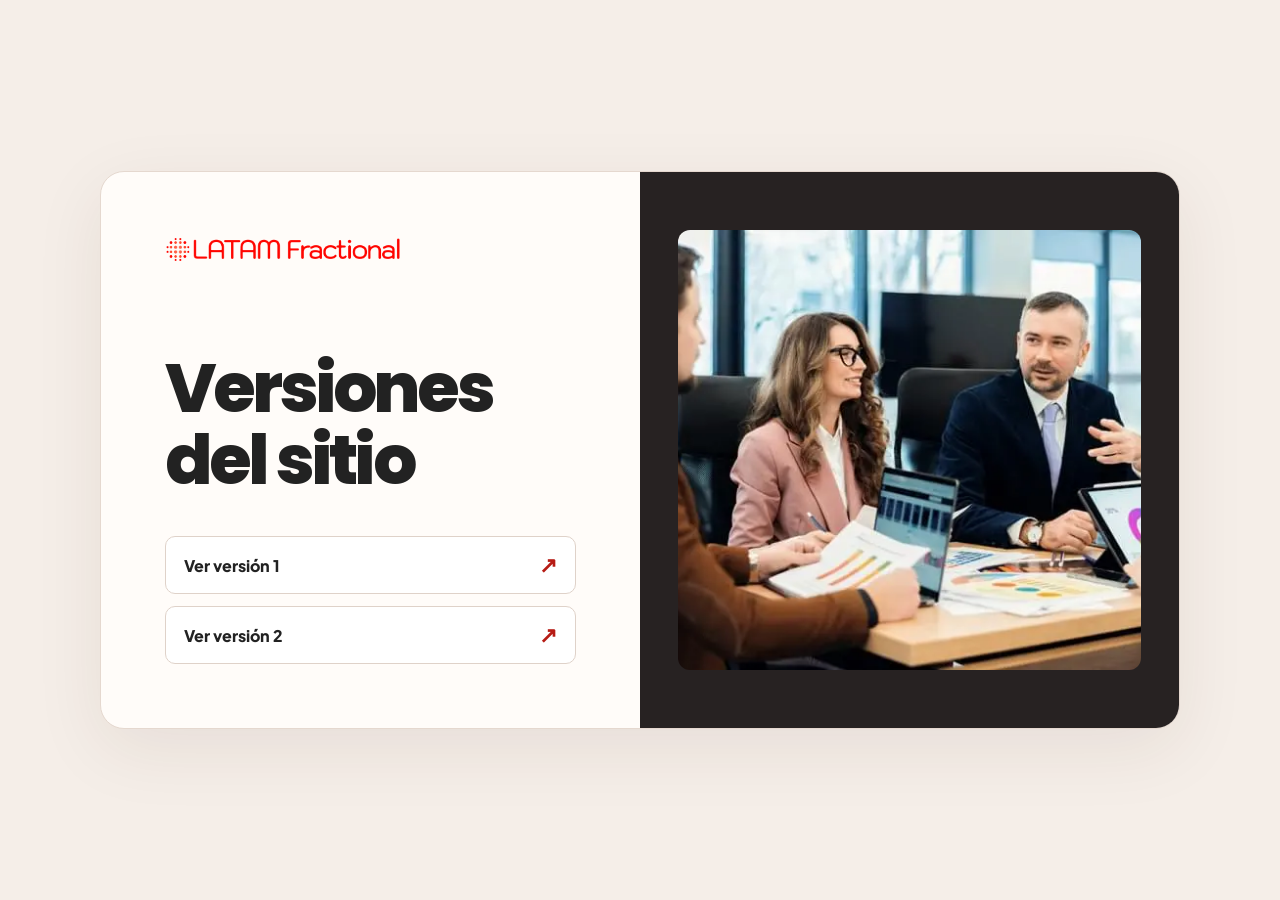
<file: index.html>
<!doctype html>
<html lang="es">
<head>
    <meta charset="utf-8">
    <meta name="viewport" content="width=device-width, initial-scale=1">
    <title>Latam Fractional | Versiones del sitio</title>
    <link rel="icon" href="./imagenes/Favicon-LF-150x150.png">
    <link rel="stylesheet" href="./style.css">
</head>
<body>
    <main class="portada">
        <div class="contenido">
            <img class="marca" src="./imagenes/Logo_LF.png" width="1445" height="164" alt="Latam Fractional">
            <h1>Versiones<br>del sitio</h1>
            <nav aria-label="Versiones del sitio">
                <a class="version" href="./latamFractional.html">
                    Ver versión 1 <span aria-hidden="true">↗</span>
                </a>
                <a class="version" href="./latamFractional-2.html">
                    Ver versión 2 <span aria-hidden="true">↗</span>
                </a>
            </nav>
        </div>
        <div class="visual" aria-hidden="true">
            <img src="./imagenes/Latam-Fractional_banner.webp" width="800" height="450" alt="">
        </div>
    </main>
</body>
</html>
</file>
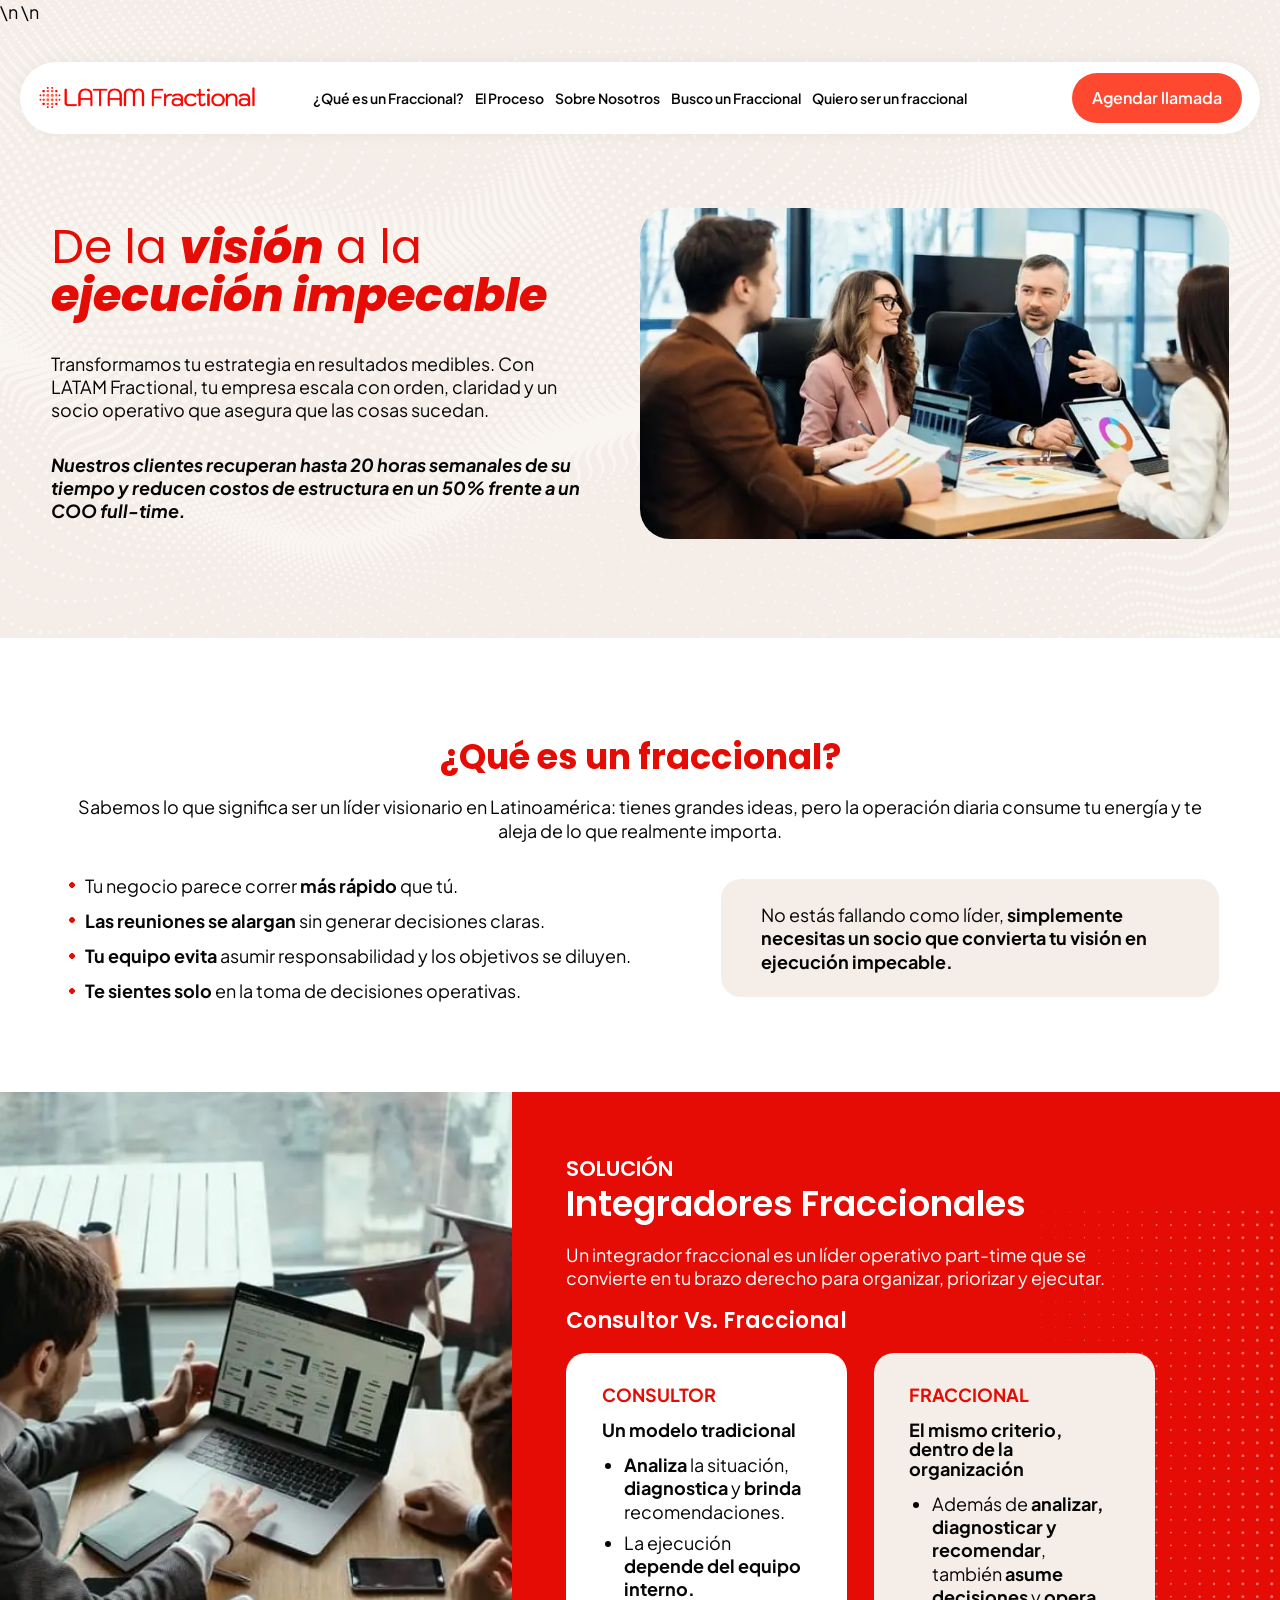
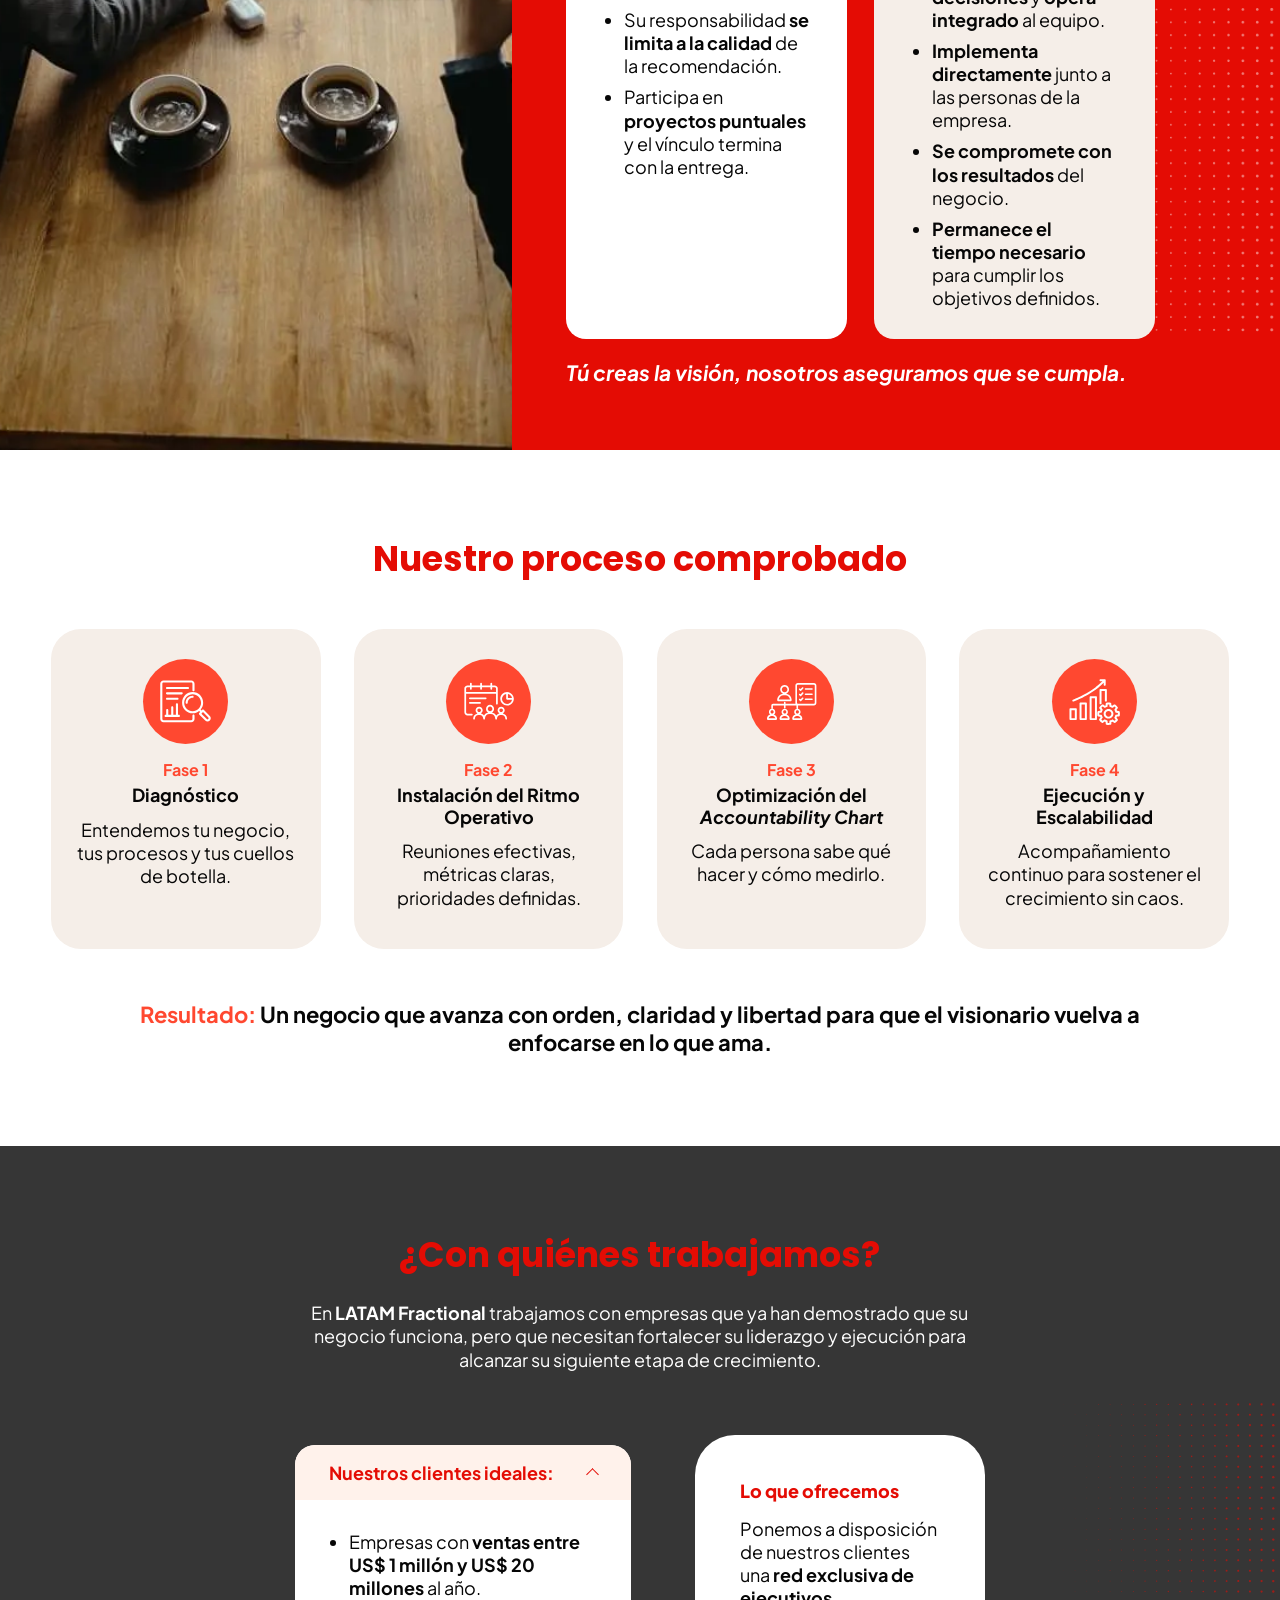
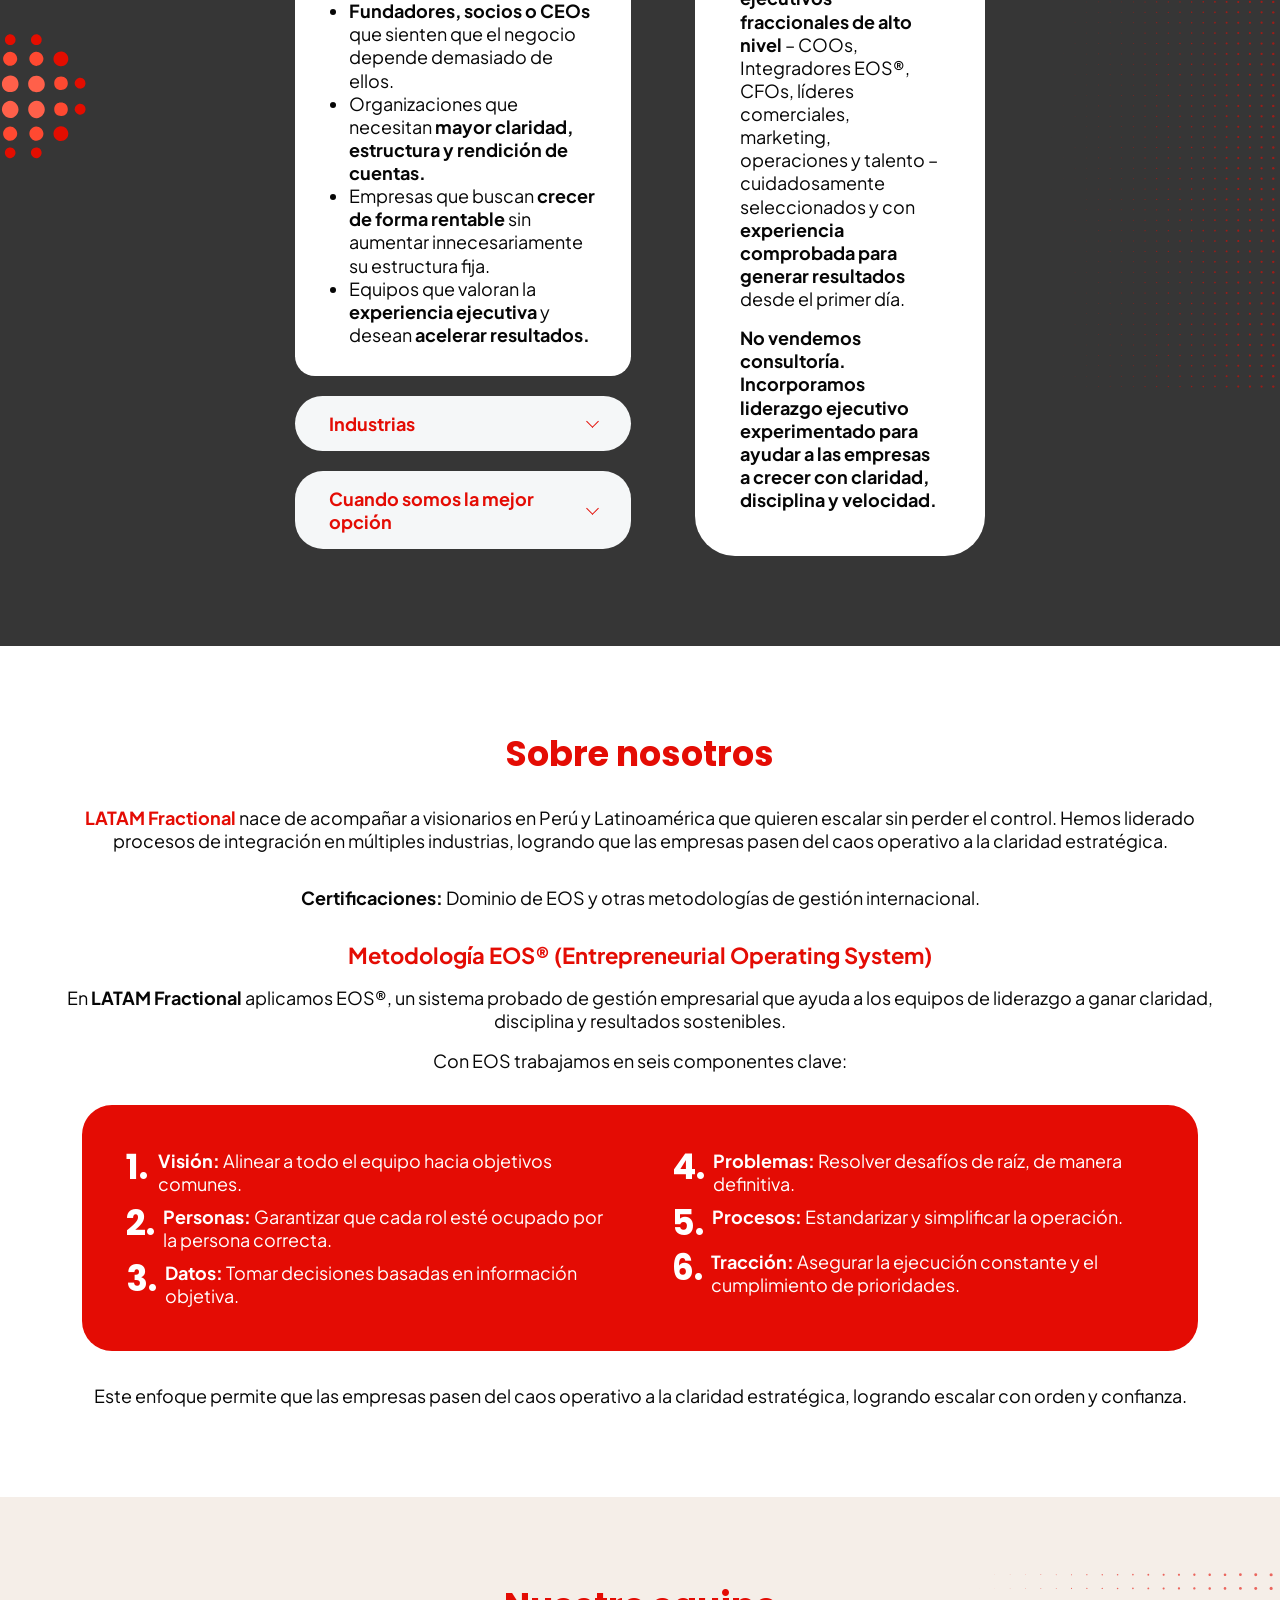
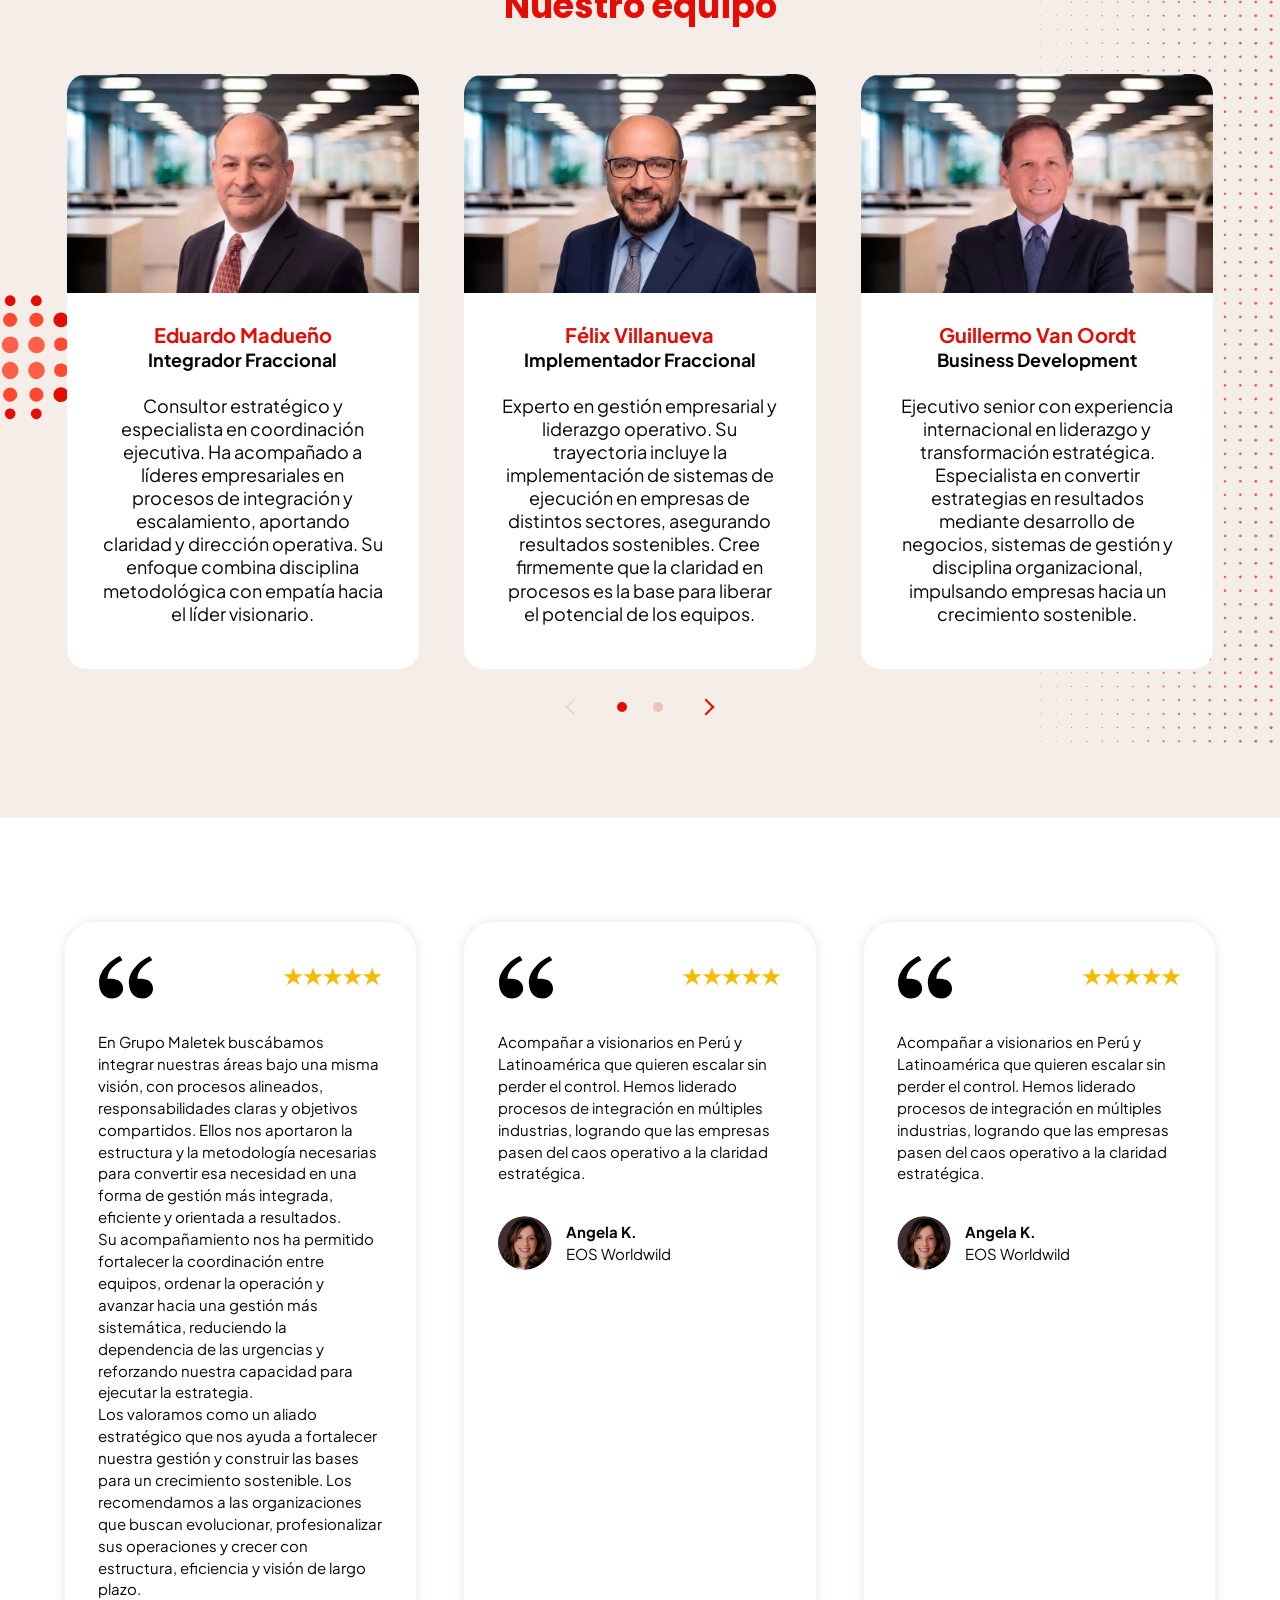
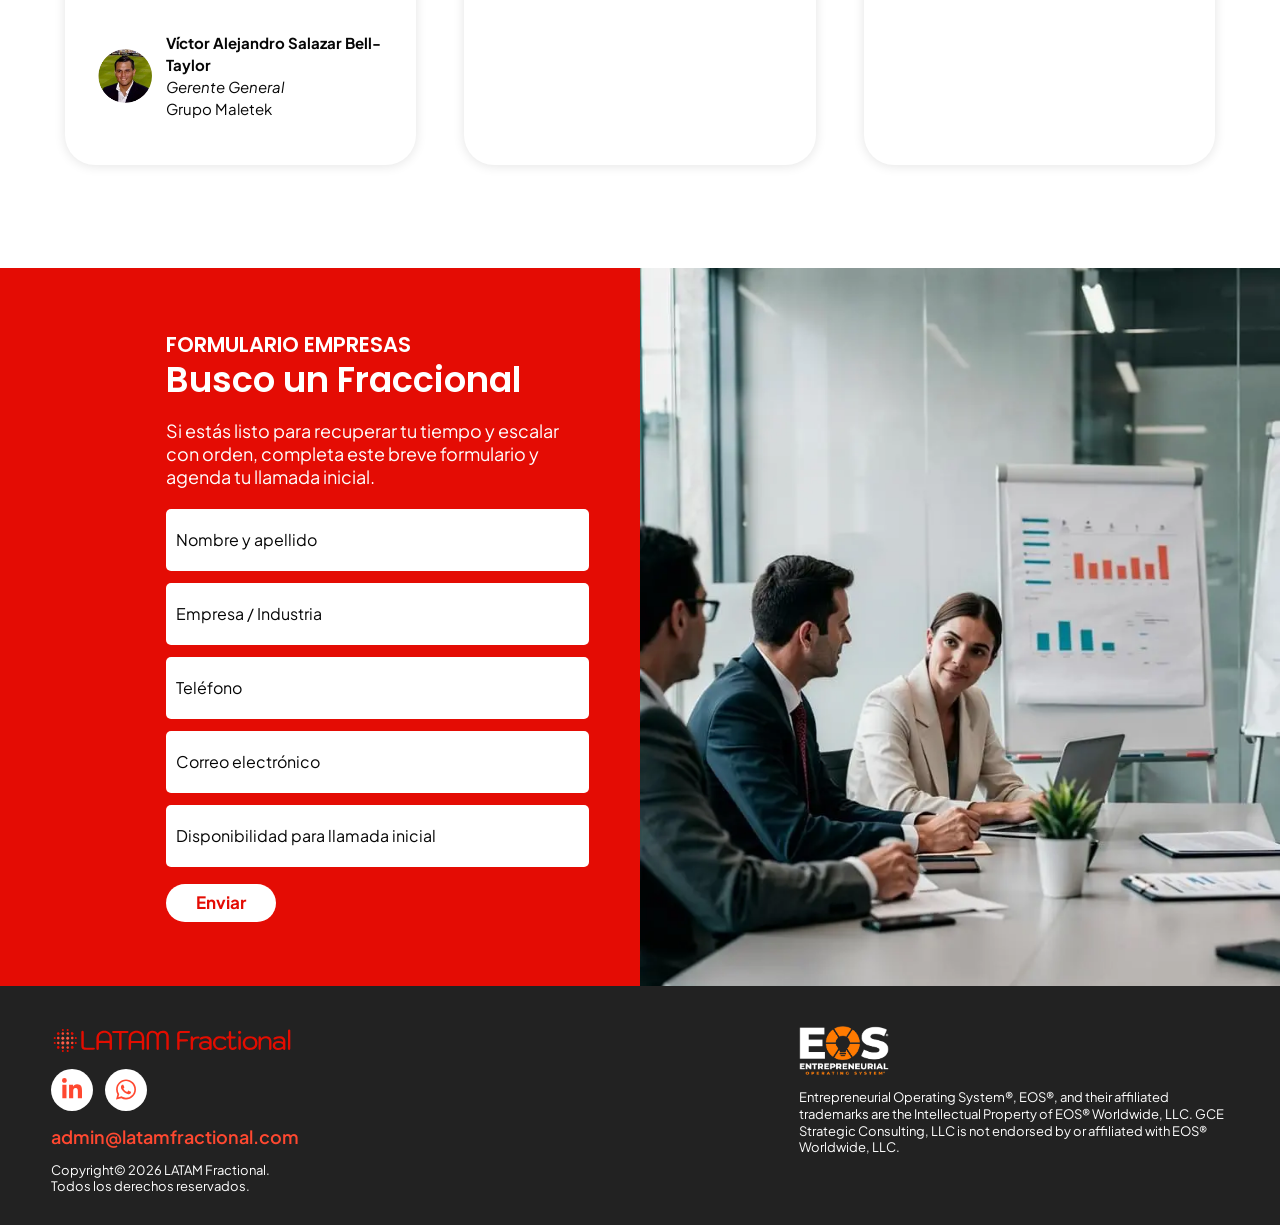
<file: latamFractional-2.html>
<!DOCTYPE html>
<html lang="es">
<head>
    <meta charset="UTF-8">
    <meta name="viewport" content="width=device-width, initial-scale=1.0">
    <title>Latam Fractional</title>
    <link rel="icon" href="imagenes/Favicon-LF-150x150.png">
    <link rel="stylesheet" href="latamFractional-2.css">
    <link rel="stylesheet" href="formulario-empresas.css">\n    <script src="latamFractional-2.js" defer></script>\n    <script src="formulario-empresas.js" defer></script>
</head>
<body id="inicio">
    <header class="ctnHeader">
        <div class="header">
            <a class="logo" href="#inicio">
                <img src="imagenes/Logo_LF.png" width="1445" height="164" alt="Latam Fractional · Inicio">
            </a>
            <button class="botonMenu" type="button" aria-controls="menuPrincipal" aria-expanded="false" hidden>
                <span class="soloLectores">Menú de navegación</span>
                <span class="lineasMenu" aria-hidden="true"></span>
            </button>
            <nav class="menuPrincipal" id="menuPrincipal" aria-label="Navegación principal">
                <div class="enlacesMenu">
                    <a href="#que-es-un-fraccional">¿Qué es un Fraccional?</a>
                    <a href="#proceso">El Proceso</a>
                    <a href="#nosotros">Sobre Nosotros</a>
                    <a href="#busco-fraccional">Busco un Fraccional</a>
                    <a href="https://latamfractional.com/quiero-ser-un-fraccional/">Quiero ser un fraccional</a>
                </div>
                <a class="boton" href="https://calendar.app.google/sDXzYWVhMBk7jKmW8" target="_blank" rel="noopener">Agendar llamada</a>
            </nav>
        </div>
    </header>

    <main>
        <!-- B1 · Banner -->
        <section class="ctnBloque B1 ctnBanner" aria-labelledby="tituloBanner">
            <div class="bloque">
                <div class="columna" data-entrada="sube">
                    <h1 id="tituloBanner">De la <em>visión</em> a la <em class="remateBanner">ejecución impecable</em></h1>
                    <p>Transformamos tu estrategia en resultados medibles. Con LATAM Fractional, tu empresa escala con orden, claridad y un socio operativo que asegura que las cosas sucedan.</p>
                    <p><strong><em>Nuestros clientes recuperan hasta 20 horas semanales de su tiempo y reducen costos de estructura en un 50% frente a un COO full-time.</em></strong></p>
                </div>
                <img class="fotoBanner" data-entrada="derecha" src="imagenes/Latam-Fractional_banner.webp" width="800" height="450" alt="">
            </div>
        </section>

        <!-- B2 · Qué es un fraccional -->
        <section class="ctnBloque B2" id="que-es-un-fraccional" aria-labelledby="tituloFraccional">
            <div class="bloque" data-entrada="sube">
                <h2 id="tituloFraccional">¿Qué es un fraccional?</h2>
                <p>Sabemos lo que significa ser un líder visionario en Latinoamérica: tienes grandes ideas, pero la operación diaria consume tu energía y te aleja de lo que realmente importa.</p>
                <div class="situaciones">
                    <ul class="listaChecks">
                        <li>Tu negocio parece correr <strong>más rápido</strong> que tú.</li>
                        <li><strong>Las reuniones se alargan</strong> sin generar decisiones claras.</li>
                        <li><strong>Tu equipo evita</strong> asumir responsabilidad y los objetivos se diluyen.</li>
                        <li><strong>Te sientes solo</strong> en la toma de decisiones operativas.</li>
                    </ul>
                    <p class="nota">No estás fallando como líder, <strong>simplemente necesitas un socio que convierta tu visión en ejecución impecable.</strong></p>
                </div>
            </div>
        </section>

        <!-- B3 · Solución y comparación -->
        <section class="ctnBloque B3" aria-labelledby="tituloSolucion">
            <div class="bloque">
                <div class="fotoSeccion fotoSolucion" aria-hidden="true"></div>
                <div class="columna panelRojo">
                    <div class="grupoTitulo" data-entrada="sube">
                        <p class="sobreTitulo">Solución</p>
                        <h2 id="tituloSolucion">Integradores Fraccionales</h2>
                    </div>
                    <p>Un integrador fraccional es un líder operativo part-time que se convierte en tu brazo derecho para organizar, priorizar y ejecutar.</p>
                    <h3>Consultor Vs. Fraccional</h3>
                    <div class="comparacion">
                        <article class="tarjetaComparacion" data-entrada="izquierda">
                            <p class="marca"><strong>CONSULTOR</strong></p>
                            <h4>Un modelo tradicional</h4>
                            <ul>
                                <li><strong>Analiza</strong> la situación, <strong>diagnostica</strong> y <strong>brinda</strong> recomendaciones.</li>
                                <li>La ejecución <strong>depende del equipo interno.</strong></li>
                                <li>Su responsabilidad <strong>se limita a la calidad</strong> de la recomendación.</li>
                                <li>Participa en <strong>proyectos puntuales</strong> y el vínculo termina con la entrega.</li>
                            </ul>
                        </article>
                        <article class="tarjetaComparacion" data-entrada="derecha">
                            <p class="marca"><strong>FRACCIONAL</strong></p>
                            <h4>El mismo criterio, dentro de la organización</h4>
                            <ul>
                                <li>Además de <strong>analizar, diagnosticar y recomendar</strong>, también <strong>asume decisiones</strong> y <strong>opera integrado</strong> al equipo.</li>
                                <li><strong>Implementa directamente</strong> junto a las personas de la empresa.</li>
                                <li><strong>Se compromete con los resultados</strong> del negocio.</li>
                                <li><strong>Permanece el tiempo necesario</strong> para cumplir los objetivos definidos.</li>
                            </ul>
                        </article>
                    </div>
                    <p class="fraseSolucion" data-entrada="sube">Tú creas la visión, nosotros aseguramos que se cumpla.</p>
                </div>
            </div>
        </section>

        <!-- B4 · Proceso -->
        <section class="ctnBloque B4" id="proceso" aria-labelledby="tituloProceso">
            <div class="bloque">
                <h2 id="tituloProceso" data-entrada="sube">Nuestro proceso comprobado</h2>
                <div class="carruselFases" data-carrusel="fase">
                    <div class="fases pistaCarrusel" id="fasesProceso" tabindex="0" aria-label="Fases del proceso">
                        <article class="fase" data-entrada="sube">
                            <div class="encabezadoFase">
                                <span class="iconoFase"><img src="imagenes/icono-diagnostico.svg" alt=""></span>
                                <h3><span>Fase 1</span> Diagnóstico</h3>
                            </div>
                            <p>Entendemos tu negocio, tus procesos y tus cuellos de botella.</p>
                        </article>
                        <article class="fase" data-entrada="sube">
                            <div class="encabezadoFase">
                                <span class="iconoFase"><img src="imagenes/icono-ritmo.svg" alt=""></span>
                                <h3><span>Fase 2</span> Instalación del Ritmo Operativo</h3>
                            </div>
                            <p>Reuniones efectivas, métricas claras, prioridades definidas.</p>
                        </article>
                        <article class="fase" data-entrada="sube">
                            <div class="encabezadoFase">
                                <span class="iconoFase"><img src="imagenes/icono-organizacion.svg" alt=""></span>
                                <h3><span>Fase 3</span> Optimización del <em>Accountability Chart</em></h3>
                            </div>
                            <p>Cada persona sabe qué hacer y cómo medirlo.</p>
                        </article>
                        <article class="fase" data-entrada="sube">
                            <div class="encabezadoFase">
                                <span class="iconoFase"><img src="imagenes/icono-escalabilidad.svg" alt=""></span>
                                <h3><span>Fase 4</span> Ejecución y Escalabilidad</h3>
                            </div>
                            <p>Acompañamiento continuo para sostener el crecimiento sin caos.</p>
                        </article>
                    </div>
                    <div class="controlesCarrusel" hidden>
                        <button class="flechaCarrusel" data-paso="-1" type="button" aria-label="Fase anterior" aria-controls="fasesProceso"></button>
                        <div class="puntosCarrusel" aria-label="Posición del carrusel"></div>
                        <button class="flechaCarrusel" data-paso="1" type="button" aria-label="Fase siguiente" aria-controls="fasesProceso"></button>
                    </div>
                </div>
                <p class="resultado" data-entrada="sube"><span>Resultado:</span> Un negocio que avanza con orden, claridad y libertad para que el visionario vuelva a enfocarse en lo que ama.</p>
            </div>
        </section>

        <!-- B5 · Clientes y oferta -->
        <section class="ctnBloque B5" aria-labelledby="tituloClientes">
            <div class="bloque">
                <h2 id="tituloClientes" data-entrada="sube">¿Con quiénes trabajamos?</h2>
                <p>En <strong>LATAM Fractional</strong> trabajamos con empresas que ya han demostrado que su negocio funciona, pero que necesitan fortalecer su liderazgo y ejecución para alcanzar su siguiente etapa de crecimiento.</p>
                <div class="columnasClientes">
                    <div class="acordeon" data-entrada="izquierda">
                        <details name="perfilClientes" open>
                            <summary>Nuestros clientes ideales:</summary>
                            <div class="contenidoAcordeon">
                                <ul>
                                    <li>Empresas con <strong>ventas entre US$ 1 millón y US$ 20 millones</strong> al año.</li>
                                    <li><strong>Fundadores, socios o CEOs</strong> que sienten que el negocio depende demasiado de ellos.</li>
                                    <li>Organizaciones que necesitan <strong>mayor claridad, estructura y rendición de cuentas.</strong></li>
                                    <li>Empresas que buscan <strong>crecer de forma rentable</strong> sin aumentar innecesariamente su estructura fija.</li>
                                    <li>Equipos que valoran la <strong>experiencia ejecutiva</strong> y desean <strong>acelerar resultados.</strong></li>
                                </ul>
                            </div>
                        </details>
                        <details name="perfilClientes">
                            <summary>Industrias</summary>
                            <div class="contenidoAcordeon">
                                <p>Trabajamos con empresas de múltiples sectores, incluyendo:</p>
                                <ul>
                                    <li>Servicios profesionales</li>
                                    <li>Manufactura</li>
                                    <li>Distribución</li>
                                    <li>Construcción</li>
                                    <li>Home Services</li>
                                    <li>Tecnología</li>
                                    <li>Salud</li>
                                    <li>Educación</li>
                                    <li>Retail y consumo</li>
                                    <li>Familias empresarias</li>
                                </ul>
                            </div>
                        </details>
                        <details name="perfilClientes">
                            <summary>Cuando somos la mejor opción</summary>
                            <div class="contenidoAcordeon">
                                <p>Somos el socio ideal cuando una empresa:</p>
                                <ul>
                                    <li>Está <strong>creciendo más rápido</strong> de lo que sus procesos pueden soportar.</li>
                                    <li><strong>Necesita liderazgo ejecutivo,</strong> pero aún no justifica un ejecutivo de tiempo completo.</li>
                                    <li><strong>Requiere alinear a sus socios y equipo directivo</strong> bajo una misma estrategia.</li>
                                    <li>Quiere implementar <strong>disciplina operativa, métricas y un sistema de ejecución.</strong></li>
                                    <li>Busca escalar con <strong>mayor rentabilidad y menor riesgo.</strong></li>
                                </ul>
                            </div>
                        </details>
                    </div>
                    <div class="columna oferta" data-entrada="derecha">
                        <h3>Lo que ofrecemos</h3>
                        <p>Ponemos a disposición de nuestros clientes una <strong>red exclusiva de ejecutivos fraccionales de alto nivel</strong> – COOs, Integradores EOS®, CFOs, líderes comerciales, marketing, operaciones y talento – cuidadosamente seleccionados y con <strong>experiencia comprobada para generar resultados</strong> desde el primer día.</p>
                        <p><strong>No vendemos consultoría. Incorporamos liderazgo ejecutivo experimentado para ayudar a las empresas a crecer con claridad, disciplina y velocidad.</strong></p>
                    </div>
                </div>
            </div>
        </section>

        <!-- B6 · Sobre nosotros y metodología EOS -->
        <section class="ctnBloque B6" id="nosotros" aria-labelledby="tituloNosotros">
            <div class="bloque">
                <h2 id="tituloNosotros" data-entrada="sube">Sobre nosotros</h2>
                <p><strong class="marca">LATAM Fractional</strong> nace de acompañar a visionarios en Perú y Latinoamérica que quieren escalar sin perder el control. Hemos liderado procesos de integración en múltiples industrias, logrando que las empresas pasen del caos operativo a la claridad estratégica.</p>
                <p><strong>Certificaciones:</strong> Dominio de EOS y otras metodologías de gestión internacional.</p>
                <div class="columna introduccionEos" data-entrada="sube">
                    <h3>Metodología EOS® (Entrepreneurial Operating System)</h3>
                    <p>En <strong>LATAM Fractional</strong> aplicamos EOS®, un sistema probado de gestión empresarial que ayuda a los equipos de liderazgo a ganar claridad, disciplina y resultados sostenibles.</p>
                    <p>Con EOS trabajamos en seis componentes clave:</p>
                </div>
                <div class="componentes" data-entrada="sube">
                    <ol>
                        <li><span><strong>Visión:</strong> Alinear a todo el equipo hacia objetivos comunes.</span></li>
                        <li><span><strong>Personas:</strong> Garantizar que cada rol esté ocupado por la persona correcta.</span></li>
                        <li><span><strong>Datos:</strong> Tomar decisiones basadas en información objetiva.</span></li>
                    </ol>
                    <ol start="4">
                        <li><span><strong>Problemas:</strong> Resolver desafíos de raíz, de manera definitiva.</span></li>
                        <li><span><strong>Procesos:</strong> Estandarizar y simplificar la operación.</span></li>
                        <li><span><strong>Tracción:</strong> Asegurar la ejecución constante y el cumplimiento de prioridades.</span></li>
                    </ol>
                </div>
                <p>Este enfoque permite que las empresas pasen del caos operativo a la claridad estratégica, logrando escalar con orden y confianza.</p>
            </div>
        </section>

        <!-- B7 · Equipo -->
        <section class="ctnBloque B7" aria-labelledby="tituloEquipo">
            <div class="bloque">
                <h2 id="tituloEquipo" data-entrada="sube">Nuestro equipo</h2>
                <div class="carruselEquipo" data-carrusel="perfil" data-entrada="sube">
                    <div class="equipo pistaCarrusel" id="equipo" tabindex="0" aria-label="Perfiles del equipo">
                        <article class="perfil">
                            <img src="imagenes/Equipo_Eduardo.webp" alt="" loading="lazy">
                            <div class="descripcionPerfil">
                                <h3>Eduardo Madueño</h3>
                                <p><strong>Integrador Fraccional</strong></p>
                                <p>Consultor estratégico y especialista en coordinación ejecutiva. Ha acompañado a líderes empresariales en procesos de integración y escalamiento, aportando claridad y dirección operativa. Su enfoque combina disciplina metodológica con empatía hacia el líder visionario.</p>
                            </div>
                        </article>
                        <article class="perfil">
                            <img src="imagenes/Equipo_Felix.webp" alt="" loading="lazy">
                            <div class="descripcionPerfil">
                                <h3>Félix Villanueva</h3>
                                <p><strong>Implementador Fraccional</strong></p>
                                <p>Experto en gestión empresarial y liderazgo operativo. Su trayectoria incluye la implementación de sistemas de ejecución en empresas de distintos sectores, asegurando resultados sostenibles. Cree firmemente que la claridad en procesos es la base para liberar el potencial de los equipos.</p>
                            </div>
                        </article>
                        <article class="perfil">
                            <img src="imagenes/Equipo_Guillermo.webp" alt="" loading="lazy">
                            <div class="descripcionPerfil">
                                <h3>Guillermo Van Oordt</h3>
                                <p><strong>Business Development</strong></p>
                                <p>Ejecutivo senior con experiencia internacional en liderazgo y transformación estratégica. Especialista en convertir estrategias en resultados mediante desarrollo de negocios, sistemas de gestión y disciplina organizacional, impulsando empresas hacia un crecimiento sostenible.</p>
                            </div>
                        </article>
                        <article class="perfil">
                            <img src="imagenes/Equipo_Guillermo.webp" alt="" loading="lazy">
                            <div class="descripcionPerfil">
                                <h3>Guillermo Van Oordt</h3>
                                <p><strong>Business Development</strong></p>
                                <p>Ejecutivo senior con experiencia internacional en liderazgo y transformación estratégica. Especialista en convertir estrategias en resultados mediante desarrollo de negocios, sistemas de gestión y disciplina organizacional, impulsando empresas hacia un crecimiento sostenible.</p>
                            </div>
                        </article>
                    </div>
                    <div class="controlesEquipo controlesCarrusel" hidden>
                        <button class="flechaEquipo flechaCarrusel" data-paso="-1" type="button" aria-label="Perfil anterior" aria-controls="equipo"></button>
                        <div class="puntosEquipo puntosCarrusel" aria-label="Posición del carrusel"></div>
                        <button class="flechaEquipo flechaCarrusel" data-paso="1" type="button" aria-label="Perfil siguiente" aria-controls="equipo"></button>
                    </div>
                </div>
            </div>
        </section>

        <!-- Testimonios -->
        <section class="ctnBloque BTestimonios" aria-label="Testimonios">
            <div class="bloque" data-carrusel="testimonio">
                <div class="testimonios pistaCarrusel" id="testimonios" tabindex="0" aria-label="Testimonios de clientes">
                    <article class="testimonio">
                        <div class="cabeceraTestimonio">
                            <img class="comillasTestimonio" src="imagenes/icono-testimonio.svg" alt="">
                            <img class="estrellasTestimonio" src="imagenes/Testimonios_estrellas.jpg" width="346" height="71" alt="5 de 5 estrellas">
                        </div>
                        <blockquote class="citaTestimonio">
                            <p>En Grupo Maletek buscábamos integrar nuestras áreas bajo una misma visión, con procesos alineados, responsabilidades claras y objetivos compartidos. Ellos nos aportaron la estructura y la metodología necesarias para convertir esa necesidad en una forma de gestión más integrada, eficiente y orientada a resultados.</p>
                            <p>Su acompañamiento nos ha permitido fortalecer la coordinación entre equipos, ordenar la operación y avanzar hacia una gestión más sistemática, reduciendo la dependencia de las urgencias y reforzando nuestra capacidad para ejecutar la estrategia.</p>
                            <p>Los valoramos como un aliado estratégico que nos ayuda a fortalecer nuestra gestión y construir las bases para un crecimiento sostenible. Los recomendamos a las organizaciones que buscan evolucionar, profesionalizar sus operaciones y crecer con estructura, eficiencia y visión de largo plazo.</p>
                        </blockquote>
                        <div class="autorTestimonio">
                            <img src="imagenes/Testimonios_persona_01.jpg" width="206" height="204" alt="" loading="lazy">
                            <p><strong>Víctor Alejandro Salazar Bell-Taylor</strong><br><em>Gerente General</em><br>Grupo Maletek</p>
                        </div>
                    </article>
                    <article class="testimonio">
                        <div class="cabeceraTestimonio">
                            <img class="comillasTestimonio" src="imagenes/icono-testimonio.svg" alt="">
                            <img class="estrellasTestimonio" src="imagenes/Testimonios_estrellas.jpg" width="346" height="71" alt="5 de 5 estrellas">
                        </div>
                        <blockquote class="citaTestimonio">
                            <p>Acompañar a visionarios en Perú y Latinoamérica que quieren escalar sin perder el control. Hemos liderado procesos de integración en múltiples industrias, logrando que las empresas pasen del caos operativo a la claridad estratégica.</p>
                        </blockquote>
                        <div class="autorTestimonio">
                            <img src="imagenes/Testimonios_persona.jpg" width="206" height="204" alt="" loading="lazy">
                            <p><strong>Angela K.</strong><br>EOS Worldwild</p>
                        </div>
                    </article>
                    <article class="testimonio">
                        <div class="cabeceraTestimonio">
                            <img class="comillasTestimonio" src="imagenes/icono-testimonio.svg" alt="">
                            <img class="estrellasTestimonio" src="imagenes/Testimonios_estrellas.jpg" width="346" height="71" alt="5 de 5 estrellas">
                        </div>
                        <blockquote class="citaTestimonio">
                            <p>Acompañar a visionarios en Perú y Latinoamérica que quieren escalar sin perder el control. Hemos liderado procesos de integración en múltiples industrias, logrando que las empresas pasen del caos operativo a la claridad estratégica.</p>
                        </blockquote>
                        <div class="autorTestimonio">
                            <img src="imagenes/Testimonios_persona.jpg" width="206" height="204" alt="" loading="lazy">
                            <p><strong>Angela K.</strong><br>EOS Worldwild</p>
                        </div>
                    </article>
                </div>
                <div class="controlesCarrusel" hidden>
                    <button class="flechaCarrusel" data-paso="-1" type="button" aria-label="Testimonio anterior" aria-controls="testimonios"></button>
                    <div class="puntosCarrusel" aria-label="Posición de los testimonios"></div>
                    <button class="flechaCarrusel" data-paso="1" type="button" aria-label="Testimonio siguiente" aria-controls="testimonios"></button>
                </div>
            </div>
        </section>

        <!-- B8 · Contacto -->
        <section class="ctnBloque B8" id="busco-fraccional" aria-labelledby="tituloContacto">
            <div class="bloque">
                <div class="columna panelRojo">
                    <div class="grupoTitulo" data-entrada="sube">
                        <p class="sobreTitulo">Formulario empresas</p>
                        <h2 id="tituloContacto">Busco un Fraccional</h2>
                    </div>
                    <p>Si estás listo para recuperar tu tiempo y escalar con orden, completa este breve formulario y agenda tu llamada inicial.</p>
                    <div class="ctnFormulario" id="formulario-empresas">
                        <div class="formularioEmpresas" role="group" aria-labelledby="tituloContacto">
                            <div class="campoEmpresa">
                                <input id="empresa-nombre" type="text" autocomplete="off" placeholder=" ">
                                <label for="empresa-nombre">Nombre y apellido</label>
                            </div>
                            <div class="campoEmpresa">
                                <input id="empresa-organizacion" type="text" autocomplete="off" placeholder=" ">
                                <label for="empresa-organizacion">Empresa / Industria</label>
                            </div>
                            <div class="campoEmpresa">
                                <input id="empresa-telefono" type="tel" autocomplete="off" placeholder=" ">
                                <label for="empresa-telefono">Teléfono</label>
                            </div>
                            <div class="campoEmpresa">
                                <input id="empresa-correo" type="email" autocomplete="off" placeholder=" ">
                                <label for="empresa-correo">Correo electrónico</label>
                            </div>
                            <div class="campoEmpresa">
                                <input id="empresa-disponibilidad" type="text" autocomplete="off" placeholder=" ">
                                <label for="empresa-disponibilidad">Disponibilidad para llamada inicial</label>
                            </div>
                            <button class="botonEnviarEmpresa" type="button" disabled>Enviar</button>
                        </div>
                    </div>
                </div>
                <div class="fotoSeccion fotoContacto" data-entrada="derecha" aria-hidden="true"></div>
            </div>
        </section>
    </main>

    <a class="boton botonAgendaFlotante" href="https://calendar.app.google/sDXzYWVhMBk7jKmW8" target="_blank" rel="noopener">Agendar llamada</a>

    <!-- B9 · Pie de página -->
    <footer class="ctnBloque B9">
        <div class="bloque">
            <div class="columna contactoFooter">
                <a href="#inicio"><img class="logoFooter" src="imagenes/Logo_LF.svg" alt="Latam Fractional · Inicio" loading="lazy"></a>
                <div class="redes">
                    <a href="https://www.linkedin.com/company/latam-fractional/" target="_blank" rel="noopener" aria-label="LinkedIn"><img src="imagenes/icono-linkedin.svg" alt=""></a>
                    <a href="https://wa.me/51945330278" target="_blank" rel="noopener" aria-label="WhatsApp"><img src="imagenes/icono-whatsapp.svg" alt=""></a>
                </div>
                <a class="correo" href="mailto:admin@latamfractional.com">admin@latamfractional.com</a>
                <p>Copyright© 2026 LATAM Fractional.<br>Todos los derechos reservados.</p>
            </div>
            <div class="columna legalFooter">
                <img class="logoEos" src="imagenes/EOS-Logo.png" width="550" height="303" alt="EOS" loading="lazy">
                <p>Entrepreneurial Operating System®, EOS®, and their affiliated trademarks are the Intellectual Property of EOS® Worldwide, LLC. GCE Strategic Consulting, LLC is not endorsed by or affiliated with EOS® Worldwide, LLC.</p>
            </div>
        </div>
    </footer>
</body>
</html>
</file>
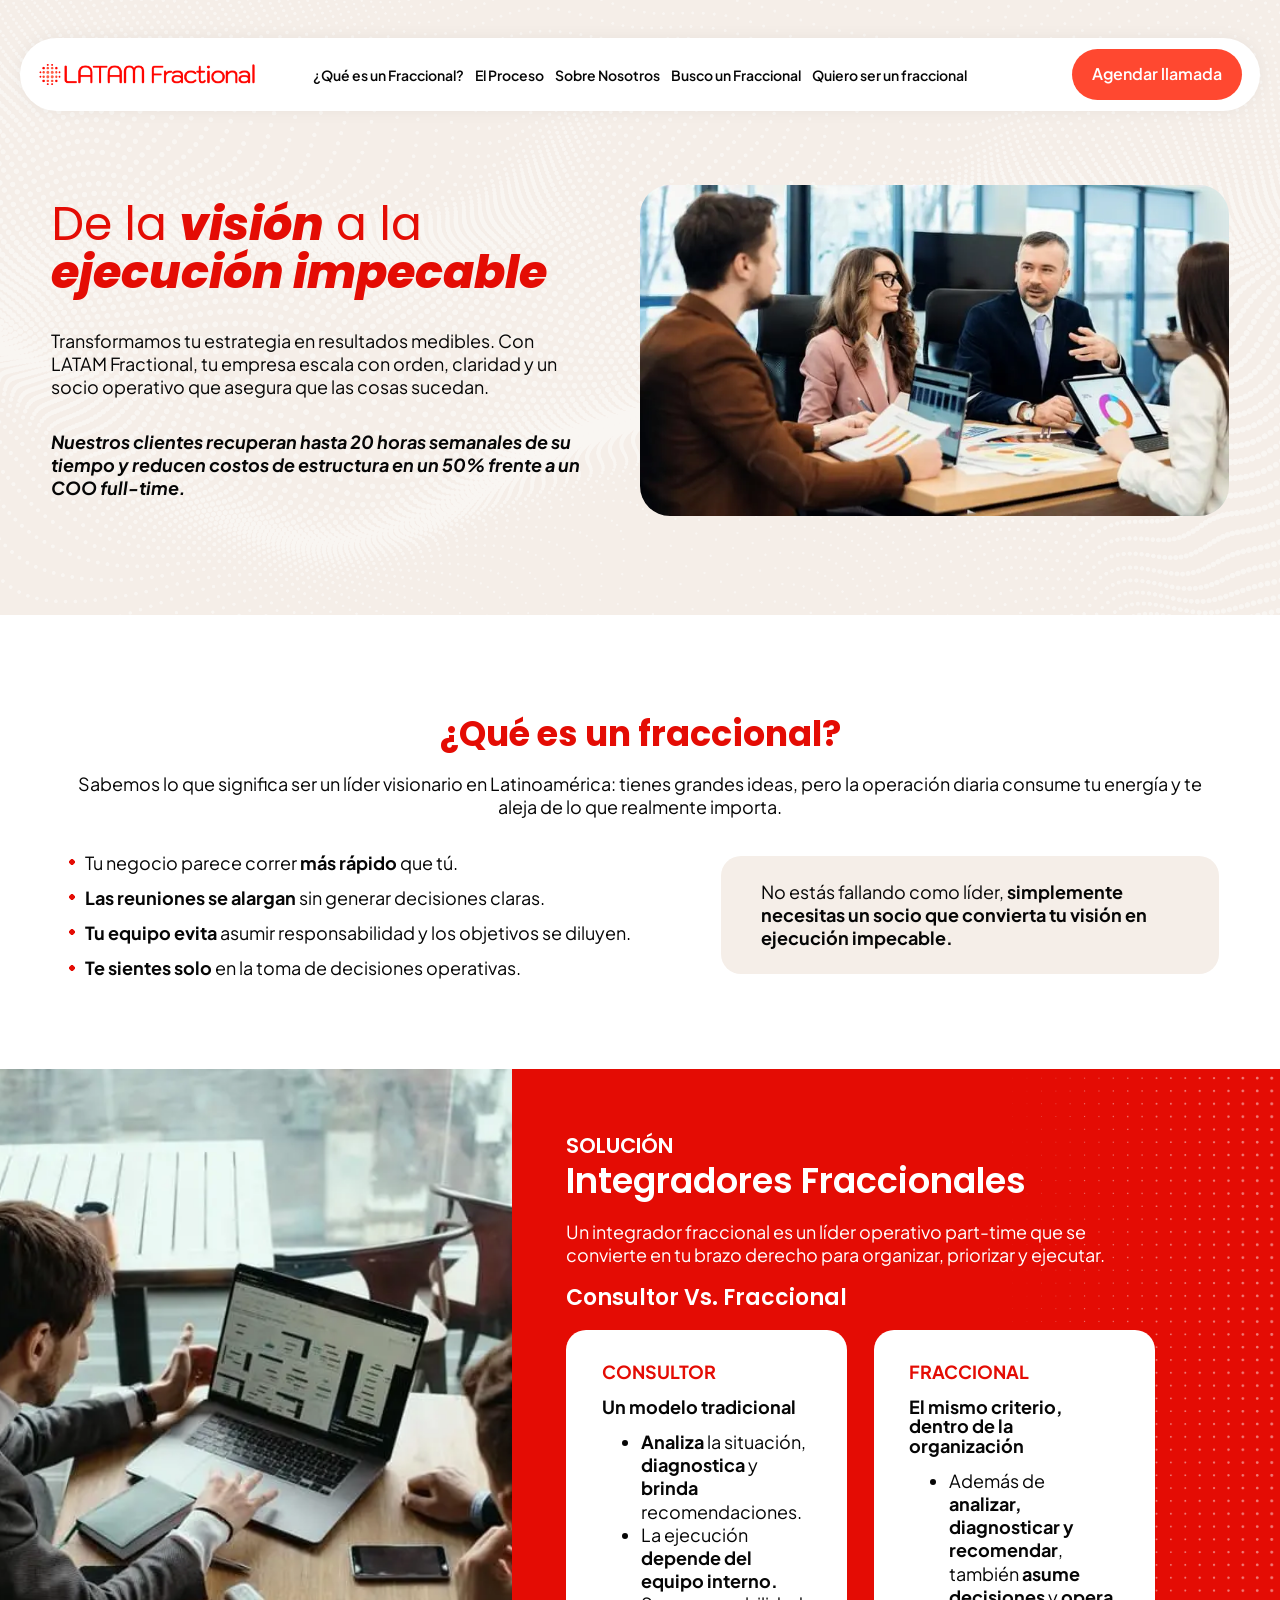
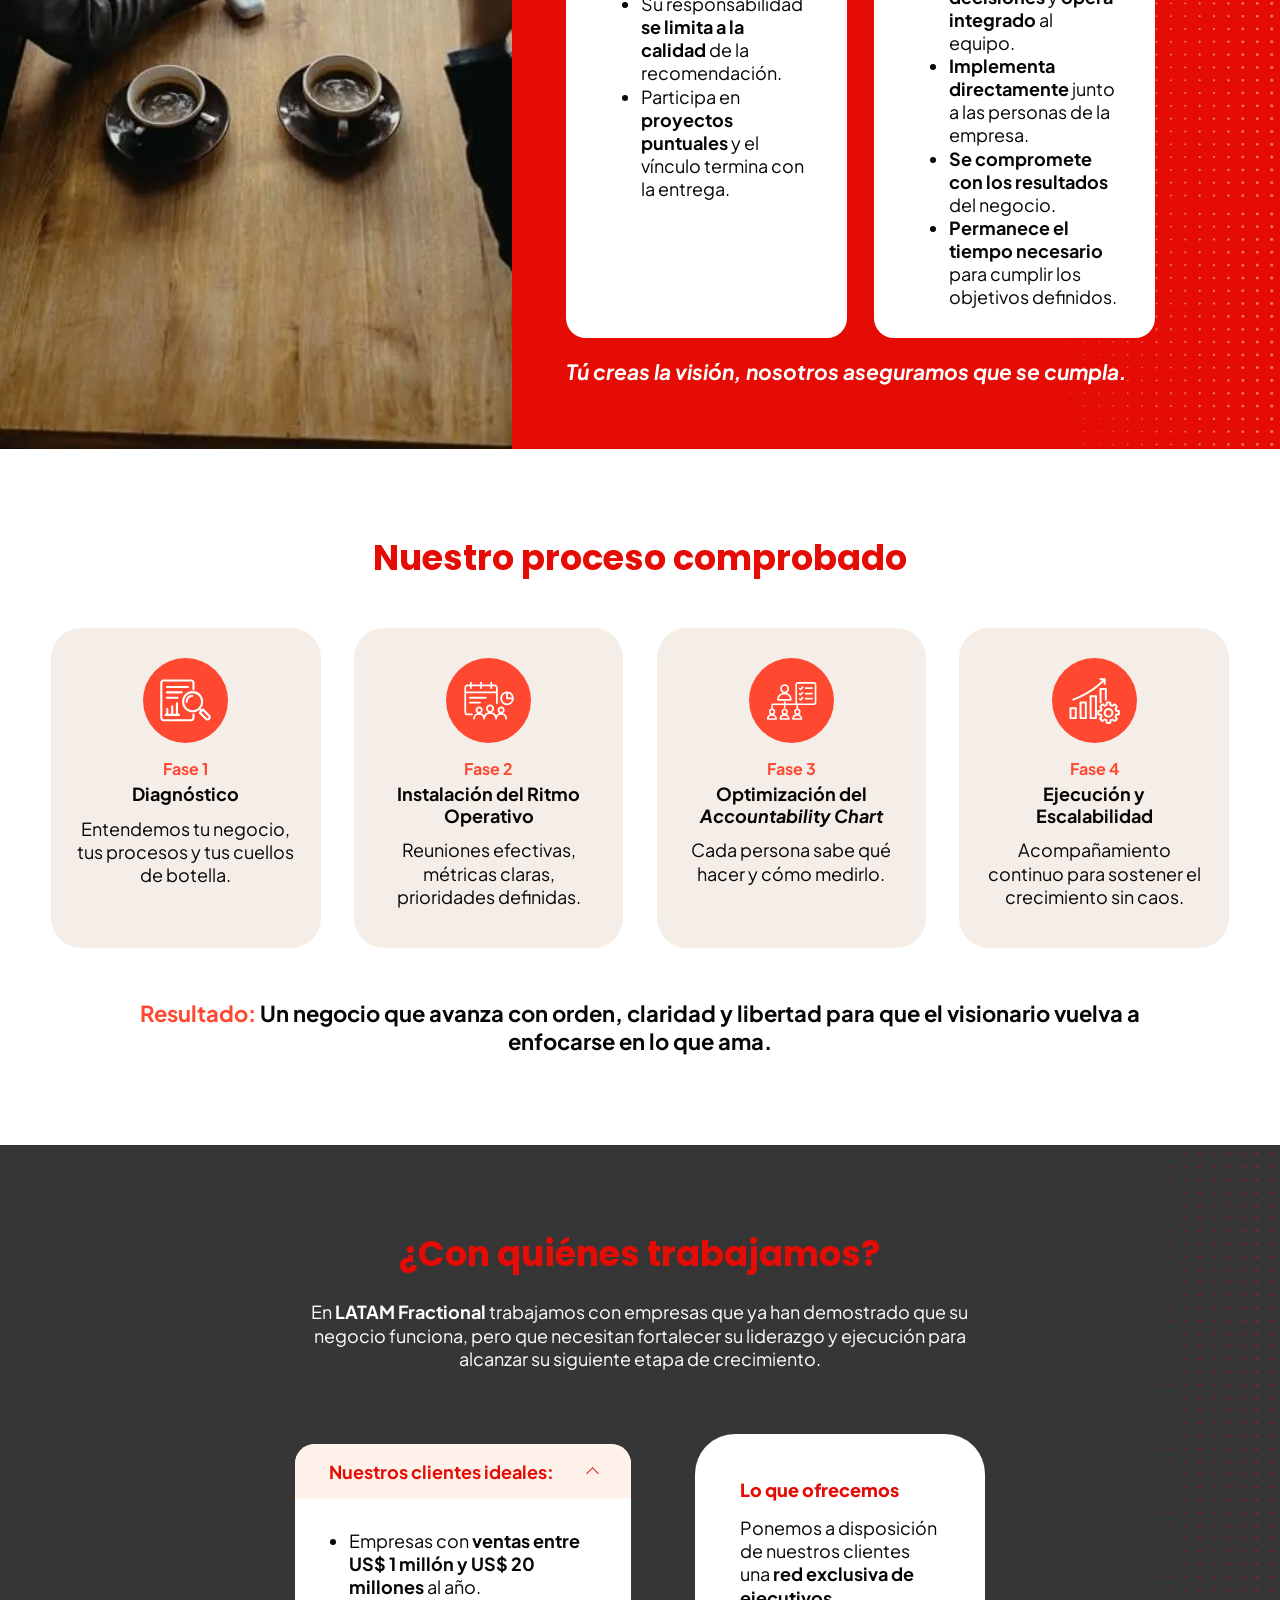
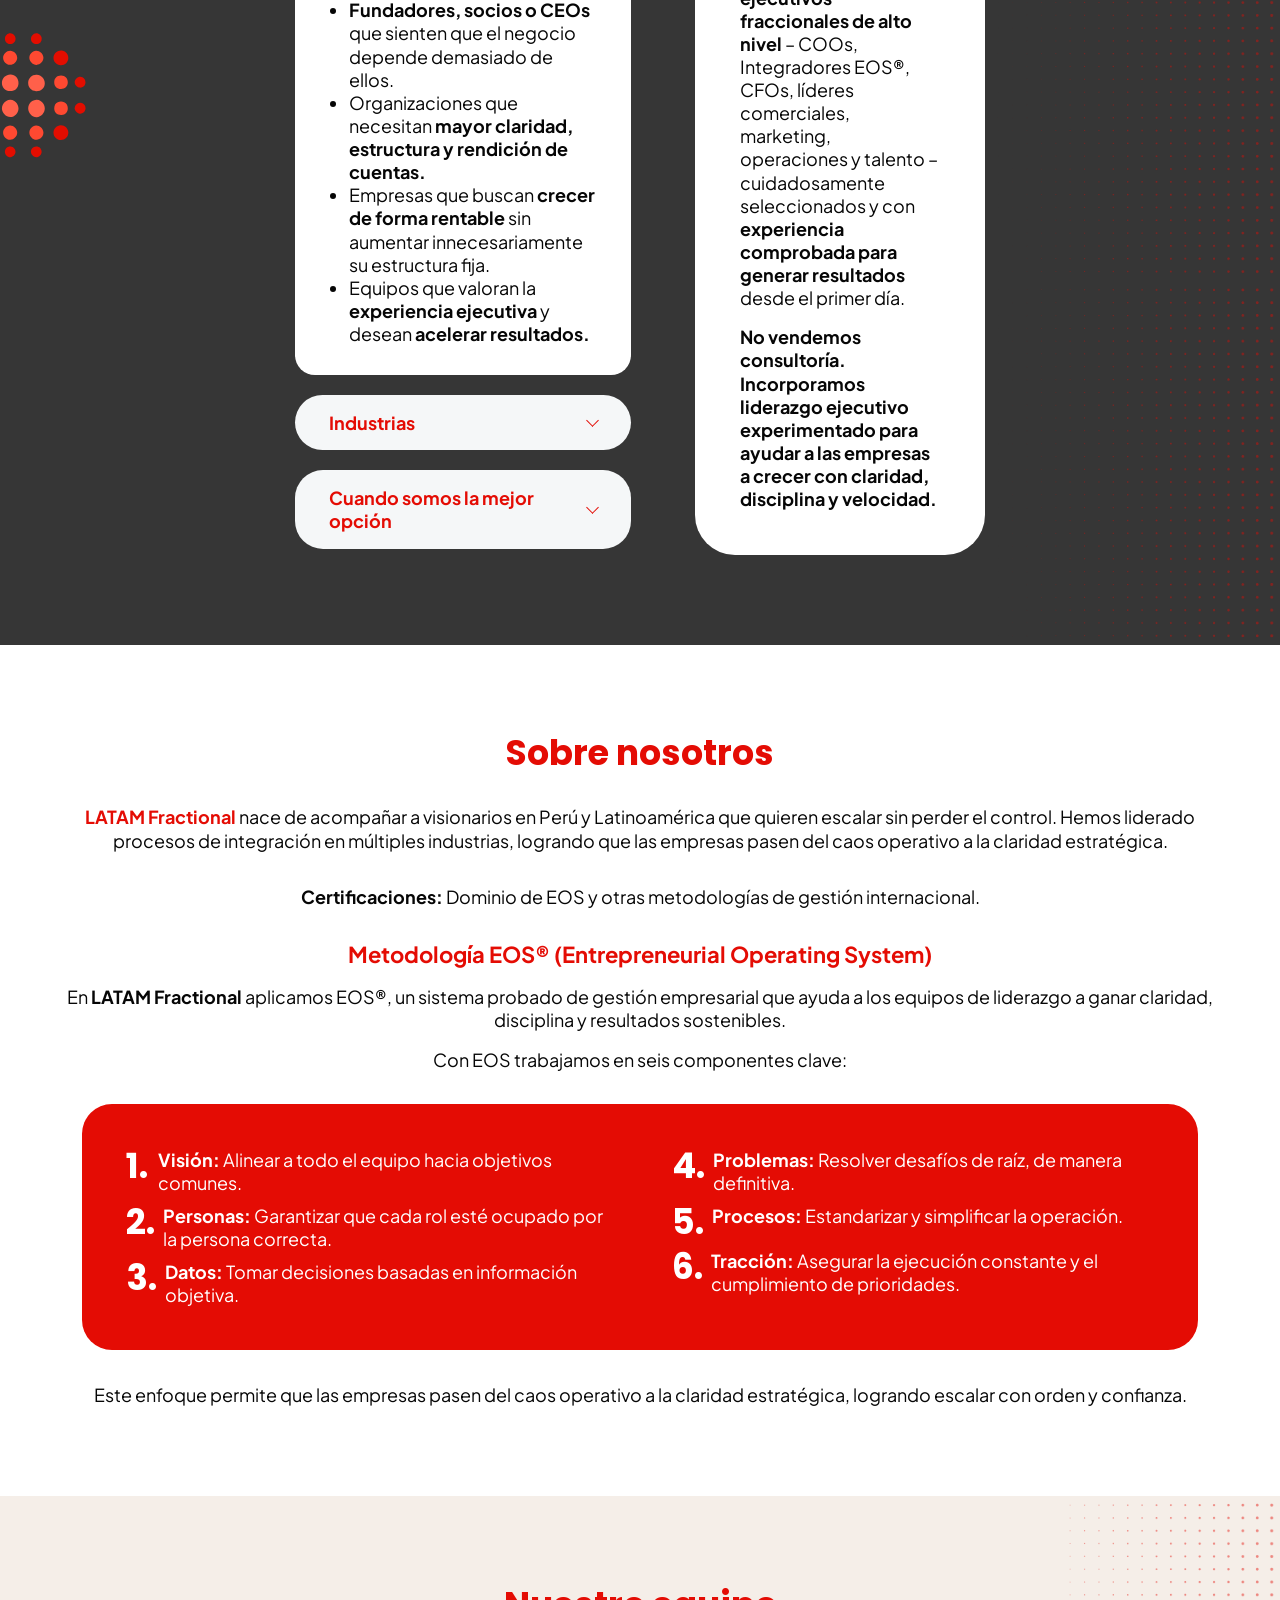
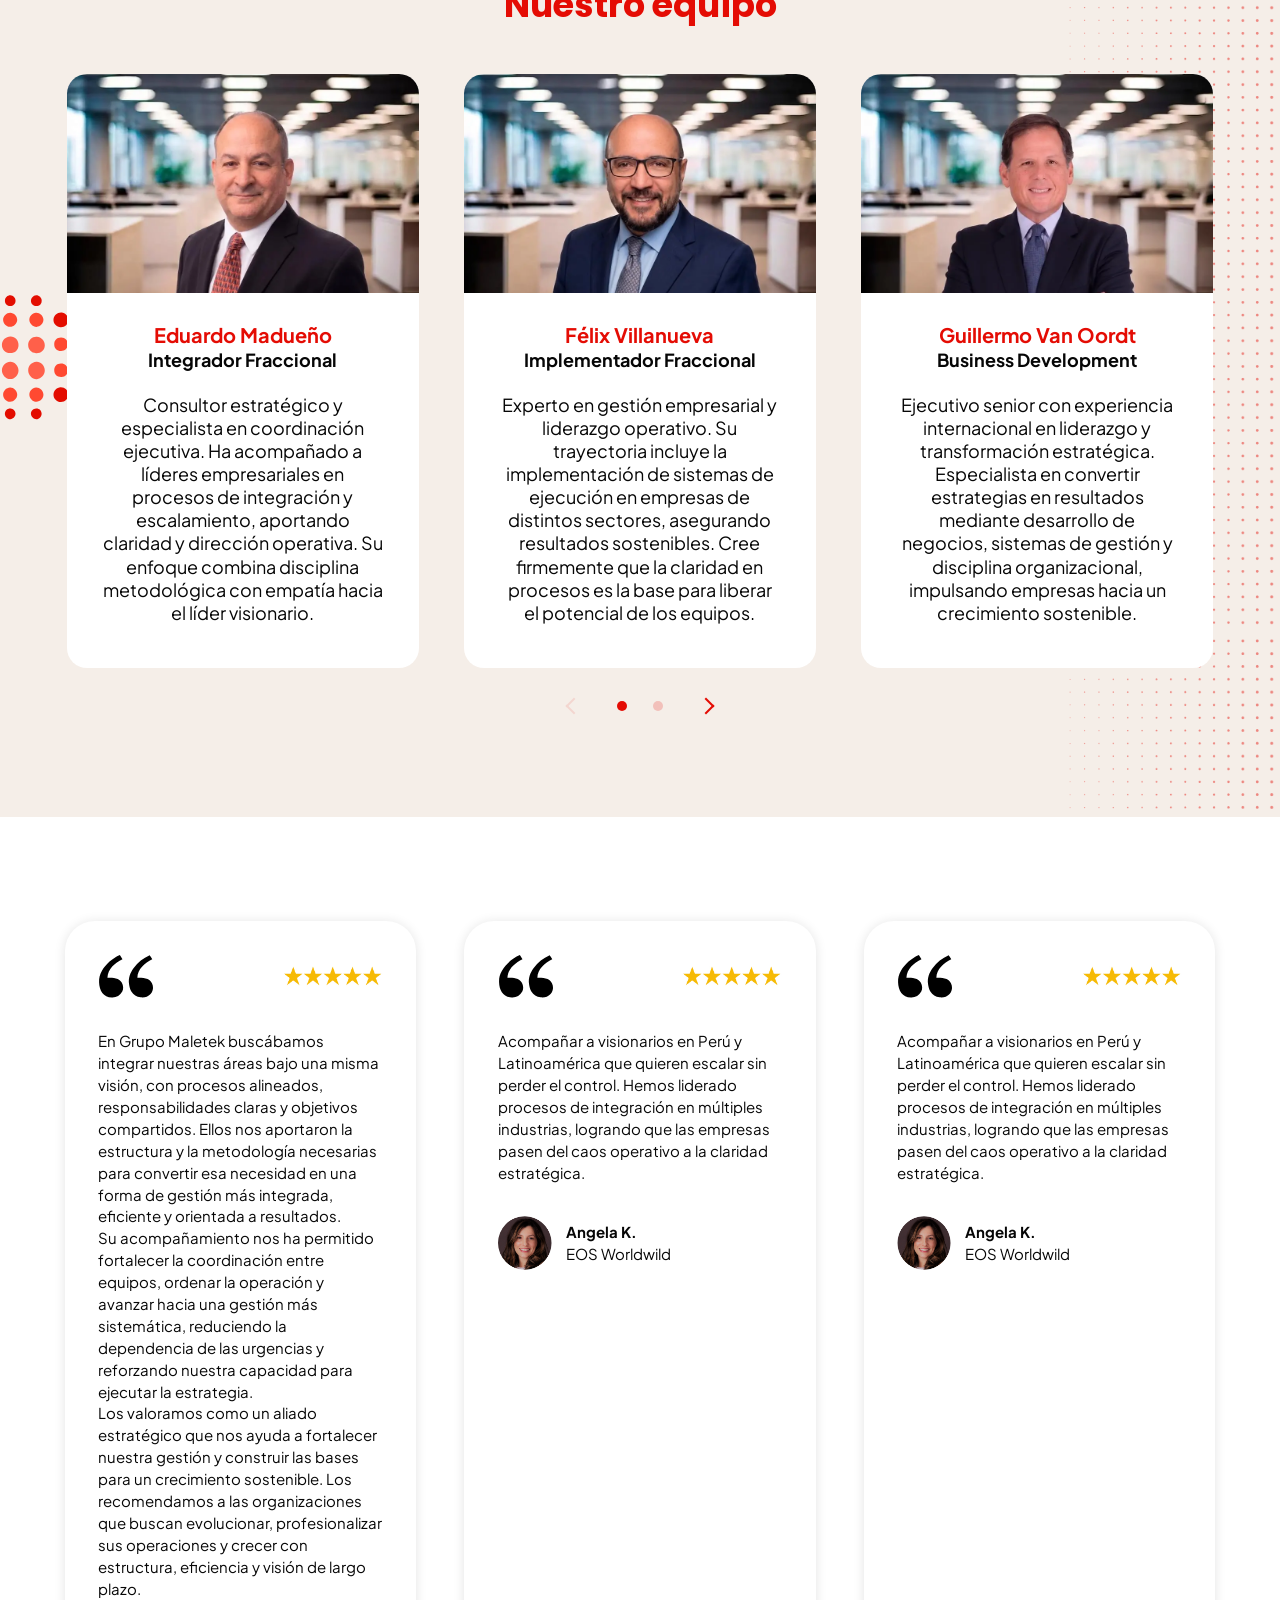
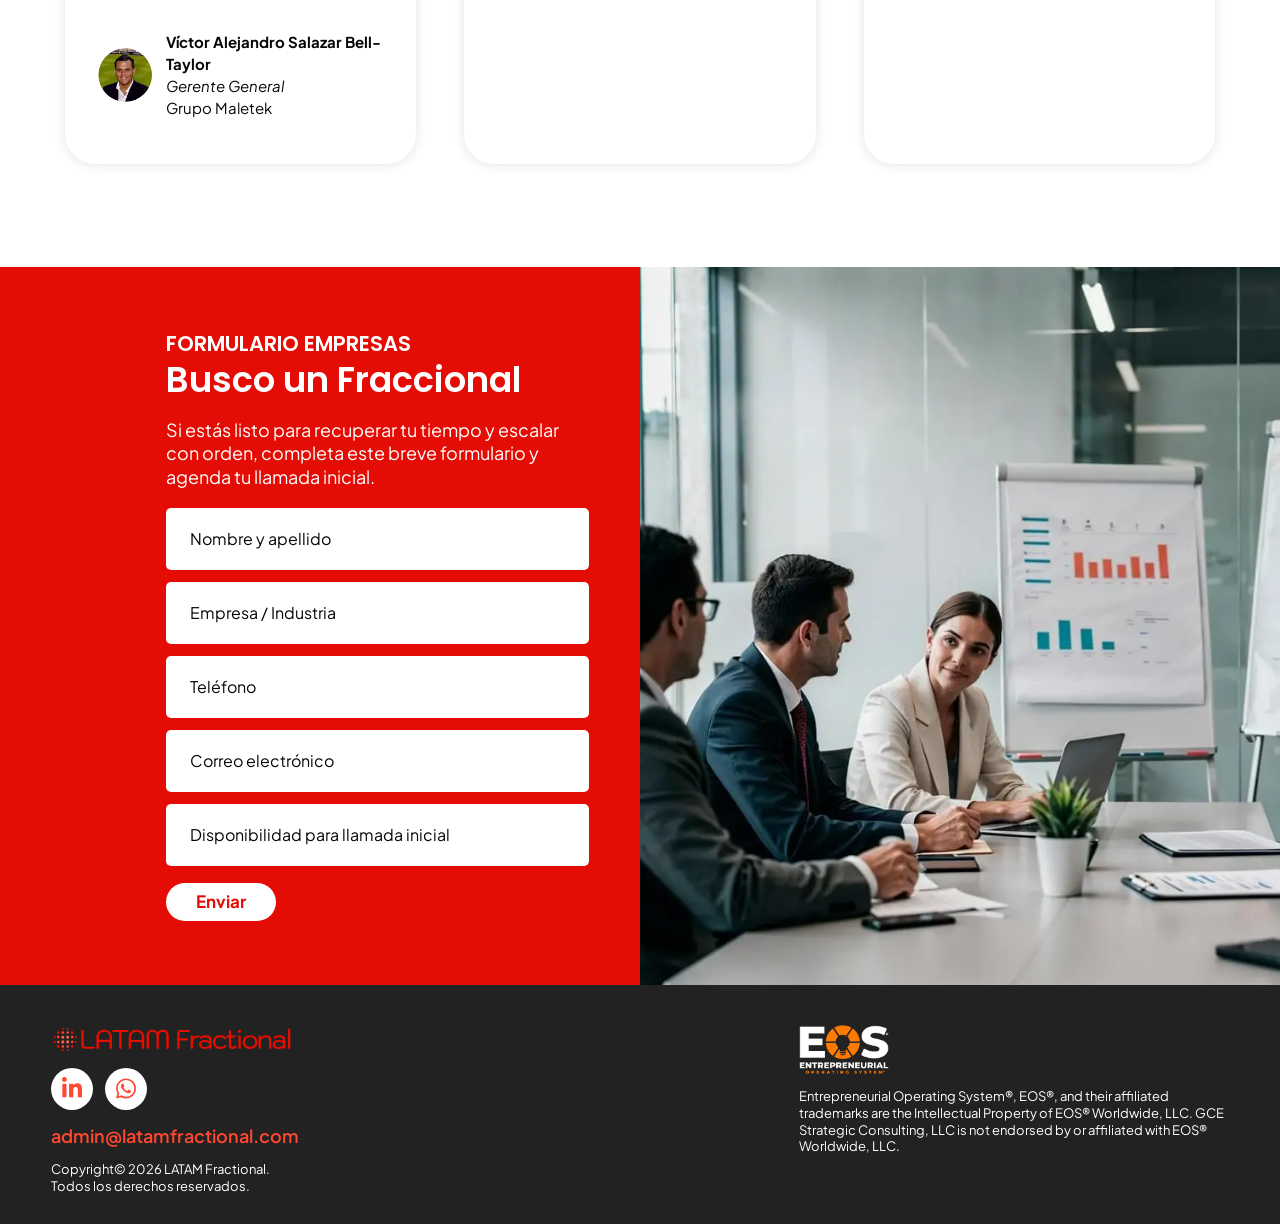
<file: latamFractional.html>
<!DOCTYPE html>
<html lang="es">
<head>
    <meta charset="UTF-8">
    <meta name="viewport" content="width=device-width, initial-scale=1.0">
    <title>Latam Fractional</title>
    <link rel="icon" href="imagenes/Favicon-LF-150x150.png">
    <link rel="stylesheet" href="latamFractional.css">
    <link rel="stylesheet" href="formulario-empresas.css">
    <script src="latamFractional.js" defer></script>    
    <script src="formulario-empresas.js" defer></script>
</head>
<body id="inicio">
    <header class="ctnHeader">
        <div class="header">
            <a class="logo" href="#inicio">
                <img src="imagenes/Logo_LF.png" width="1445" height="164" alt="Latam Fractional · Inicio">
            </a>
            <button class="botonMenu" type="button" aria-controls="menuPrincipal" aria-expanded="false" hidden>
                <span class="soloLectores">Menú de navegación</span>
                <span class="lineasMenu" aria-hidden="true"></span>
            </button>
            <nav class="menuPrincipal" id="menuPrincipal" aria-label="Navegación principal">
                <div class="enlacesMenu">
                    <a href="#que-es-un-fraccional">¿Qué es un Fraccional?</a>
                    <a href="#proceso">El Proceso</a>
                    <a href="#nosotros">Sobre Nosotros</a>
                    <a href="#busco-fraccional">Busco un Fraccional</a>
                    <a href="quiero-ser-un-fraccional.html">Quiero ser un fraccional</a>
                </div>
                <a class="boton" href="https://calendar.app.google/sYpSnifRS9U9LvbM9" target="_blank" rel="noopener">Agendar llamada</a>
            </nav>
        </div>
    </header>

    <main>
        <!-- B1 · Banner -->
        <section class="ctnBloque B1 ctnBanner" aria-labelledby="tituloBanner">
            <div class="bloque">
                <div class="columna" data-entrada="sube">
                    <h1 id="tituloBanner">De la <em>visión</em> a la <em class="remateBanner">ejecución impecable</em></h1>
                    <p>Transformamos tu estrategia en resultados medibles. Con LATAM Fractional, tu empresa escala con orden, claridad y un socio operativo que asegura que las cosas sucedan.</p>
                    <p><strong><em>Nuestros clientes recuperan hasta 20 horas semanales de su tiempo y reducen costos de estructura en un 50% frente a un COO full-time.</em></strong></p>
                </div>
                <img class="fotoBanner" data-entrada="derecha" src="imagenes/Latam-Fractional_banner.webp" width="800" height="450" alt="">
            </div>
        </section>

        <!-- B2 · Qué es un fraccional -->
        <section class="ctnBloque B2" id="que-es-un-fraccional" aria-labelledby="tituloFraccional">
            <div class="bloque" data-entrada="sube">
                <h2 id="tituloFraccional">¿Qué es un fraccional?</h2>
                <p>Sabemos lo que significa ser un líder visionario en Latinoamérica: tienes grandes ideas, pero la operación diaria consume tu energía y te aleja de lo que realmente importa.</p>
                <div class="situaciones">
                    <ul class="listaChecks">
                        <li>Tu negocio parece correr <strong>más rápido</strong> que tú.</li>
                        <li><strong>Las reuniones se alargan</strong> sin generar decisiones claras.</li>
                        <li><strong>Tu equipo evita</strong> asumir responsabilidad y los objetivos se diluyen.</li>
                        <li><strong>Te sientes solo</strong> en la toma de decisiones operativas.</li>
                    </ul>
                    <p class="nota">No estás fallando como líder, <strong>simplemente necesitas un socio que convierta tu visión en ejecución impecable.</strong></p>
                </div>
            </div>
        </section>

        <!-- B3 · Solución y comparación -->
        <section class="ctnBloque B3" aria-labelledby="tituloSolucion">
            <div class="bloque">
                <div class="fotoSeccion fotoSolucion" aria-hidden="true"></div>
                <div class="columna panelRojo">
                    <div class="grupoTitulo" data-entrada="sube">
                        <p class="sobreTitulo">Solución</p>
                        <h2 id="tituloSolucion">Integradores Fraccionales</h2>
                    </div>
                    <p>Un integrador fraccional es un líder operativo part-time que se convierte en tu brazo derecho para organizar, priorizar y ejecutar.</p>
                    <h3>Consultor Vs. Fraccional</h3>
                    <div class="comparacion">
                        <article class="tarjetaComparacion" data-entrada="izquierda">
                            <p class="marca"><strong>CONSULTOR</strong></p>
                            <h4>Un modelo tradicional</h4>
                            <ul>
                                <li><strong>Analiza</strong> la situación, <strong>diagnostica</strong> y <strong>brinda</strong> recomendaciones.</li>
                                <li>La ejecución <strong>depende del equipo interno.</strong></li>
                                <li>Su responsabilidad <strong>se limita a la calidad</strong> de la recomendación.</li>
                                <li>Participa en <strong>proyectos puntuales</strong> y el vínculo termina con la entrega.</li>
                            </ul>
                        </article>
                        <article class="tarjetaComparacion" data-entrada="derecha">
                            <p class="marca"><strong>FRACCIONAL</strong></p>
                            <h4>El mismo criterio, dentro de la organización</h4>
                            <ul>
                                <li>Además de <strong>analizar, diagnosticar y recomendar</strong>, también <strong>asume decisiones</strong> y <strong>opera integrado</strong> al equipo.</li>
                                <li><strong>Implementa directamente</strong> junto a las personas de la empresa.</li>
                                <li><strong>Se compromete con los resultados</strong> del negocio.</li>
                                <li><strong>Permanece el tiempo necesario</strong> para cumplir los objetivos definidos.</li>
                            </ul>
                        </article>
                    </div>
                    <p class="fraseSolucion" data-entrada="sube">Tú creas la visión, nosotros aseguramos que se cumpla.</p>
                </div>
            </div>
        </section>

        <!-- B4 · Proceso -->
        <section class="ctnBloque B4" id="proceso" aria-labelledby="tituloProceso">
            <div class="bloque">
                <h2 id="tituloProceso" data-entrada="sube">Nuestro proceso comprobado</h2>
                <div class="carruselFases" data-carrusel="fase">
                    <div class="fases pistaCarrusel" id="fasesProceso" tabindex="0" aria-label="Fases del proceso">
                        <article class="fase" data-entrada="sube">
                            <div class="encabezadoFase">
                                <span class="iconoFase"><img src="imagenes/icono-diagnostico.svg" alt=""></span>
                                <h3><span>Fase 1</span> Diagnóstico</h3>
                            </div>
                            <p>Entendemos tu negocio, tus procesos y tus cuellos de botella.</p>
                        </article>
                        <article class="fase" data-entrada="sube">
                            <div class="encabezadoFase">
                                <span class="iconoFase"><img src="imagenes/icono-ritmo.svg" alt=""></span>
                                <h3><span>Fase 2</span> Instalación del Ritmo Operativo</h3>
                            </div>
                            <p>Reuniones efectivas, métricas claras, prioridades definidas.</p>
                        </article>
                        <article class="fase" data-entrada="sube">
                            <div class="encabezadoFase">
                                <span class="iconoFase"><img src="imagenes/icono-organizacion.svg" alt=""></span>
                                <h3><span>Fase 3</span> Optimización del <em>Accountability Chart</em></h3>
                            </div>
                            <p>Cada persona sabe qué hacer y cómo medirlo.</p>
                        </article>
                        <article class="fase" data-entrada="sube">
                            <div class="encabezadoFase">
                                <span class="iconoFase"><img src="imagenes/icono-escalabilidad.svg" alt=""></span>
                                <h3><span>Fase 4</span> Ejecución y Escalabilidad</h3>
                            </div>
                            <p>Acompañamiento continuo para sostener el crecimiento sin caos.</p>
                        </article>
                    </div>
                    <div class="controlesCarrusel" hidden>
                        <button class="flechaCarrusel" data-paso="-1" type="button" aria-label="Fase anterior" aria-controls="fasesProceso"></button>
                        <div class="puntosCarrusel" aria-label="Posición del carrusel"></div>
                        <button class="flechaCarrusel" data-paso="1" type="button" aria-label="Fase siguiente" aria-controls="fasesProceso"></button>
                    </div>
                </div>
                <p class="resultado" data-entrada="sube"><span>Resultado:</span> Un negocio que avanza con orden, claridad y libertad para que el visionario vuelva a enfocarse en lo que ama.</p>
            </div>
        </section>

        <!-- B5 · Clientes y oferta -->
        <section class="ctnBloque B5" aria-labelledby="tituloClientes">
            <div class="bloque">
                <h2 id="tituloClientes" data-entrada="sube">¿Con quiénes trabajamos?</h2>
                <p>En <strong>LATAM Fractional</strong> trabajamos con empresas que ya han demostrado que su negocio funciona, pero que necesitan fortalecer su liderazgo y ejecución para alcanzar su siguiente etapa de crecimiento.</p>
                <div class="columnasClientes">
                    <div class="acordeon" data-entrada="izquierda">
                        <details name="perfilClientes" open>
                            <summary>Nuestros clientes ideales:</summary>
                            <div class="contenidoAcordeon">
                                <ul>
                                    <li>Empresas con <strong>ventas entre US$ 1 millón y US$ 20 millones</strong> al año.</li>
                                    <li><strong>Fundadores, socios o CEOs</strong> que sienten que el negocio depende demasiado de ellos.</li>
                                    <li>Organizaciones que necesitan <strong>mayor claridad, estructura y rendición de cuentas.</strong></li>
                                    <li>Empresas que buscan <strong>crecer de forma rentable</strong> sin aumentar innecesariamente su estructura fija.</li>
                                    <li>Equipos que valoran la <strong>experiencia ejecutiva</strong> y desean <strong>acelerar resultados.</strong></li>
                                </ul>
                            </div>
                        </details>
                        <details name="perfilClientes">
                            <summary>Industrias</summary>
                            <div class="contenidoAcordeon">
                                <p>Trabajamos con empresas de múltiples sectores, incluyendo:</p>
                                <ul>
                                    <li>Servicios profesionales</li>
                                    <li>Manufactura</li>
                                    <li>Distribución</li>
                                    <li>Construcción</li>
                                    <li>Home Services</li>
                                    <li>Tecnología</li>
                                    <li>Salud</li>
                                    <li>Educación</li>
                                    <li>Retail y consumo</li>
                                    <li>Familias empresarias</li>
                                </ul>
                            </div>
                        </details>
                        <details name="perfilClientes">
                            <summary>Cuando somos la mejor opción</summary>
                            <div class="contenidoAcordeon">
                                <p>Somos el socio ideal cuando una empresa:</p>
                                <ul>
                                    <li>Está <strong>creciendo más rápido</strong> de lo que sus procesos pueden soportar.</li>
                                    <li><strong>Necesita liderazgo ejecutivo,</strong> pero aún no justifica un ejecutivo de tiempo completo.</li>
                                    <li><strong>Requiere alinear a sus socios y equipo directivo</strong> bajo una misma estrategia.</li>
                                    <li>Quiere implementar <strong>disciplina operativa, métricas y un sistema de ejecución.</strong></li>
                                    <li>Busca escalar con <strong>mayor rentabilidad y menor riesgo.</strong></li>
                                </ul>
                            </div>
                        </details>
                    </div>
                    <div class="columna oferta" data-entrada="derecha">
                        <h3>Lo que ofrecemos</h3>
                        <p>Ponemos a disposición de nuestros clientes una <strong>red exclusiva de ejecutivos fraccionales de alto nivel</strong> – COOs, Integradores EOS®, CFOs, líderes comerciales, marketing, operaciones y talento – cuidadosamente seleccionados y con <strong>experiencia comprobada para generar resultados</strong> desde el primer día.</p>
                        <p><strong>No vendemos consultoría. Incorporamos liderazgo ejecutivo experimentado para ayudar a las empresas a crecer con claridad, disciplina y velocidad.</strong></p>
                    </div>
                </div>
            </div>
        </section>

        <!-- B6 · Sobre nosotros y metodología EOS -->
        <section class="ctnBloque B6" id="nosotros" aria-labelledby="tituloNosotros">
            <div class="bloque">
                <h2 id="tituloNosotros" data-entrada="sube">Sobre nosotros</h2>
                <p><strong class="marca">LATAM Fractional</strong> nace de acompañar a visionarios en Perú y Latinoamérica que quieren escalar sin perder el control. Hemos liderado procesos de integración en múltiples industrias, logrando que las empresas pasen del caos operativo a la claridad estratégica.</p>
                <p><strong>Certificaciones:</strong> Dominio de EOS y otras metodologías de gestión internacional.</p>
                <div class="columna introduccionEos" data-entrada="sube">
                    <h3>Metodología EOS® (Entrepreneurial Operating System)</h3>
                    <p>En <strong>LATAM Fractional</strong> aplicamos EOS®, un sistema probado de gestión empresarial que ayuda a los equipos de liderazgo a ganar claridad, disciplina y resultados sostenibles.</p>
                    <p>Con EOS trabajamos en seis componentes clave:</p>
                </div>
                <div class="componentes" data-entrada="sube">
                    <ol>
                        <li><span><strong>Visión:</strong> Alinear a todo el equipo hacia objetivos comunes.</span></li>
                        <li><span><strong>Personas:</strong> Garantizar que cada rol esté ocupado por la persona correcta.</span></li>
                        <li><span><strong>Datos:</strong> Tomar decisiones basadas en información objetiva.</span></li>
                    </ol>
                    <ol start="4">
                        <li><span><strong>Problemas:</strong> Resolver desafíos de raíz, de manera definitiva.</span></li>
                        <li><span><strong>Procesos:</strong> Estandarizar y simplificar la operación.</span></li>
                        <li><span><strong>Tracción:</strong> Asegurar la ejecución constante y el cumplimiento de prioridades.</span></li>
                    </ol>
                </div>
                <p>Este enfoque permite que las empresas pasen del caos operativo a la claridad estratégica, logrando escalar con orden y confianza.</p>
            </div>
        </section>

        <!-- B7 · Equipo -->
        <section class="ctnBloque B7" aria-labelledby="tituloEquipo">
            <div class="bloque">
                <h2 id="tituloEquipo" data-entrada="sube">Nuestro equipo</h2>
                <div class="carruselEquipo" data-carrusel="perfil" data-entrada="sube">
                    <div class="equipo pistaCarrusel" id="equipo" tabindex="0" aria-label="Perfiles del equipo">
                        <article class="perfil">
                            <img src="imagenes/Equipo_Eduardo.webp" alt="" loading="lazy">
                            <div class="descripcionPerfil">
                                <h3>Eduardo Madueño</h3>
                                <p><strong>Integrador Fraccional</strong></p>
                                <p>Consultor estratégico y especialista en coordinación ejecutiva. Ha acompañado a líderes empresariales en procesos de integración y escalamiento, aportando claridad y dirección operativa. Su enfoque combina disciplina metodológica con empatía hacia el líder visionario.</p>
                            </div>
                        </article>
                        <article class="perfil">
                            <img src="imagenes/Equipo_Felix.webp" alt="" loading="lazy">
                            <div class="descripcionPerfil">
                                <h3>Félix Villanueva</h3>
                                <p><strong>Implementador Fraccional</strong></p>
                                <p>Experto en gestión empresarial y liderazgo operativo. Su trayectoria incluye la implementación de sistemas de ejecución en empresas de distintos sectores, asegurando resultados sostenibles. Cree firmemente que la claridad en procesos es la base para liberar el potencial de los equipos.</p>
                            </div>
                        </article>
                        <article class="perfil">
                            <img src="imagenes/Equipo_Guillermo.webp" alt="" loading="lazy">
                            <div class="descripcionPerfil">
                                <h3>Guillermo Van Oordt</h3>
                                <p><strong>Business Development</strong></p>
                                <p>Ejecutivo senior con experiencia internacional en liderazgo y transformación estratégica. Especialista en convertir estrategias en resultados mediante desarrollo de negocios, sistemas de gestión y disciplina organizacional, impulsando empresas hacia un crecimiento sostenible.</p>
                            </div>
                        </article>
                        <article class="perfil">
                            <img src="imagenes/Equipo_Guillermo.webp" alt="" loading="lazy">
                            <div class="descripcionPerfil">
                                <h3>Guillermo Van Oordt</h3>
                                <p><strong>Business Development</strong></p>
                                <p>Ejecutivo senior con experiencia internacional en liderazgo y transformación estratégica. Especialista en convertir estrategias en resultados mediante desarrollo de negocios, sistemas de gestión y disciplina organizacional, impulsando empresas hacia un crecimiento sostenible.</p>
                            </div>
                        </article>
                    </div>
                    <div class="controlesEquipo controlesCarrusel" hidden>
                        <button class="flechaEquipo flechaCarrusel" data-paso="-1" type="button" aria-label="Perfil anterior" aria-controls="equipo"></button>
                        <div class="puntosEquipo puntosCarrusel" aria-label="Posición del carrusel"></div>
                        <button class="flechaEquipo flechaCarrusel" data-paso="1" type="button" aria-label="Perfil siguiente" aria-controls="equipo"></button>
                    </div>
                </div>
            </div>
        </section>

        <!-- Testimonios -->
        <section class="ctnBloque BTestimonios" aria-label="Testimonios">
            <div class="bloque" data-carrusel="testimonio">
                <div class="testimonios pistaCarrusel" id="testimonios" tabindex="0" aria-label="Testimonios de clientes">
                    <article class="testimonio">
                        <div class="cabeceraTestimonio">
                            <img class="comillasTestimonio" src="imagenes/icono-testimonio.svg" alt="">
                            <img class="estrellasTestimonio" src="imagenes/Testimonios_estrellas.jpg" width="346" height="71" alt="5 de 5 estrellas">
                        </div>
                        <blockquote class="citaTestimonio">
                            <p>En Grupo Maletek buscábamos integrar nuestras áreas bajo una misma visión, con procesos alineados, responsabilidades claras y objetivos compartidos. Ellos nos aportaron la estructura y la metodología necesarias para convertir esa necesidad en una forma de gestión más integrada, eficiente y orientada a resultados.</p>
                            <p>Su acompañamiento nos ha permitido fortalecer la coordinación entre equipos, ordenar la operación y avanzar hacia una gestión más sistemática, reduciendo la dependencia de las urgencias y reforzando nuestra capacidad para ejecutar la estrategia.</p>
                            <p>Los valoramos como un aliado estratégico que nos ayuda a fortalecer nuestra gestión y construir las bases para un crecimiento sostenible. Los recomendamos a las organizaciones que buscan evolucionar, profesionalizar sus operaciones y crecer con estructura, eficiencia y visión de largo plazo.</p>
                        </blockquote>
                        <div class="autorTestimonio">
                            <img src="imagenes/Testimonios_persona_01.jpg" width="206" height="204" alt="" loading="lazy">
                            <p><strong>Víctor Alejandro Salazar Bell-Taylor</strong><br><em>Gerente General</em><br>Grupo Maletek</p>
                        </div>
                    </article>
                    <article class="testimonio">
                        <div class="cabeceraTestimonio">
                            <img class="comillasTestimonio" src="imagenes/icono-testimonio.svg" alt="">
                            <img class="estrellasTestimonio" src="imagenes/Testimonios_estrellas.jpg" width="346" height="71" alt="5 de 5 estrellas">
                        </div>
                        <blockquote class="citaTestimonio">
                            <p>Acompañar a visionarios en Perú y Latinoamérica que quieren escalar sin perder el control. Hemos liderado procesos de integración en múltiples industrias, logrando que las empresas pasen del caos operativo a la claridad estratégica.</p>
                        </blockquote>
                        <div class="autorTestimonio">
                            <img src="imagenes/Testimonios_persona.jpg" width="206" height="204" alt="" loading="lazy">
                            <p><strong>Angela K.</strong><br>EOS Worldwild</p>
                        </div>
                    </article>
                    <article class="testimonio">
                        <div class="cabeceraTestimonio">
                            <img class="comillasTestimonio" src="imagenes/icono-testimonio.svg" alt="">
                            <img class="estrellasTestimonio" src="imagenes/Testimonios_estrellas.jpg" width="346" height="71" alt="5 de 5 estrellas">
                        </div>
                        <blockquote class="citaTestimonio">
                            <p>Acompañar a visionarios en Perú y Latinoamérica que quieren escalar sin perder el control. Hemos liderado procesos de integración en múltiples industrias, logrando que las empresas pasen del caos operativo a la claridad estratégica.</p>
                        </blockquote>
                        <div class="autorTestimonio">
                            <img src="imagenes/Testimonios_persona.jpg" width="206" height="204" alt="" loading="lazy">
                            <p><strong>Angela K.</strong><br>EOS Worldwild</p>
                        </div>
                    </article>
                </div>
                <div class="controlesCarrusel" hidden>
                    <button class="flechaCarrusel" data-paso="-1" type="button" aria-label="Testimonio anterior" aria-controls="testimonios"></button>
                    <div class="puntosCarrusel" aria-label="Posición de los testimonios"></div>
                    <button class="flechaCarrusel" data-paso="1" type="button" aria-label="Testimonio siguiente" aria-controls="testimonios"></button>
                </div>
            </div>
        </section>

        <!-- B8 · Contacto -->
        <section class="ctnBloque B8" id="busco-fraccional" aria-labelledby="tituloContacto">
            <div class="bloque">
                <div class="columna panelRojo">
                    <div class="grupoTitulo" data-entrada="sube">
                        <p class="sobreTitulo">Formulario empresas</p>
                        <h2 id="tituloContacto">Busco un Fraccional</h2>
                    </div>
                    <p>Si estás listo para recuperar tu tiempo y escalar con orden, completa este breve formulario y agenda tu llamada inicial.</p>
                    <div class="ctnFormulario" id="formulario-empresas">
                        <div class="formularioEmpresas" role="group" aria-labelledby="tituloContacto">
                            <div class="campoEmpresa">
                                <input id="empresa-nombre" type="text" autocomplete="off" placeholder=" ">
                                <label for="empresa-nombre">Nombre y apellido</label>
                            </div>
                            <div class="campoEmpresa">
                                <input id="empresa-organizacion" type="text" autocomplete="off" placeholder=" ">
                                <label for="empresa-organizacion">Empresa / Industria</label>
                            </div>
                            <div class="campoEmpresa">
                                <input id="empresa-telefono" type="tel" autocomplete="off" placeholder=" ">
                                <label for="empresa-telefono">Teléfono</label>
                            </div>
                            <div class="campoEmpresa">
                                <input id="empresa-correo" type="email" autocomplete="off" placeholder=" ">
                                <label for="empresa-correo">Correo electrónico</label>
                            </div>
                            <div class="campoEmpresa">
                                <input id="empresa-disponibilidad" type="text" autocomplete="off" placeholder=" ">
                                <label for="empresa-disponibilidad">Disponibilidad para llamada inicial</label>
                            </div>
                            <button class="botonEnviarEmpresa" type="button" disabled>Enviar</button>
                        </div>
                    </div>
                </div>
                <div class="fotoSeccion fotoContacto" data-entrada="derecha" aria-hidden="true"></div>
            </div>
        </section>
    </main>

    <a class="boton botonAgendaFlotante" href="https://calendar.app.google/sYpSnifRS9U9LvbM9" target="_blank" rel="noopener">Agendar llamada</a>

    <!-- B9 · Pie de página -->
    <footer class="ctnBloque B9">
        <div class="bloque">
            <div class="columna contactoFooter">
                <a href="#inicio"><img class="logoFooter" src="imagenes/Logo_LF.svg" alt="Latam Fractional · Inicio" loading="lazy"></a>
                <div class="redes">
                    <a href="https://www.linkedin.com/company/latam-fractional/" target="_blank" rel="noopener" aria-label="LinkedIn"><img src="imagenes/icono-linkedin.svg" alt=""></a>
                    <a href="https://wa.me/51945330278" target="_blank" rel="noopener" aria-label="WhatsApp"><img src="imagenes/icono-whatsapp.svg" alt=""></a>
                </div>
                <a class="correo" href="mailto:admin@latamfractional.com">admin@latamfractional.com</a>
                <p>Copyright© 2026 LATAM Fractional.<br>Todos los derechos reservados.</p>
            </div>
            <div class="columna legalFooter">
                <img class="logoEos" src="imagenes/EOS-Logo.png" width="550" height="303" alt="EOS" loading="lazy">
                <p>Entrepreneurial Operating System®, EOS®, and their affiliated trademarks are the Intellectual Property of EOS® Worldwide, LLC. GCE Strategic Consulting, LLC is not endorsed by or affiliated with EOS® Worldwide, LLC.</p>
            </div>
        </div>
    </footer>
</body>
</html>
</file>
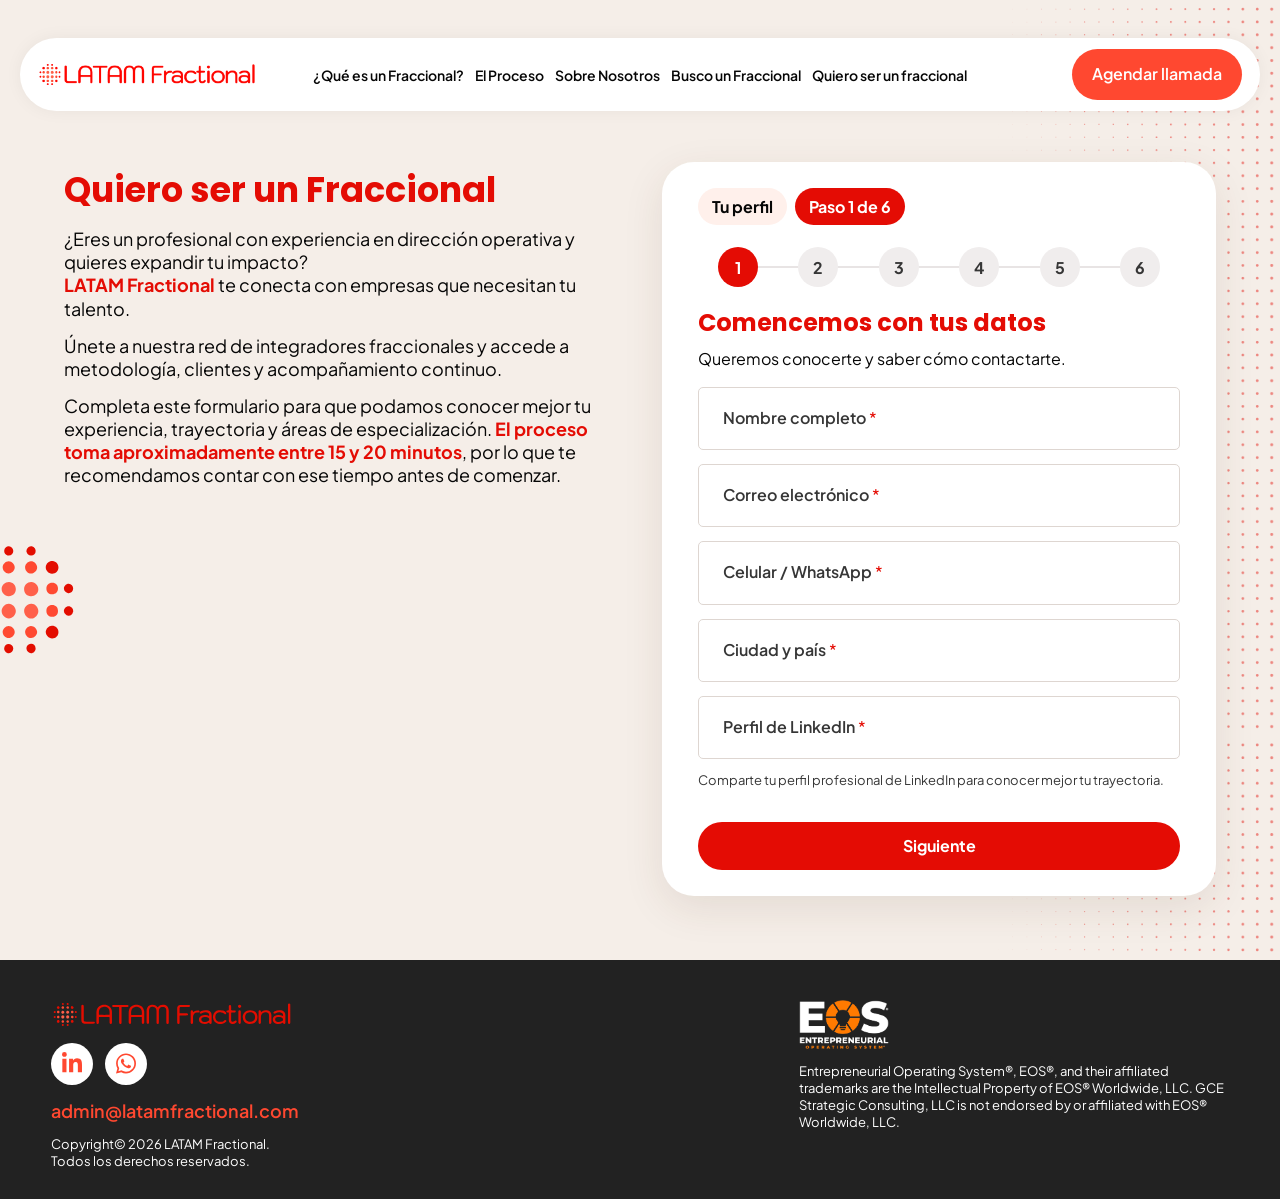
<file: quiero-ser-un-fraccional.html>
<!doctype html>
<html lang="es">
<head>
    <meta charset="UTF-8">
    <meta name="viewport" content="width=device-width, initial-scale=1">
    <title>Quiero ser un Fraccional | LATAM Fractional</title>
    <link rel="icon" href="imagenes/Favicon-LF-150x150.webp">
    <link rel="stylesheet" href="latamFractional.css">
    <link rel="stylesheet" href="quiero-ser-un-fraccional.css">
    <script src="latamFractional.js" defer></script>
    <script src="quiero-ser-un-fraccional.js" defer></script>
</head>
<body class="paginaPostulacion" id="inicio">
    <header class="ctnHeader">
        <div class="header">
            <a class="logo" href="latamFractional.html#inicio">
                <img src="imagenes/Logo_LF.png" width="1445" height="164" alt="Latam Fractional · Inicio">
            </a>
            <button class="botonMenu" type="button" aria-controls="menuPrincipal" aria-expanded="false" hidden>
                <span class="soloLectores">Menú de navegación</span>
                <span class="lineasMenu" aria-hidden="true"></span>
            </button>
            <nav class="menuPrincipal" id="menuPrincipal" aria-label="Navegación principal">
                <div class="enlacesMenu">
                    <a href="latamFractional.html#que-es-un-fraccional">¿Qué es un Fraccional?</a>
                    <a href="latamFractional.html#proceso">El Proceso</a>
                    <a href="latamFractional.html#nosotros">Sobre Nosotros</a>
                    <a href="latamFractional.html#busco-fraccional">Busco un Fraccional</a>
                    <a href="quiero-ser-un-fraccional.html" aria-current="page">Quiero ser un fraccional</a>
                </div>
                <a class="boton" href="https://calendar.app.google/sYpSnifRS9U9LvbM9" target="_blank" rel="noopener">Agendar llamada</a>
            </nav>
        </div>
    </header>

    <main>
        <section class="ctnBloque postulacion" aria-labelledby="tituloPostulacion">
            <div class="bloque">
                <div class="columna introduccionPostulacion">
                    <h1 id="tituloPostulacion">Quiero ser un Fraccional</h1>
                    <p>¿Eres un profesional con experiencia en dirección operativa y quieres expandir tu impacto?<br><strong class="marca">LATAM Fractional</strong> te conecta con empresas que necesitan tu talento.</p>
                    <p>Únete a nuestra red de integradores fraccionales y accede a metodología, clientes y acompañamiento continuo.</p>
                    <p>Completa este formulario para que podamos conocer mejor tu experiencia, trayectoria y áreas de especialización. <strong class="marca">El proceso toma aproximadamente entre 15 y 20 minutos</strong>, por lo que te recomendamos contar con ese tiempo antes de comenzar.</p>
                </div>
                <div class="panelPostulacion">
                    <form id="formularioPostulacion">
                        <div class="indicadorPostulacion">
                            <div class="resumenProgreso">
                                <span id="nombrePasoPostulacion">Tu perfil</span>
                                <span id="textoProgreso" aria-live="polite">Paso 1 de 6</span>
                            </div>
                            <progress class="soloLectores" value="1" max="6" aria-label="Progreso de la postulación"></progress>
                            <ol class="listaPasosPostulacion" aria-label="Pasos de la postulación">
                                <li aria-current="step"><span class="numeroPaso">1</span><span class="nombrePaso">Datos personales</span></li>
                                <li><span class="numeroPaso">2</span><span class="nombrePaso">Trayectoria</span></li>
                                <li><span class="numeroPaso">3</span><span class="nombrePaso">Experiencia y resultados</span></li>
                                <li><span class="numeroPaso">4</span><span class="nombrePaso">Liderazgo fraccional</span></li>
                                <li><span class="numeroPaso">5</span><span class="nombrePaso">Desarrollo comercial</span></li>
                                <li><span class="numeroPaso">6</span><span class="nombrePaso">Disponibilidad</span></li>
                            </ol>
                        </div>
                        <section class="pasoPostulacion" data-paso-postulacion="Tu perfil">
                            <div class="encabezadoPaso">
                                <h2 tabindex="-1">Comencemos con tus datos</h2>
                                <p>Queremos conocerte y saber cómo contactarte.</p>
                                <!-- <p class="duracionPostulacion">Proceso completo: 15–20 minutos</p> -->
                            </div>
                            <!-- <p class="camposObligatorios"><span class="requeridoPostulacion" aria-hidden="true">*</span> Campos obligatorios</p> -->
                            <div class="campoPostulacion">
                                <div class="entradaPostulacion">
                                    <label for="postulacion-1">Nombre completo <span class="requeridoPostulacion" aria-hidden="true">*</span></label>
                                    <input placeholder=" " type="text" id="postulacion-1" name="postulacion-1" required autocomplete="name">
                                </div>
                            </div>
                            <div class="campoPostulacion">
                                <div class="entradaPostulacion">
                                    <label for="postulacion-2">Correo electrónico <span class="requeridoPostulacion" aria-hidden="true">*</span></label>
                                    <input type="email" id="postulacion-2" name="postulacion-2" required autocomplete="email" placeholder="nombre@correo.com">
                                </div>
                            </div>
                            <div class="campoPostulacion">
                                <div class="entradaPostulacion">
                                    <label for="postulacion-6">Celular / WhatsApp <span class="requeridoPostulacion" aria-hidden="true">*</span></label>
                                    <input type="tel" id="postulacion-6" name="postulacion-6" required autocomplete="tel" placeholder="+51 999 999 999">
                                </div>
                            </div>
                            <div class="campoPostulacion">
                                <div class="entradaPostulacion">
                                    <label for="postulacion-7">Ciudad y país <span class="requeridoPostulacion" aria-hidden="true">*</span></label>
                                    <input type="text" id="postulacion-7" name="postulacion-7" required autocomplete="address-level2" placeholder="Ej. Lima, Perú">
                                </div>
                            </div>
                            <div class="campoPostulacion">
                                <div class="entradaPostulacion">
                                    <label for="postulacion-4">Perfil de LinkedIn <span class="requeridoPostulacion" aria-hidden="true">*</span></label>
                                    <input placeholder=" " type="url" id="postulacion-4" name="postulacion-4" aria-describedby="postulacion-4-ayuda" required>
                                </div>
                                <p class="ayudaPostulacion" id="postulacion-4-ayuda">Comparte tu perfil profesional de LinkedIn para conocer mejor tu trayectoria.</p>
                            </div>
                        </section>
                        <section class="pasoPostulacion" data-paso-postulacion="Trayectoria ejecutiva" hidden>
                            <div class="encabezadoPaso">
                                <h2 tabindex="-1">Conozcamos tu trayectoria</h2>
                                <p>Cuéntanos sobre tu experiencia liderando empresas, equipos y organizaciones.</p>
                            </div>
                            <div class="campoPostulacion">
                                <div class="entradaPostulacion">
                                    <label for="postulacion-13">¿Cuál ha sido tu principal cargo ejecutivo? <span class="requeridoPostulacion" aria-hidden="true">*</span></label>
                                    <input placeholder=" " type="text" id="postulacion-13" name="postulacion-13" required>
                                </div>
                            </div>
                            <div class="campoPostulacion">
                                <div class="entradaPostulacion">
                                    <label for="postulacion-14">¿Cuántos años de experiencia ejecutiva tienes? <span class="requeridoPostulacion" aria-hidden="true">*</span></label>
                                    <select id="postulacion-14" name="postulacion-14" required>
                                        <option value="" disabled selected>--- Seleccionar opción ---</option>
                                        <option value="Menos de 5 años">Menos de 5 años</option>
                                        <option value="5–10 años">5–10 años</option>
                                        <option value="11–15 años">11–15 años</option>
                                        <option value="16–20 años">16–20 años</option>
                                        <option value="Más de 20 años">Más de 20 años</option>
                                    </select>
                                </div>
                            </div>
                            <div class="campoPostulacion">
                                <div class="entradaPostulacion">
                                    <label for="postulacion-15">¿Cuál ha sido el mayor tamaño de empresa que has liderado? <span class="requeridoPostulacion" aria-hidden="true">*</span></label>
                                    <select id="postulacion-15" name="postulacion-15" required>
                                        <option value="" disabled selected>--- Seleccionar opción ---</option>
                                        <option value="1–10 colaboradores">1–10 colaboradores</option>
                                        <option value="11–50 colaboradores">11–50 colaboradores</option>
                                        <option value="51–200 colaboradores">51–200 colaboradores</option>
                                        <option value="201–500 colaboradores">201–500 colaboradores</option>
                                        <option value="Más de 500 colaboradores">Más de 500 colaboradores</option>
                                    </select>
                                </div>
                            </div>
                            <div class="campoPostulacion">
                                <div class="entradaPostulacion">
                                    <label for="postulacion-63">¿En qué rango de ventas anuales se encontraba la empresa de mayor tamaño a la que has acompañado en su gestión y operaciones? <span class="requeridoPostulacion" aria-hidden="true">*</span></label>
                                    <select id="postulacion-63" name="postulacion-63" required>
                                        <option value="" disabled selected>--- Seleccionar opción ---</option>
                                        <option value="Menos de $1,000,000">Menos de $1,000,000</option>
                                        <option value="De $1,000,001 a $3,000,000">De $1,000,001 a $3,000,000</option>
                                        <option value="​De $3,000,001 a $10,000,000">​De $3,000,001 a $10,000,000</option>
                                        <option value="​De $10,000,001 a $25,000,000">​De $10,000,001 a $25,000,000</option>
                                        <option value="​De $25,000,001 a $50,000,000">​De $25,000,001 a $50,000,000</option>
                                        <option value="Más de $50,000,000">Más de $50,000,000</option>
                                    </select>
                                </div>
                            </div>
                            <div class="campoPostulacion">
                                <div class="entradaPostulacion">
                                    <label for="postulacion-16">¿Cuál ha sido el mayor tamaño de equipo que has liderado directamente? <span class="requeridoPostulacion" aria-hidden="true">*</span></label>
                                    <select id="postulacion-16" name="postulacion-16" required>
                                        <option value="" disabled selected>--- Seleccionar opción ---</option>
                                        <option value="1–5 personas">1–5 personas</option>
                                        <option value="6–10 personas">6–10 personas</option>
                                        <option value="11–25 personas">11–25 personas</option>
                                        <option value="26–50 personas">26–50 personas</option>
                                        <option value="Más de 50 personas">Más de 50 personas</option>
                                    </select>
                                </div>
                            </div>
                            <fieldset class="campoPostulacion opcionesPostulacion" data-opciones-requeridas aria-describedby="postulacion-58-ayuda">
                                <legend>¿En qué industrias has desarrollado experiencia? <span class="requeridoPostulacion" aria-hidden="true">*</span></legend>
                                <div class="listaOpcionesPostulacion">
                                    <label><input type="checkbox" name="postulacion-58[]" id="postulacion-58-1" value="Tecnología / Software"> Tecnología / Software</label>
                                    <label><input type="checkbox" name="postulacion-58[]" id="postulacion-58-2" value="Servicios profesionales"> Servicios profesionales</label>
                                    <label><input type="checkbox" name="postulacion-58[]" id="postulacion-58-3" value="Finanzas"> Finanzas</label>
                                    <label><input type="checkbox" name="postulacion-58[]" id="postulacion-58-4" value="Retail / B2C"> Retail / B2C</label>
                                    <label><input type="checkbox" name="postulacion-58[]" id="postulacion-58-5" value="Consumo masivo"> Consumo masivo</label>
                                    <label><input type="checkbox" name="postulacion-58[]" id="postulacion-58-6" value="Manufactura"> Manufactura</label>
                                    <label><input type="checkbox" name="postulacion-58[]" id="postulacion-58-7" value="Salud"> Salud</label>
                                    <label><input type="checkbox" name="postulacion-58[]" id="postulacion-58-8" value="Educación"> Educación</label>
                                    <label><input type="checkbox" name="postulacion-58[]" id="postulacion-58-9" value="Construcción"> Construcción</label>
                                    <label><input type="checkbox" name="postulacion-58[]" id="postulacion-58-10" value="Inmobiliario"> Inmobiliario</label>
                                    <label><input type="checkbox" name="postulacion-58[]" id="postulacion-58-11" value="Logística / Transporte"> Logística / Transporte</label>
                                    <label><input type="checkbox" name="postulacion-58[]" id="postulacion-58-12" value="Marketing / Publicidad"> Marketing / Publicidad</label>
                                    <label><input type="checkbox" name="postulacion-58[]" id="postulacion-58-13" value="Consultoría"> Consultoría</label>
                                    <label><input type="checkbox" name="postulacion-58[]" id="postulacion-58-14" value="Energía"> Energía</label>
                                    <label><input type="checkbox" name="postulacion-58[]" id="postulacion-58-15" value="Agroindustria"> Agroindustria</label>
                                    <label><input type="checkbox" name="postulacion-58[]" id="postulacion-58-16" value="Minería"> Minería</label>
                                    <label><input type="checkbox" name="postulacion-58[]" id="postulacion-58-17" value="Otro"> Otro</label>
                                </div>
                                <p class="ayudaPostulacion" id="postulacion-58-ayuda">Selecciona todas las industrias en las que tengas experiencia relevante.</p>
                            </fieldset>
                        </section>
                        <section class="pasoPostulacion" data-paso-postulacion="Experiencia y resultados" hidden>
                            <div class="encabezadoPaso">
                                <h2 tabindex="-1">Tu experiencia en acción</h2>
                                <p>Queremos conocer cómo has enfrentado desafíos, liderado situaciones complejas y generado resultados.</p>
                            </div>
                            <div class="campoPostulacion">
                                <div class="entradaPostulacion">
                                    <label for="postulacion-21">Cuéntanos brevemente sobre tu experiencia ejecutiva <span class="requeridoPostulacion" aria-hidden="true">*</span></label>
                                    <textarea placeholder=" " id="postulacion-21" name="postulacion-21" aria-describedby="postulacion-21-ayuda" required></textarea>
                                </div>
                                <p class="ayudaPostulacion" id="postulacion-21-ayuda">Resume tu trayectoria, principales responsabilidades y áreas en las que has generado mayor impacto. Recomendación: límite de 1,000–1,500 caracteres.</p>
                            </div>
                            <div class="campoPostulacion">
                                <div class="entradaPostulacion">
                                    <label for="postulacion-22">Cuéntanos sobre un desafío empresarial complejo que hayas resuelto <span class="requeridoPostulacion" aria-hidden="true">*</span></label>
                                    <textarea placeholder=" " id="postulacion-22" name="postulacion-22" aria-describedby="postulacion-22-ayuda" required></textarea>
                                </div>
                                <p class="ayudaPostulacion" id="postulacion-22-ayuda">Describe brevemente la situación, las decisiones que tomaste y el resultado obtenido.</p>
                            </div>
                            <div class="campoPostulacion">
                                <div class="entradaPostulacion">
                                    <label for="postulacion-23">Cuéntanos sobre una situación en la que tu liderazgo haya marcado la diferencia <span class="requeridoPostulacion" aria-hidden="true">*</span></label>
                                    <textarea placeholder=" " id="postulacion-23" name="postulacion-23" aria-describedby="postulacion-23-ayuda" required></textarea>
                                </div>
                                <p class="ayudaPostulacion" id="postulacion-23-ayuda">Describe la situación, tu rol, las acciones que tomaste y el resultado.</p>
                            </div>
                            <div class="campoPostulacion">
                                <div class="entradaPostulacion">
                                    <label for="postulacion-24">¿Qué resultados medibles has logrado en tu trayectoria? <span class="requeridoPostulacion" aria-hidden="true">*</span></label>
                                    <textarea placeholder=" " id="postulacion-24" name="postulacion-24" aria-describedby="postulacion-24-ayuda" required></textarea>
                                </div>
                                <p class="ayudaPostulacion" id="postulacion-24-ayuda">Comparte ejemplos concretos cuando sea posible: crecimiento, rentabilidad, reducción de costos, ventas, eficiencia, tamaño de equipos, nuevos clientes u otros indicadores.</p>
                            </div>
                        </section>
                        <section class="pasoPostulacion" data-paso-postulacion="Experiencia como líder Fraccional" hidden>
                            <div class="encabezadoPaso">
                                <h2 tabindex="-1">Tu experiencia como líder Fraccional</h2>
                                <p>Queremos conocer tu experiencia trabajando como líder fraccional, facilitando equipos y generando accountability.</p>
                            </div>
                            <div class="campoPostulacion">
                                <div class="entradaPostulacion">
                                    <label for="postulacion-27">Cuéntanos sobre tu experiencia como líder Fraccional <span class="requeridoPostulacion" aria-hidden="true">*</span></label>
                                    <textarea placeholder=" " id="postulacion-27" name="postulacion-27" aria-describedby="postulacion-27-ayuda" required></textarea>
                                </div>
                                <p class="ayudaPostulacion" id="postulacion-27-ayuda">Indica desde cuándo trabajas como Fraccional, qué roles has desempeñado y qué tipo de empresas o clientes has atendido.</p>
                            </div>
                            <div class="campoPostulacion">
                                <div class="entradaPostulacion">
                                    <label for="postulacion-28">¿Con cuántos clientes has trabajado como líder Fraccional? <span class="requeridoPostulacion" aria-hidden="true">*</span></label>
                                    <select id="postulacion-28" name="postulacion-28" required>
                                        <option value="" disabled selected>--- Seleccionar opción ---</option>
                                        <option value="1–3 clientes">1–3 clientes</option>
                                        <option value="4–10 clientes">4–10 clientes</option>
                                        <option value="11–20 clientes">11–20 clientes</option>
                                        <option value="Más de 20 clientes">Más de 20 clientes</option>
                                    </select>
                                </div>
                            </div>
                            <div class="campoPostulacion">
                                <div class="entradaPostulacion">
                                    <label for="postulacion-29">¿Cuál es tu experiencia con EOS? <span class="requeridoPostulacion" aria-hidden="true">*</span></label>
                                    <textarea placeholder=" " id="postulacion-29" name="postulacion-29" aria-describedby="postulacion-29-ayuda" required></textarea>
                                </div>
                                <p class="ayudaPostulacion" id="postulacion-29-ayuda">Describe brevemente tu experiencia utilizando o implementando EOS (Entrepreneurial Operating System), incluyendo tu rol y contexto de aplicación.</p>
                            </div>
                            <div class="campoPostulacion">
                                <div class="entradaPostulacion">
                                    <label for="postulacion-30">¿Qué tan cómodo/a te sientes facilitando reuniones y gestionando accountability? <span class="requeridoPostulacion" aria-hidden="true">*</span></label>
                                    <select id="postulacion-30" name="postulacion-30" required>
                                        <option value="" disabled selected>--- Seleccionar opción ---</option>
                                        <option value="Muy cómodo/a">Muy cómodo/a</option>
                                        <option value="Lo suficiente">Lo suficiente</option>
                                        <option value="Poco cómodo/a">Poco cómodo/a</option>
                                    </select>
                                </div>
                            </div>
                        </section>
                        <section class="pasoPostulacion" data-paso-postulacion="Liderazgo y desarrollo comercial" hidden>
                            <div class="encabezadoPaso">
                                <h2 tabindex="-1">Liderazgo y desarrollo comercial</h2>
                                <p>Conoce cómo lideras, gestionas situaciones difíciles y desarrollas oportunidades de negocio.</p>
                            </div>
                            <div class="encabezadoPaso">
                                <h3>Liderazgo</h3>
                            </div>
                            <fieldset class="campoPostulacion opcionesPostulacion" data-opciones-requeridas data-maximo="5" aria-describedby="postulacion-59-ayuda">
                                <legend>¿Cuáles son tus principales fortalezas de liderazgo? <span class="requeridoPostulacion" aria-hidden="true">*</span></legend>
                                <div class="listaOpcionesPostulacion">
                                    <label><input type="checkbox" name="postulacion-59[]" id="postulacion-59-1" value="Visión estratégica"> Visión estratégica</label>
                                    <label><input type="checkbox" name="postulacion-59[]" id="postulacion-59-2" value="Toma de decisiones"> Toma de decisiones</label>
                                    <label><input type="checkbox" name="postulacion-59[]" id="postulacion-59-3" value="Desarrollo de equipos"> Desarrollo de equipos</label>
                                    <label><input type="checkbox" name="postulacion-59[]" id="postulacion-59-4" value="Comunicación"> Comunicación</label>
                                    <label><input type="checkbox" name="postulacion-59[]" id="postulacion-59-5" value="Gestión del cambio"> Gestión del cambio</label>
                                    <label><input type="checkbox" name="postulacion-59[]" id="postulacion-59-6" value="Resolución de problemas"> Resolución de problemas</label>
                                    <label><input type="checkbox" name="postulacion-59[]" id="postulacion-59-7" value="Orientación a resultados"> Orientación a resultados</label>
                                    <label><input type="checkbox" name="postulacion-59[]" id="postulacion-59-8" value="Gestión de conflictos"> Gestión de conflictos</label>
                                    <label><input type="checkbox" name="postulacion-59[]" id="postulacion-59-9" value="Desarrollo de talento"> Desarrollo de talento</label>
                                    <label><input type="checkbox" name="postulacion-59[]" id="postulacion-59-10" value="Pensamiento analítico"> Pensamiento analítico</label>
                                    <label><input type="checkbox" name="postulacion-59[]" id="postulacion-59-11" value="Facilitación"> Facilitación</label>
                                    <label><input type="checkbox" name="postulacion-59[]" id="postulacion-59-12" value="Otro"> Otro</label>
                                </div>
                                <p class="ayudaPostulacion" id="postulacion-59-ayuda">Selecciona hasta 5 fortalezas.</p>
                            </fieldset>
                            <div class="campoPostulacion">
                                <div class="entradaPostulacion">
                                    <label for="postulacion-34">¿Qué haces cuando el accountability baja en tu equipo? <span class="requeridoPostulacion" aria-hidden="true">*</span></label>
                                    <textarea placeholder=" " id="postulacion-34" name="postulacion-34" aria-describedby="postulacion-34-ayuda" required></textarea>
                                </div>
                                <p class="ayudaPostulacion" id="postulacion-34-ayuda">Cuéntanos cómo identificas el problema, cómo abordas la situación y qué acciones tomas para generar compromiso y seguimiento.</p>
                            </div>
                            <div class="campoPostulacion">
                                <div class="entradaPostulacion">
                                    <label for="postulacion-35">¿Cómo abordas las conversaciones difíciles como líder? <span class="requeridoPostulacion" aria-hidden="true">*</span></label>
                                    <textarea placeholder=" " id="postulacion-35" name="postulacion-35" aria-describedby="postulacion-35-ayuda" required></textarea>
                                </div>
                                <p class="ayudaPostulacion" id="postulacion-35-ayuda">Describe brevemente tu enfoque cuando necesitas abordar bajo desempeño, conflictos, desacuerdos o decisiones difíciles.</p>
                            </div>
                            <div class="encabezadoPaso">
                                <h3>Desarrollo comercial</h3>
                            </div>
                            <div class="campoPostulacion">
                                <div class="entradaPostulacion">
                                    <label for="postulacion-38">¿Qué tan cómodo/a te sientes generando nuevos clientes? <span class="requeridoPostulacion" aria-hidden="true">*</span></label>
                                    <select id="postulacion-38" name="postulacion-38" required>
                                        <option value="" disabled selected>--- Seleccionar opción ---</option>
                                        <option value="Muy cómodo/a">Muy cómodo/a</option>
                                        <option value="Lo suficiente">Lo suficiente</option>
                                        <option value="Poco cómodo/a">Poco cómodo/a</option>
                                    </select>
                                </div>
                            </div>
                            <div class="campoPostulacion">
                                <div class="entradaPostulacion">
                                    <label for="postulacion-62">Si has realizado actividades comerciales, ¿de qué tipo han sido? <span class="requeridoPostulacion" aria-hidden="true">*</span></label>
                                    <textarea placeholder=" " id="postulacion-62" name="postulacion-62" required></textarea>
                                </div>
                            </div>
                            <div class="campoPostulacion">
                                <div class="entradaPostulacion">
                                    <label for="postulacion-40">¿Cuáles clientes has generado directamente en los últimos 3 años? <span class="requeridoPostulacion" aria-hidden="true">*</span></label>
                                    <textarea placeholder=" " id="postulacion-40" name="postulacion-40" aria-describedby="postulacion-40-ayuda" required></textarea>
                                </div>
                                <p class="ayudaPostulacion" id="postulacion-40-ayuda">Puedes mencionar los nombres de las empresas, sectores o tipo de cliente, según lo que puedas compartir confidencialmente.</p>
                            </div>
                        </section>
                        <section class="pasoPostulacion" data-paso-postulacion="Disponibilidad y motivación" hidden>
                            <div class="encabezadoPaso">
                                <h2 tabindex="-1">Disponibilidad y motivación</h2>
                                <p>¡Ya casi terminamos! En esta última etapa queremos conocer tu disponibilidad, motivaciones y qué podrías aportar a nuestra red.</p>
                            </div>
                            <div class="campoPostulacion">
                                <div class="entradaPostulacion">
                                    <label for="postulacion-45">¿Cuál es tu nivel de inglés? <span class="requeridoPostulacion" aria-hidden="true">*</span></label>
                                    <select id="postulacion-45" name="postulacion-45" required>
                                        <option value="" disabled selected>--- Seleccionar opción ---</option>
                                        <option value="Básico">Básico</option>
                                        <option value="Intermedio">Intermedio</option>
                                        <option value="Avanzado">Avanzado</option>
                                        <option value="Fluido / Bilingüe">Fluido / Bilingüe</option>
                                    </select>
                                </div>
                            </div>
                            <fieldset class="campoPostulacion opcionesPostulacion" data-opciones-requeridas aria-describedby="postulacion-61-ayuda">
                                <legend>¿Qué mercados de Latinoamérica podrías atender? <span class="requeridoPostulacion" aria-hidden="true">*</span></legend>
                                <div class="listaOpcionesPostulacion">
                                    <label><input type="checkbox" name="postulacion-61[]" id="postulacion-61-1" value="Perú"> Perú</label>
                                    <label><input type="checkbox" name="postulacion-61[]" id="postulacion-61-2" value="Chile"> Chile</label>
                                    <label><input type="checkbox" name="postulacion-61[]" id="postulacion-61-3" value="Colombia"> Colombia</label>
                                    <label><input type="checkbox" name="postulacion-61[]" id="postulacion-61-4" value="México"> México</label>
                                    <label><input type="checkbox" name="postulacion-61[]" id="postulacion-61-5" value="Argentina"> Argentina</label>
                                    <label><input type="checkbox" name="postulacion-61[]" id="postulacion-61-6" value="Ecuador"> Ecuador</label>
                                    <label><input type="checkbox" name="postulacion-61[]" id="postulacion-61-7" value="Bolivia"> Bolivia</label>
                                    <label><input type="checkbox" name="postulacion-61[]" id="postulacion-61-8" value="Brasil"> Brasil</label>
                                    <label><input type="checkbox" name="postulacion-61[]" id="postulacion-61-9" value="Centroamérica"> Centroamérica</label>
                                    <label><input type="checkbox" name="postulacion-61[]" id="postulacion-61-10" value="Caribe"> Caribe</label>
                                    <label><input type="checkbox" name="postulacion-61[]" id="postulacion-61-11" value="Otros mercados de Latinoamérica"> Otros mercados de Latinoamérica</label>
                                </div>
                                <p class="ayudaPostulacion" id="postulacion-61-ayuda">Selecciona todos los mercados en los que tengas capacidad o experiencia para atender clientes.</p>
                            </fieldset>
                            <fieldset class="campoPostulacion opcionesPostulacion" data-opciones-requeridas>
                                <legend>¿Cuál es tu disponibilidad para viajar? <span class="requeridoPostulacion" aria-hidden="true">*</span></legend>
                                <div class="listaOpcionesPostulacion">
                                    <label><input type="checkbox" name="postulacion-47[]" id="postulacion-47-1" value="No tengo disponibilidad para viajar"> No tengo disponibilidad para viajar</label>
                                    <label><input type="checkbox" name="postulacion-47[]" id="postulacion-47-2" value="Viajes nacionales ocasionales"> Viajes nacionales ocasionales</label>
                                    <label><input type="checkbox" name="postulacion-47[]" id="postulacion-47-3" value="Viajes nacionales frecuentes"> Viajes nacionales frecuentes</label>
                                    <label><input type="checkbox" name="postulacion-47[]" id="postulacion-47-4" value="Viajes internacionales ocasionales"> Viajes internacionales ocasionales</label>
                                    <label><input type="checkbox" name="postulacion-47[]" id="postulacion-47-5" value="Viajes internacionales frecuentes"> Viajes internacionales frecuentes</label>
                                </div>
                            </fieldset>
                            <div class="campoPostulacion">
                                <div class="entradaPostulacion">
                                    <label for="postulacion-48">¿Cuántas horas tienes disponibles para trabajar como Fraccional a la semana? <span class="requeridoPostulacion" aria-hidden="true">*</span></label>
                                    <select id="postulacion-48" name="postulacion-48" required>
                                        <option value="" disabled selected>--- Seleccionar opción ---</option>
                                        <option value="Menos de 5 horas">Menos de 5 horas</option>
                                        <option value="5–10 horas">5–10 horas</option>
                                        <option value="11–20 horas">11–20 horas</option>
                                        <option value="21–30 horas">21–30 horas</option>
                                        <option value="Más de 30 horas">Más de 30 horas</option>
                                    </select>
                                </div>
                            </div>
                            <div class="campoPostulacion">
                                <label for="postulacion-49">¿Cuándo podrías comenzar? <span class="requeridoPostulacion" aria-hidden="true">*</span></label>
                                <input type="date" id="postulacion-49" name="postulacion-49" aria-describedby="postulacion-49-ayuda" required>
                                <p class="ayudaPostulacion" id="postulacion-49-ayuda">Indica la fecha más cercana en la que podrías comenzar a trabajar como Fraccional.</p>
                            </div>
                            <div class="campoPostulacion">
                                <div class="entradaPostulacion">
                                    <label for="postulacion-50">¿Cuál es tu expectativa de compensación por hora? <span class="requeridoPostulacion" aria-hidden="true">*</span></label>
                                    <input placeholder=" " type="text" id="postulacion-50" name="postulacion-50" aria-describedby="postulacion-50-ayuda" required>
                                </div>
                                <p class="ayudaPostulacion" id="postulacion-50-ayuda">Cuéntanos cuánto esperas recibir por hora de trabajo como líder Fraccional. Preferiblemente, indica el monto en dólares estadounidenses ($), aunque también puedes expresarlo en soles (S/.).</p>
                            </div>
                            <div class="encabezadoPaso">
                                <h3>Motivación</h3>
                            </div>
                            <div class="campoPostulacion">
                                <div class="entradaPostulacion">
                                    <label for="postulacion-52">¿Qué te motiva a formar parte de LATAM Fractional? <span class="requeridoPostulacion" aria-hidden="true">*</span></label>
                                    <textarea placeholder=" " id="postulacion-52" name="postulacion-52" aria-describedby="postulacion-52-ayuda" required></textarea>
                                </div>
                                <p class="ayudaPostulacion" id="postulacion-52-ayuda">Cuéntanos qué te atrae de nuestra red y del modelo de liderazgo Fraccional.</p>
                            </div>
                            <div class="campoPostulacion">
                                <div class="entradaPostulacion">
                                    <label for="postulacion-53">¿Qué aportarías a nuestra red de líderes Fraccionales? <span class="requeridoPostulacion" aria-hidden="true">*</span></label>
                                    <textarea placeholder=" " id="postulacion-53" name="postulacion-53" aria-describedby="postulacion-53-ayuda" required></textarea>
                                </div>
                                <p class="ayudaPostulacion" id="postulacion-53-ayuda">Cuéntanos qué experiencia, conocimientos, fortalezas o conexiones aportarías a nuestra red.</p>
                            </div>
                            <div class="encabezadoPaso">
                                <h3>Un último paso</h3>
                            </div>
                            <div class="campoPostulacion">
                                <label for="postulacion-55">Adjunta tu CV actualizado <span class="requeridoPostulacion" aria-hidden="true">*</span></label>
                                <input type="file" id="postulacion-55" name="postulacion-55" aria-describedby="postulacion-55-ayuda" required accept="application/pdf,.pdf">
                                <p class="ayudaPostulacion" id="postulacion-55-ayuda">Adjunta tu CV actualizado en formato PDF. Tamaño máximo recomendado: 5 MB.</p>
                            </div>
                        </section>
                        <div class="accionesPostulacion">
                            <button type="button" class="boton" data-anterior hidden>Atrás</button>
                            <button type="button" class="boton" data-siguiente>Siguiente</button>
                            <a class="boton" href="https://latamfractional.com/quiero-ser-un-fraccional/" data-envio-oficial hidden>Ir al envío oficial</a>
                        </div>
                        <!-- <p class="notaPostulacion">Vista de prueba. Para enviar tus respuestas y el CV, completa el <a href="https://latamfractional.com/quiero-ser-un-fraccional/">formulario oficial</a>.</p> -->
                    </form>
                </div>
            </div>
        </section>
    </main>

    <footer class="ctnBloque B9">
        <div class="bloque">
            <div class="columna contactoFooter">
                <a href="latamFractional.html#inicio"><img class="logoFooter" src="imagenes/Logo_LF.svg" alt="Latam Fractional · Inicio" loading="lazy"></a>
                <div class="redes">
                    <a href="https://www.linkedin.com/company/latam-fractional/" target="_blank" rel="noopener" aria-label="LinkedIn"><img src="imagenes/icono-linkedin.svg" alt=""></a>
                    <a href="https://wa.me/51945330278" target="_blank" rel="noopener" aria-label="WhatsApp"><img src="imagenes/icono-whatsapp.svg" alt=""></a>
                </div>
                <a class="correo" href="mailto:admin@latamfractional.com">admin@latamfractional.com</a>
                <p>Copyright© 2026 LATAM Fractional.<br>Todos los derechos reservados.</p>
            </div>
            <div class="columna legalFooter">
                <img class="logoEos" src="imagenes/EOS-Logo.png" width="550" height="303" alt="EOS" loading="lazy">
                <p>Entrepreneurial Operating System®, EOS®, and their affiliated trademarks are the Intellectual Property of EOS® Worldwide, LLC. GCE Strategic Consulting, LLC is not endorsed by or affiliated with EOS® Worldwide, LLC.</p>
            </div>
        </div>
    </footer>
</body>
</html>
</file>
<file: style.css>
@font-face {
    font-family: "Plus Jakarta Sans";
    src: url("./fuentes/plus-jakarta-sans-normal-400-800.woff2") format("woff2");
    font-weight: 400 800;
    font-display: swap;
}

@font-face {
    font-family: Poppins;
    src: url("./fuentes/poppins-normal-800.woff2") format("woff2");
    font-weight: 800;
    font-display: swap;
}

:root {
    color: #222;
    background: #f5eee8;
    font-family: "Plus Jakarta Sans", sans-serif;
    --rojo: #b61b14;
}

* {
    box-sizing: border-box;
}

body {
    display: grid;
    min-height: 100vh;
    min-height: 100svh;
    margin: 0;
    padding: clamp(16px, 5vw, 64px);
    place-items: center;
}

.portada {
    display: grid;
    grid-template-columns: 1fr 1fr;
    width: min(100%, 1080px);
    overflow: hidden;
    border: 1px solid #e5d8cf;
    border-radius: 24px;
    background: #fffcf9;
    box-shadow: 0 20px 70px #45271b14;
}

.contenido {
    padding: clamp(28px, 5vw, 64px);
}

.marca {
    display: block;
    width: min(100%, 236px);
    height: auto;
}

h1 {
    margin: clamp(44px, 7vw, 92px) 0 clamp(24px, 4vw, 40px);
    font: 800 clamp(2.5rem, 5.4vw, 4.625rem)/1.04 Poppins, sans-serif;
    letter-spacing: -0.055em;
}

nav {
    display: grid;
    gap: 12px;
}

.version {
    display: flex;
    align-items: center;
    justify-content: space-between;
    gap: 16px;
    min-height: 58px;
    padding: 14px 18px;
    border: 1px solid #dfd2c9;
    border-radius: 10px;
    background: #fff;
    color: inherit;
    font-weight: 800;
    text-decoration: none;
}

.version span {
    color: var(--rojo);
    font-size: 1.35rem;
    line-height: 1;
}

.version:hover {
    border-color: var(--rojo);
    background: #fff1ec;
}

.version:focus-visible {
    outline: 2px solid var(--rojo);
    outline-offset: 3px;
}

.visual {
    display: grid;
    min-width: 0;
    min-height: 100%;
    padding: clamp(20px, 3vw, 42px);
    place-items: center;
    background: #272222;
}

.visual img {
    display: block;
    width: 100%;
    height: 100%;
    max-height: 440px;
    border-radius: 12px;
    object-fit: cover;
}

@media (max-width: 700px) {
    .portada {
        grid-template-columns: 1fr;
        max-width: 490px;
    }

    .visual img {
        height: auto;
        aspect-ratio: 16 / 9;
    }
}
</file>
<file: latamFractional-2.css>
@font-face {
    font-family: "Plus Jakarta Sans";
    src: url("fuentes/plus-jakarta-sans-normal-400-800.woff2") format("woff2");
    font-weight: 400 800;
    font-display: swap;
}

@font-face {
    font-family: "Plus Jakarta Sans";
    src: url("fuentes/plus-jakarta-sans-italic-400-800.woff2") format("woff2");
    font-style: italic;
    font-weight: 400 800;
    font-display: swap;
}

@font-face {
    font-family: Poppins;
    src: url("fuentes/poppins-normal-400.woff2") format("woff2");
    font-weight: 400;
    font-display: swap;
}

@font-face {
    font-family: Poppins;
    src: url("fuentes/poppins-normal-600.woff2") format("woff2");
    font-weight: 600;
    font-display: swap;
}

@font-face {
    font-family: Poppins;
    src: url("fuentes/poppins-normal-700.woff2") format("woff2");
    font-weight: 700;
    font-display: swap;
}

@font-face {
    font-family: Poppins;
    src: url("fuentes/poppins-normal-800.woff2") format("woff2");
    font-weight: 800;
    font-display: swap;
}

@font-face {
    font-family: Poppins;
    src: url("fuentes/poppins-italic-800.woff2") format("woff2");
    font-style: italic;
    font-weight: 800;
    font-display: swap;
}

/* Edita aquí la tipografía, la paleta y el ancho general. */
:root {
    --fuente-texto: "Plus Jakarta Sans", sans-serif;
    --fuente-titulos: Poppins, sans-serif;
    --tam-titulo: 2.1875rem;
    --tam-subtitulo: 1.375rem;
    --tam-destacado: 1.3125rem;
    --tam-nombre: 1.25rem;
    --tam-texto: 1.125rem;
    --tam-menu: 1rem;
    --tam-legal: .8125rem;
    --tam-titulo-banner: clamp(1.125rem, 8.55cqi, 3.75rem);
    --tam-testimonio: .9375rem;
    --interlineado: 1.285;
    --rojo: #e40c04;
    --coral: #ff4830;
    --crema: #f5eee8;
    --gris: #363636;
    --oscuro: #222;
    --texto: #060606;
    --blanco: #fff;
    --ancho-bloque: 1240px;
    --lateral: clamp(20px, 4vw, 56px);
    --vertical: clamp(56px, 7vw, 90px);
    --radio: 20px;
    --separacion: 20px;
}

*,
*::before,
*::after {
    box-sizing: border-box;
}

[hidden] {
    display: none !important;
}

html {
    scroll-behavior: smooth;
    scroll-padding-block-start: 135px;
}

body,
h1,
h2,
h3,
h4,
p,
ul,
ol {
    margin: 0;
}

body {
    color: var(--texto);
    background: var(--crema) url("imagenes/Trama_banner_T45.webp") center -52px / max(100%, 1440px) auto no-repeat;
    font: var(--tam-texto)/var(--interlineado) var(--fuente-texto);
}

h1,
h2,
h3,
h4 {
    color: var(--rojo);
    font-family: var(--fuente-titulos);
    line-height: 1.08;
}

h1,
h2 {
    font-size: var(--tam-titulo);
}

h1 {
    font-weight: 800;
}

h3 {
    font-size: var(--tam-subtitulo);
}

h4 {
    font-size: var(--tam-texto);
}

ul,
ol {
    padding-inline-start: 1.25em;
}

img {
    display: block;
    max-inline-size: 100%;
    block-size: auto;
}

a {
    color: inherit;
    text-decoration: none;
}

button,
summary {
    cursor: pointer;
}

button {
    font: inherit;
}

:focus-visible {
    outline: 2px solid currentColor;
    outline-offset: 4px;
}

.soloLectores {
    position: absolute;
    inline-size: 1px;
    block-size: 1px;
    overflow: hidden;
    clip-path: inset(50%);
    white-space: nowrap;
}

/* Estilo base. Cada B# ajusta únicamente su propia sección. */
.ctnBloque {
    display: flex;
    justify-content: center;
    align-items: center;
    padding: var(--vertical) var(--lateral);
    background-color: var(--blanco);
}

.bloque {
    display: flex;
    flex-direction: column;
    gap: var(--separacion);
    inline-size: 100%;
    max-inline-size: var(--ancho-bloque);
    min-inline-size: 0;
}

.columna {
    display: flex;
    flex-direction: column;
    gap: var(--separacion);
    min-inline-size: 0;
}

.marca {
    color: var(--rojo);
}

/* Cabecera */
.ctnHeader {
    position: sticky;
    inset-block-start: 0;
    z-index: 10;
    display: flex;
    justify-content: center;
    padding-block-start: clamp(18px, 3vw, 50px);
    padding-inline: clamp(20px, (100% - var(--ancho-bloque)) / 2, 7%);
    pointer-events: none;
}

.header {
    display: flex;
    justify-content: space-between;
    align-items: center;
    gap: 12px;
    inline-size: 100%;
    max-inline-size: 1620px;
    padding: 11px 12px 11px 24px;
    border-radius: 50px;
    background: var(--blanco);
    box-shadow: 0 0 17px rgb(0 0 0 / 5%);
    pointer-events: auto;
}

.logo {
    flex: 0 1 clamp(148px, 14.7vw, 220px);
    min-inline-size: 148px;
}

.menuPrincipal {
    display: flex;
    justify-content: flex-end;
    align-items: center;
    flex-wrap: wrap;
    gap: clamp(9px, 1.05vw, 20px);
    font-size: var(--tam-menu);
    font-weight: 600;
    text-align: center;
}

.menuPrincipal a {
    white-space: nowrap;
}

.menuPrincipal a:hover {
    color: var(--rojo);
}

.boton {
    display: inline-flex;
    justify-content: center;
    align-items: center;
    padding: 15px 20px;
    border-radius: 30px;
    background: var(--coral);
    color: var(--blanco);
}

.menuPrincipal .boton:hover,
.botonAgendaFlotante:hover {
    background: var(--rojo);
    color: var(--blanco);
}

.botonAgendaFlotante {
    display: none;
}

.botonMenu {
    display: none;
    justify-content: center;
    align-items: center;
    inline-size: 44px;
    block-size: 44px;
    flex-shrink: 0;
    color: var(--gris);
    background: none;
    border: 0;
}

.lineasMenu {
    position: relative;
    inline-size: 29px;
    block-size: 3px;
    background: currentColor;
    transition: background-color .2s ease;
}

.lineasMenu::before,
.lineasMenu::after {
    position: absolute;
    inset: 0;
    background: currentColor;
    content: "";
    transition: transform .2s ease;
}

.lineasMenu::before {
    transform: translateY(-7px);
}

.lineasMenu::after {
    transform: translateY(7px);
}

.botonMenu[aria-expanded="true"] .lineasMenu {
    background: transparent;
}

.botonMenu[aria-expanded="true"] .lineasMenu::before {
    transform: rotate(45deg);
}

.botonMenu[aria-expanded="true"] .lineasMenu::after {
    transform: rotate(-45deg);
}

/* B1 · Banner */
.B1 {
    background: transparent;
    padding-block: clamp(48px, 5.75vw, 100px) clamp(60px, 7.75vw, 110px);
}

.B1 .bloque {
    flex-direction: row;
    align-items: center;
    gap: 0;
}

.B1 .columna,
.fotoBanner {
    inline-size: 50%;
}

.B1 .columna {
    container-type: inline-size;
    gap: clamp(20px, 2.5vw, 38px);
    padding-inline-end: 50px;
}

#tituloBanner {
    font-size: var(--tam-titulo-banner);
    font-weight: 400;
    line-height: 1.04;
}

#tituloBanner em {
    font-weight: 800;
}

.remateBanner {
    display: block;
    white-space: nowrap;
}

.fotoBanner {
    border-radius: 30px;
}

/* B2 · Qué es un fraccional */
.B2 .bloque {
    align-items: center;
    padding-inline: 10px;
    padding-block-start: 10px;
    text-align: center;
}

.situaciones {
    display: flex;
    align-items: center;
    gap: clamp(24px, 4.5vw, 65px);
    inline-size: 100%;
    padding-block-start: 12px;
    text-align: start;
}

.listaChecks {
    display: flex;
    flex: 1 1 55%;
    flex-direction: column;
    gap: 12px;
    list-style: none;
    padding: 0;
}

.listaChecks li {
    padding-inline-start: 24px;
    background: radial-gradient(circle closest-side, var(--rojo) 90%, transparent) 8px .48em / 6px 6px no-repeat;
}

.nota {
    flex: 1 1 45%;
    padding: 24px 40px;
    border-radius: var(--radio);
    background: var(--crema);
}

/* B3 · Solución y comparación */
.B3,
.B8 {
    padding: 0;
}

.B3 .bloque,
.B8 .bloque {
    flex-direction: row;
    max-inline-size: none;
    gap: 0;
}

.fotoSeccion {
    background: center / cover no-repeat;
}

.fotoSolucion {
    inline-size: 40%;
    background-image: url("imagenes/Latam-Fractional_Solucion_IF.webp");
}

.panelRojo {
    padding-block: clamp(48px, 5vw, 70px);
    padding-inline: var(--lateral);
    color: var(--blanco);
    background-color: var(--rojo);
}

.B3 .panelRojo {
    inline-size: 60%;
    padding-inline: clamp(30px, 4.2vw, 60px) clamp(44px, 9.8vw, 140px);
    background-image: url("imagenes/puntos_1.webp");
    background-position: right center;
    background-size: 39% auto;
    background-repeat: no-repeat;
}

.grupoTitulo {
    display: flex;
    flex-direction: column;
    gap: 4px;
}

.sobreTitulo {
    font: 600 var(--tam-destacado)/1.2 var(--fuente-titulos);
    text-transform: uppercase;
}

.panelRojo h2,
.panelRojo h3 {
    color: inherit;
    font-weight: 600;
}

.comparacion {
    display: flex;
    align-items: stretch;
    gap: clamp(16px, 2.1vw, 30px);
}

.tarjetaComparacion {
    display: flex;
    flex: 1 1 0;
    flex-direction: column;
    gap: 14px;
    min-inline-size: 0;
    padding: 30px clamp(18px, 2.8vw, 40px);
    border-radius: var(--radio);
    background: var(--blanco);
    color: var(--texto);
    font-size: var(--tam-texto);
}

.tarjetaComparacion h4 {
    font-family: var(--fuente-texto);
    color: inherit;
}

.tarjetaComparacion ul {
    display: flex;
    flex-direction: column;
    gap: 8px;
    padding-inline-start: 1.25em;
}

.tarjetaComparacion:last-child {
    background: var(--crema);
}

.fraseSolucion {
    font-size: var(--tam-destacado);
    font-weight: 700;
    font-style: italic;
}

/* B4 · Proceso */
.B4 .bloque {
    align-items: center;
    gap: clamp(32px, 4vw, 55px);
    max-inline-size: calc(var(--ancho-bloque) * .95);
    text-align: center;
}

.fases {
    --ancho-fase: 300px;
    display: flex;
    justify-content: center;
    align-items: stretch;
    gap: clamp(18px, 2.6vw, 40px);
    inline-size: 100%;
}

.fases.pistaCarrusel {
    overflow: visible;
}

.fase {
    display: flex;
    flex: 1 1 0;
    flex-direction: column;
    align-items: center;
    gap: 12px;
    min-inline-size: 0;
    max-inline-size: var(--ancho-fase);
    padding: 30px clamp(14px, 2vw, 30px) 40px;
    border-radius: 30px;
    background: var(--crema);
    font-size: var(--tam-texto);
    scroll-snap-align: center;
}

.encabezadoFase {
    display: flex;
    flex-direction: column;
    align-items: center;
    gap: 16px;
}

.iconoFase {
    display: flex;
    justify-content: center;
    align-items: center;
    inline-size: 85px;
    block-size: 85px;
    align-self: center;
    border-radius: 50%;
    background: var(--coral);
}

.iconoFase img {
    inline-size: 55px;
    block-size: 55px;
    object-fit: contain;
    filter: brightness(0) invert(1);
}

.fase h3 {
    color: var(--texto);
    font: 700 var(--tam-texto)/1.2 var(--fuente-texto);
}

.fase h3 span {
    display: block;
    padding-block-end: 5px;
    font-size: var(--tam-menu);
}

.fase h3 span,
.resultado span {
    color: var(--coral);
}

.resultado {
    max-inline-size: 1000px;
    font-size: var(--tam-subtitulo);
    font-weight: 700;
}

/* B5 · Clientes y oferta */
.B5 {
    color: var(--blanco);
    background:
        url("imagenes/isotipo.svg") left center / 7% auto no-repeat,
        url("imagenes/puntos_2.svg") right center / 19% auto no-repeat,
        var(--gris);
}

.B5 .bloque {
    align-items: center;
    gap: 28px;
}

.B5 .bloque> :is(h2, p) {
    text-align: center;
}

.columnasClientes {
    display: flex;
    align-items: flex-start;
    gap: clamp(28px, 5vw, 70px);
    inline-size: 100%;
    padding-block-start: 36px;
}

.acordeon {
    --duracion-acordeon: .32s;
    --curva-acordeon: cubic-bezier(.22, .7, .24, 1);
    --tinte-acordeon: #fff2eb;
    display: flex;
    flex: 1.17 1 0;
    flex-direction: column;
    min-inline-size: 0;
    gap: 20px;
    padding-block-start: 10px;
}

.acordeon details {
    border-radius: 28px;
    background: #f5f7f8;
    color: var(--texto);
    overflow: hidden;
    transition: border-radius var(--duracion-acordeon) var(--curva-acordeon),
        background-color var(--duracion-acordeon) ease;
}

.acordeon summary {
    display: flex;
    justify-content: space-between;
    align-items: center;
    gap: 14px;
    list-style: none;
    padding: 16px clamp(20px, 3vw, 34px);
    color: var(--rojo);
    font-weight: 700;
    box-shadow: inset 0 0 var(--rojo);
    transition: background-color .2s ease, box-shadow .2s ease;
}

.acordeon summary::-webkit-details-marker {
    display: none;
}

.acordeon summary::after {
    flex: 0 0 9px;
    block-size: 9px;
    border-inline-end: 1.5px solid currentColor;
    border-block-end: 1.5px solid currentColor;
    transform: translateY(-2px) rotate(45deg);
    content: "";
    transition: transform var(--duracion-acordeon) var(--curva-acordeon);
}

@media (hover: hover) {
    .acordeon details:not([open]) summary:hover {
        background: var(--tinte-acordeon);
    }
}

.acordeon summary:focus-visible {
    outline: none;
    text-decoration: underline;
    text-decoration-thickness: 2px;
    text-underline-offset: .25em;
}

.acordeon details[open] {
    background: var(--blanco);
    border-radius: var(--radio);
}

.acordeon details[open] summary {
    background: var(--tinte-acordeon);
    /* box-shadow: inset 3px 0 var(--rojo); */
}

.acordeon details[open] summary::after {
    transform: translateY(2px) rotate(225deg);
}

/* Los navegadores compatibles animan el contenido nativo de <details>. */
@supports (interpolate-size: allow-keywords) and selector(details::details-content) {
    .acordeon details::details-content {
        interpolate-size: allow-keywords;
        block-size: 0;
        overflow: clip;
        opacity: 0;
        transition: block-size var(--duracion-acordeon) var(--curva-acordeon),
            opacity .24s ease,
            content-visibility var(--duracion-acordeon) allow-discrete;
    }

    .acordeon details[open]::details-content {
        block-size: auto;
        opacity: 1;
    }
}

.contenidoAcordeon {
    display: flex;
    flex-direction: column;
    gap: 10px;
    padding: 30px clamp(24px, 4.6vw, 2rem);
}

.contenidoAcordeon ul {
    padding-inline-start: 1.25em;
}

.oferta {
    flex: 1 1 0;
    gap: 16px;
    padding: clamp(25px, 3.5vw, 50px);
    border-radius: 40px;
    background: var(--blanco);
    color: var(--texto);
}

.oferta h3 {
    font: 800 var(--tam-texto)/1.2 var(--fuente-texto);
}

/* B6 · Sobre nosotros y metodología EOS */
.B6 .bloque {
    align-items: center;
    gap: clamp(23px, 2.6vw, 37px);
    text-align: center;
}

.introduccionEos {
    gap: 17px;
}

.introduccionEos h3 {
    font: 700 var(--tam-subtitulo)/1.2 var(--fuente-texto);
}

.componentes {
    display: flex;
    gap: clamp(22px, 5vw, 64px);
    inline-size: 100%;
    max-inline-size: calc(var(--ancho-bloque) * .9);
    padding: clamp(22px, 3.4vw, 48px);
    border-radius: 30px;
    background: var(--rojo);
    color: var(--blanco);
    counter-reset: eos;
    text-align: start;
}

.componentes ol {
    display: flex;
    flex: 1 1 0;
    flex-direction: column;
    gap: 10px;
    min-inline-size: 0;
    padding: 0;
    list-style: none;
}

.componentes li {
    display: flex;
    align-items: flex-start;
    gap: 8px;
    counter-increment: eos;
}

.componentes li::before {
    flex: 0 0 1ch;
    content: counter(eos) ".";
    font: 700 var(--tam-titulo)/1 var(--fuente-titulos);
}

/* B7 · Equipo */
.B7 {
    background:
        url("imagenes/isotipo.svg") left center / 7% auto no-repeat,
        url("imagenes/puntos_2.svg") right center / 25% auto no-repeat,
        var(--crema);
}

.B7 .bloque {
    gap: clamp(28px, 4vw, 50px);
    max-inline-size: calc(var(--ancho-bloque) * .925);
    text-align: center;
}

.carruselEquipo,
.carruselFases {
    display: flex;
    flex-direction: column;
    inline-size: 100%;
}

.carruselEquipo {
    --alto-foto-perfil: 219px;
    --alto-controles-equipo: 44px;
    --separacion-controles-equipo: 16px;
    position: relative;
    gap: var(--separacion-controles-equipo);
}

.carruselFases {
    gap: 8px;
}

.equipo {
    --espacio-perfiles: clamp(20px, 3.5vw, 50px);
    --ancho-perfil: calc((100% - var(--espacio-perfiles) * 2) / 3);
    display: flex;
    align-items: flex-start;
    gap: var(--espacio-perfiles);
}

.pistaCarrusel {
    overflow-x: auto;
    overscroll-behavior-x: contain;
    scroll-behavior: smooth;
    scroll-snap-type: x mandatory;
    scrollbar-width: thin;
}

.pistaCarrusel.desplazable {
    cursor: grab;
    user-select: none;
}

.pistaCarrusel.arrastrando {
    cursor: grabbing;
}

.perfil {
    flex: 0 0 var(--ancho-perfil);
    min-inline-size: 0;
    border-radius: var(--radio);
    background: var(--blanco);
    overflow: hidden;
    scroll-snap-align: center;
}

.perfil>img {
    inline-size: 100%;
    block-size: var(--alto-foto-perfil);
    object-fit: cover;
}

.descripcionPerfil {
    display: flex;
    flex-direction: column;
    gap: 2px;
    padding: 30px clamp(20px, 2.8vw, 40px) 44px;
    font-size: var(--tam-texto);
}

.descripcionPerfil p:last-child {
    padding-block-start: 20px;
}

.descripcionPerfil h3 {
    font: 700 var(--tam-nombre)/1.15 var(--fuente-texto);
}

.controlesCarrusel,
.puntosCarrusel {
    display: flex;
    align-items: center;
    justify-content: center;
    gap: 12px;
}

[data-carrusel]:has(.controlesCarrusel:not([hidden])) .pistaCarrusel {
    scrollbar-width: none;
}

.flechaCarrusel,
.puntoCarrusel {
    display: inline-flex;
    align-items: center;
    justify-content: center;
    inline-size: 44px;
    block-size: var(--alto-controles-equipo, 44px);
    padding: 0;
    border: 0;
    color: var(--rojo);
}

.flechaCarrusel {
    flex-shrink: 0;
    border-radius: 50%;
    background: transparent;
}

.flechaCarrusel::before {
    inline-size: 12px;
    block-size: 12px;
    border-block-start: 2px solid currentColor;
    border-inline-start: 2px solid currentColor;
    transform: translateX(4px) rotate(-45deg);
    content: "";
}

.flechaCarrusel[data-paso="1"]::before {
    transform: translateX(-4px) rotate(135deg);
}

@media (hover: hover) {
    .flechaCarrusel:enabled:hover {
        background: color-mix(in srgb, var(--rojo) 8%, transparent);
    }
}

.flechaCarrusel:disabled {
    cursor: default;
    opacity: .10;
}

.puntosCarrusel {
    gap: 0;
}

.puntoCarrusel {
    inline-size: clamp(24px, 7vw, 36px);
    background: transparent;
}

.puntoCarrusel::before {
    inline-size: 10px;
    block-size: 10px;
    border-radius: 50%;
    background: currentColor;
    opacity: .20;
    content: "";
}

.puntoCarrusel[aria-current="true"]::before {
    opacity: 1;
}

@media (min-width: 1340px) {
    .B7 .bloque {
        max-inline-size: min(calc(var(--ancho-bloque) * .925), calc(100vw - 190px));
    }

    .equipo {
        align-items: stretch;
    }

    .flechaEquipo {
        position: absolute;
        inset-block-start: calc((100% - var(--separacion-controles-equipo) - var(--alto-controles-equipo)) / 2);
        translate: 0 -50%;
    }

    .flechaEquipo:first-child {
        inset-inline-end: calc(100% + 28px);
    }

    .flechaEquipo:last-child {
        inset-inline-start: calc(100% + 28px);
    }
}

/* Testimonios */
.BTestimonios .bloque {
    max-inline-size: 1420px;
    gap: 6px;
}

.testimonios {
    --espacio-testimonios: clamp(20px, 3.75vw, 60px);
    --ancho-testimonio: calc((100% - 2 * var(--espacio-testimonios)) / 3);
    display: flex;
    align-items: stretch;
    gap: var(--espacio-testimonios);
    padding: 14px;
    overflow-y: hidden;
}

.testimonio {
    display: flex;
    flex: 0 0 var(--ancho-testimonio);
    flex-direction: column;
    gap: clamp(24px, 2.5vw, 40px);
    min-inline-size: 0;
    padding: clamp(24px, 2.6vw, 40px) clamp(24px, 2.6vw, 40px) clamp(30px, 3.5vw, 54px);
    border-radius: 30px;
    background: var(--blanco);
    box-shadow: 0 1px 12px rgb(0 0 0 / 11%);
    font-size: var(--tam-testimonio);
    line-height: 1.46;
    scroll-snap-align: center;
}

.cabeceraTestimonio,
.autorTestimonio {
    display: flex;
    align-items: center;
    gap: 14px;
}

.cabeceraTestimonio {
    justify-content: space-between;
}

.comillasTestimonio {
    inline-size: 56px;
}

.estrellasTestimonio {
    inline-size: 100px;
}

.citaTestimonio {
    margin: 0;
}

.autorTestimonio img {
    flex: 0 0 54px;
    inline-size: 54px;
    block-size: 54px;
    border-radius: 50%;
    object-fit: cover;
}

@media (max-width: 1024px) {
    .testimonios {
        --ancho-testimonio: calc((100% - var(--espacio-testimonios)) / 2);
    }
}

@media (max-width: 700px) {
    .testimonios {
        --ancho-testimonio: min(100%, 26rem);
    }
}

/* B8 · Contacto */
.B8 .panelRojo {
    inline-size: 50%;
    padding-inline-start: clamp(38px, 13vw, 250px);
    justify-content: center;
}

.ctnFormulario {
    inline-size: 100%;
}

.ctnFormulario:empty {
    display: none;
}

.fotoContacto {
    inline-size: 50%;
    min-block-size: 400px;
    background-image: url("imagenes/Latam-Fractional_Integrador.webp");
}

/* B9 · Pie de página */
.B9 {
    padding-block: 40px 30px;
    background: var(--oscuro);
    color: var(--blanco);
    font-size: var(--tam-legal);
}

.B9 .bloque {
    max-inline-size: calc(var(--ancho-bloque) + 240px);
    flex-direction: row;
    justify-content: space-between;
    gap: 35px;
}

.contactoFooter,
.legalFooter {
    gap: 14px;
}

.legalFooter {
    max-inline-size: 430px;
}

.logoFooter {
    inline-size: clamp(242px, calc(20.25vw - 49px), 340px);
}

@media (max-width: 1024px) {
    .logoFooter {
        inline-size: min(100%, clamp(230px, calc(244px + 7.7vw), 325px));
    }
}

.logoEos {
    inline-size: 90px;
}

.redes {
    display: flex;
    align-items: center;
    gap: 12px;
}

.redes a {
    display: flex;
    justify-content: center;
    align-items: center;
    inline-size: 42px;
    block-size: 42px;
    border-radius: 50%;
    background: var(--blanco);
}

.redes a:hover {
    background: var(--crema);
}

.redes img {
    inline-size: 20px;
}

.correo {
    color: var(--coral);
    font-size: var(--tam-texto);
    font-weight: 600;
    overflow-wrap: anywhere;
}

.correo:hover {
    text-decoration: underline;
}

@media (max-width: 1270px) {
    html {
        scroll-padding-block-start: 105px;
    }

    body {
        --alto-barra: 66px;
        --separacion-header: clamp(18px, 3vw, 50px);
    }

    .ctnHeader {
        padding-inline: 7%;
    }

    .ctnHeader.menuListo {
        position: fixed;
        inset-inline: 0;
        padding-block-start: var(--separacion-header);
    }

    .ctnHeader.menuListo+main {
        padding-block-start: calc(var(--alto-barra) + var(--separacion-header));
    }

    .header {
        position: relative;
        flex-wrap: wrap;
        column-gap: 8px;
        row-gap: 4px;
        transition: box-shadow .25s ease;
    }

    .ctnHeader.conScroll .header {
        box-shadow: 0 7px 26px rgb(0 0 0 / 15%);
    }

    .botonMenu {
        display: inline-flex;
    }

    .menuPrincipal {
        flex: 0 0 100%;
        flex-direction: column;
        flex-wrap: nowrap;
        align-items: stretch;
        gap: 0;
        padding-block: 6px;
    }

    .menuPrincipal a {
        padding: 10px;
        white-space: normal;
    }

    .menuPrincipal a+a {
        border-block-start: 1px solid var(--crema);
    }

    .menuPrincipal .boton {
        align-self: center;
        border: 0;
        padding-inline: 18px;
    }

    .menuListo .menuPrincipal {
        position: absolute;
        inset-inline: 0;
        inset-block-start: calc(100% + 8px);
        justify-content: flex-start;
        max-block-size: calc(100dvh - var(--alto-barra) - var(--separacion-header) - 24px);
        padding: 12px 16px;
        border-radius: var(--radio);
        background: var(--blanco);
        box-shadow: 0 9px 24px rgb(0 0 0 / 12%);
        overflow-y: auto;
        overscroll-behavior-y: contain;
        opacity: 0;
        visibility: hidden;
        transform: translateY(-8px);
        transition: opacity .2s ease, transform .2s ease, visibility .2s;
    }

    .menuListo .botonMenu[aria-expanded="true"]+.menuPrincipal {
        opacity: 1;
        visibility: visible;
        transform: translateY(0);
    }
}

@media (max-width: 1024px) {
    body {
        background-size: auto 1050px;
    }

    .B1 .bloque,
    .B3 .bloque,
    .B8 .bloque {
        flex-direction: column;
    }

    .B1 .bloque {
        gap: 30px;
    }

    .B1 .columna {
        padding-inline-end: 0;
    }

    .B1 .columna,
    .fotoBanner,
    .B3 .panelRojo,
    .B8 .panelRojo,
    .fotoSeccion {
        inline-size: 100%;
    }

    .fotoSeccion {
        min-block-size: 300px;
    }

    .B8 .panelRojo {
        padding-inline: var(--lateral);
    }

    .fases {
        display: grid;
        grid-template-columns: repeat(2, minmax(0, var(--ancho-fase)));
        grid-auto-rows: 1fr;
    }

    .equipo {
        --ancho-perfil: calc((100% - var(--espacio-perfiles)) / 2);
    }
}

@media (max-width: 700px) {
    :root {
        --lateral: 2rem;
    }

    .menuPrincipal .boton {
        display: none;
    }

    .botonAgendaFlotante {
        display: inline-flex;
        position: fixed;
        inset-inline-end: 2rem;
        inset-block-end: 2rem;
        z-index: 20;
        box-shadow: 0 6px 18px rgb(0 0 0 / 18%);
        font-size: var(--tam-menu);
        font-weight: 700;
    }

    /* Deja el texto legal por encima del botón al llegar al final. */
    .B9 {
        padding-block-end: 6.25rem;
    }

    html {
        scroll-padding-block-start: 95px;
    }

    body {
        --alto-barra: 56px;
    }

    .ctnHeader {
        padding-inline: 15px;
    }

    .header {
        padding-block: 6px;
        border-radius: 32px;
    }

    .logo {
        flex: 0 1 220px;
    }

    .B1 {
        padding-block: 70px 50px;
    }

    .B2 .bloque {
        padding-inline: 0;
    }

    .B1 .bloque {
        gap: 40px;
    }

    .situaciones,
    .comparacion,
    .columnasClientes,
    .componentes,
    .B9 .bloque {
        flex-direction: column;
    }

    .columnasClientes {
        align-items: stretch;
        padding-block-start: 12px;
    }

    .componentes {
        gap: 10px;
    }

    .situaciones {
        align-items: stretch;
        gap: 26px;
    }

    .nota {
        padding: 24px;
    }

    .fotoSeccion {
        min-block-size: 240px;
    }

    .B3 .panelRojo {
        padding-inline: var(--lateral);
        background-size: 75% auto;
    }

    .fases.pistaCarrusel {
        display: flex;
        justify-content: flex-start;
        overflow-x: auto;
        overflow-y: hidden;
    }

    .fase {
        flex: 0 0 min(100%, var(--ancho-fase));
        align-items: stretch;
        gap: 16px;
        padding: 24px;
        text-align: start;
    }

    .encabezadoFase {
        flex-direction: row;
        gap: 12px;
    }

    .iconoFase {
        flex: 0 0 52px;
        block-size: 52px;
    }

    .iconoFase img {
        inline-size: 34px;
        block-size: 34px;
    }

    .resultado {
        text-align: start;
    }

    .B5,
    .B7 {
        background-size: 13% auto, 30% auto, auto;
    }

    .equipo {
        --ancho-perfil: 100%;
    }

    .pistaCarrusel.desplazable {
        position: relative;
        inset-inline-start: calc(-1 * var(--lateral));
        inline-size: calc(100% + 2 * var(--lateral));
        padding-inline: var(--lateral);
        scroll-padding-inline: var(--lateral);
    }

    .pistaCarrusel.desplazable:focus-visible {
        outline-offset: -3px;
    }
}

.enlacesMenu {
    display: contents;
}

@media (min-width: 1271px) {
    .header {
        --ancho-logo-cabecera: clamp(218px, 16vw, 286px);
        padding-inline: 18px;
    }

    .header .logo {
        flex: 0 0 var(--ancho-logo-cabecera);
    }

    .menuPrincipal {
        display: grid;
        flex: 1 1 auto;
        grid-template-columns: minmax(0, 1fr) var(--ancho-logo-cabecera);
        gap: 12px;
    }

    .enlacesMenu {
        display: flex;
        flex-wrap: wrap;
        justify-content: center;
        align-items: center;
        gap: 6px clamp(8px, .85vw, 16px);
        font-size: clamp(.875rem, 1.04vw, var(--tam-menu));
    }

    .menuPrincipal .boton {
        justify-self: end;
    }
}

@media (max-width: 1270px) {
    .header .logo {
        flex-basis: clamp(225px, 38vw, 392px);
    }
}

@media (max-width: 700px) {
    .header .logo {
        flex-basis: 230px;
    }
}

@media (min-width: 1025px) {
    .B5 .bloque {
        max-inline-size: max(40rem, calc(100% + 2 * var(--lateral) - 560px));
    }

    .columnasClientes {
        inline-size: calc(100% - 30px);
        max-inline-size: 1120px;
    }

    .oferta {
        flex: 0 1 42%;
        min-inline-size: 0;
    }
}

@media (max-width: 1024px) {
    .B5 {
        padding-inline: 40px;
    }

    .B5 .bloque,
    .columnasClientes {
        max-inline-size: none;
    }
}

/* Entradas al hacer scroll. La dirección se elige con data-entrada en el HTML. */
@media (prefers-reduced-motion: no-preference) {
    main {
        overflow-x: clip;
    }

    [data-entrada="sube"] { --desde-entrada: 0 20px; }
    [data-entrada="izquierda"] { --desde-entrada: -32px 0; }
    [data-entrada="derecha"] { --desde-entrada: 32px 0; }

    .fases .fase:nth-child(2) { --espera-entrada: 60ms; }
    .fases .fase:nth-child(3) { --espera-entrada: 120ms; }
    .fases .fase:nth-child(4) { --espera-entrada: 180ms; }

    [data-entrada].entradaActiva:not(:focus-within) {
        animation: aparecer .52s cubic-bezier(.2, .7, .25, 1) var(--espera-entrada, 0ms) backwards;
    }
}

@keyframes aparecer {
    from {
        opacity: 0;
        translate: var(--desde-entrada);
    }
    to {
        opacity: 1;
        translate: 0 0;
    }
}

@media (prefers-reduced-motion: reduce) {
    html,
    .pistaCarrusel {
        scroll-behavior: auto;
    }

    .acordeon details,
    .acordeon summary,
    .acordeon summary::after {
        transition: none;
    }

    .acordeon details::details-content {
        transition: none;
    }

    .header,
    .lineasMenu,
    .lineasMenu::before,
    .lineasMenu::after,
    .menuListo .menuPrincipal {
        transition: none;
    }
}
</file>
<file: formulario-empresas.css>
.formularioEmpresas {
    --espacio-campo: 10px;
    display: grid;
    gap: 12px;
}

.campoEmpresa {
    position: relative;
    color: var(--texto);
    font-size: 1rem;
    line-height: 1.2;
}

.campoEmpresa input {
    display: block;
    inline-size: 100%;
    min-inline-size: 0;
    block-size: 62px;
    padding: 24px var(--espacio-campo) 8px;
    border: 0;
    border-radius: 5px;
    background: var(--blanco);
    color: inherit;
    font: inherit;
}

.campoEmpresa input:focus {
    outline: none;
    box-shadow: none;
}

.campoEmpresa label {
    position: absolute;
    inset-block-start: 50%;
    inset-inline: var(--espacio-campo);
    transform: translateY(-50%);
    cursor: text;
    transition: inset-block-start 150ms ease, transform 150ms ease, font-size 150ms ease;
}

.campoEmpresa input:focus + label,
.campoEmpresa input:not(:placeholder-shown) + label {
    inset-block-start: 8px;
    transform: none;
    font-size: 0.75rem;
}

.campoEmpresa input:focus + label {
    color: var(--rojo);
}

.botonEnviarEmpresa {
    justify-self: start;
    min-block-size: 38px;
    margin-block-start: 5px;
    padding: 7px 30px;
    border: 0;
    border-radius: 30px;
    background: var(--blanco);
    color: var(--rojo);
    font: 700 1.0625rem/1.35 var(--fuente-texto);
}

@media (prefers-reduced-motion: reduce) {
    .campoEmpresa label {
        transition: none;
    }
}
</file>
<file: latamFractional.css>
@font-face {
    font-family: "Plus Jakarta Sans";
    src: url("fuentes/plus-jakarta-sans-normal-400-800.woff2") format("woff2");
    font-weight: 400 800;
    font-display: swap;
}

@font-face {
    font-family: "Plus Jakarta Sans";
    src: url("fuentes/plus-jakarta-sans-italic-400-800.woff2") format("woff2");
    font-style: italic;
    font-weight: 400 800;
    font-display: swap;
}

@font-face {
    font-family: Poppins;
    src: url("fuentes/poppins-normal-400.woff2") format("woff2");
    font-weight: 400;
    font-display: swap;
}

@font-face {
    font-family: Poppins;
    src: url("fuentes/poppins-normal-600.woff2") format("woff2");
    font-weight: 600;
    font-display: swap;
}

@font-face {
    font-family: Poppins;
    src: url("fuentes/poppins-normal-700.woff2") format("woff2");
    font-weight: 700;
    font-display: swap;
}

@font-face {
    font-family: Poppins;
    src: url("fuentes/poppins-normal-800.woff2") format("woff2");
    font-weight: 800;
    font-display: swap;
}

@font-face {
    font-family: Poppins;
    src: url("fuentes/poppins-italic-800.woff2") format("woff2");
    font-style: italic;
    font-weight: 800;
    font-display: swap;
}

/* Edita aquí la tipografía, la paleta y el ancho general. */
:root {
    --fuente-texto: "Plus Jakarta Sans", sans-serif;
    --fuente-titulos: Poppins, sans-serif;
    --tam-titulo: 2.1875rem;
    --tam-subtitulo: 1.375rem;
    --tam-destacado: 1.3125rem;
    --tam-nombre: 1.25rem;
    --tam-texto: 1.125rem;
    --tam-menu: 1rem;
    --tam-legal: .8125rem;
    --tam-titulo-banner: clamp(1.125rem, 8.55cqi, 3.75rem);
    --tam-testimonio: .9375rem;
    --interlineado: 1.285;
    --rojo: #e40c04;
    --coral: #ff4830;
    --crema: #f5eee8;
    --gris: #363636;
    --oscuro: #222;
    --texto: #060606;
    --blanco: #fff;
    --ancho-bloque: 1240px;
    --lateral: clamp(20px, 4vw, 56px);
    --vertical: clamp(56px, 7vw, 90px);
    --radio: 20px;
    --separacion: 20px;
}

*,
*::before,
*::after {
    box-sizing: border-box;
}

[hidden] {
    display: none !important;
}

html {
    scroll-behavior: smooth;
    scroll-padding-block-start: 135px;
}

body,
h1,
h2,
h3,
h4,
p,
ul,
ol {
    margin: 0;
}

body {
    color: var(--texto);
    background: var(--crema) url("imagenes/Trama_banner_T45.webp") center -52px / max(100%, 1440px) auto no-repeat;
    font: var(--tam-texto)/var(--interlineado) var(--fuente-texto);
}

h1,
h2,
h3,
h4 {
    color: var(--rojo);
    font-family: var(--fuente-titulos);
    line-height: 1.08;
}

h1,
h2 {
    font-size: var(--tam-titulo);
}

h1 {
    font-weight: 800;
}

h3 {
    font-size: var(--tam-subtitulo);
}

h4 {
    font-size: var(--tam-texto);
}

ul,
ol {
    padding-inline-start: 1.25em;
}

img {
    display: block;
    max-inline-size: 100%;
    block-size: auto;
}

a {
    color: inherit;
    text-decoration: none;
}

button,
summary {
    cursor: pointer;
}

button {
    font: inherit;
}

:focus-visible {
    outline: 2px solid currentColor;
    outline-offset: 4px;
}

.soloLectores {
    position: absolute;
    inline-size: 1px;
    block-size: 1px;
    overflow: hidden;
    clip-path: inset(50%);
    white-space: nowrap;
}

/* Estilo base. Cada B# ajusta únicamente su propia sección. */
.ctnBloque {
    display: flex;
    justify-content: center;
    align-items: center;
    padding: var(--vertical) var(--lateral);
    background-color: var(--blanco);
}

.bloque {
    display: flex;
    flex-direction: column;
    gap: var(--separacion);
    inline-size: 100%;
    max-inline-size: var(--ancho-bloque);
    min-inline-size: 0;
}

.columna {
    display: flex;
    flex-direction: column;
    gap: var(--separacion);
    min-inline-size: 0;
}

.marca {
    color: var(--rojo);
}

/* Cabecera */
.ctnHeader {
    position: sticky;
    inset-block-start: 0;
    z-index: 10;
    display: flex;
    justify-content: center;
    padding-block-start: clamp(18px, 3vw, 50px);
    padding-inline: clamp(20px, (100% - var(--ancho-bloque)) / 2, 7%);
    pointer-events: none;
}

.header {
    display: flex;
    justify-content: space-between;
    align-items: center;
    gap: 12px;
    inline-size: 100%;
    max-inline-size: 1620px;
    padding: 11px 12px 11px 24px;
    border-radius: 50px;
    background: var(--blanco);
    box-shadow: 0 0 17px rgb(0 0 0 / 5%);
    pointer-events: auto;
}

.logo {
    flex: 0 1 clamp(148px, 14.7vw, 280px);
    min-inline-size: 148px;
}

.menuPrincipal {
    display: flex;
    justify-content: flex-end;
    align-items: center;
    flex-wrap: wrap;
    gap: clamp(9px, 1.05vw, 20px);
    font-size: var(--tam-menu);
    font-weight: 600;
    text-align: center;
}

.menuPrincipal a {
    white-space: nowrap;
}

.menuPrincipal a:hover {
    color: var(--rojo);
}

.boton {
    display: inline-flex;
    justify-content: center;
    align-items: center;
    padding: 15px 20px;
    border-radius: 30px;
    background: var(--coral);
    color: var(--blanco);
}

.menuPrincipal .boton:hover,
.botonAgendaFlotante:hover {
    background: var(--rojo);
    color: var(--blanco);
}

.botonAgendaFlotante {
    display: none;
}

.botonMenu {
    display: none;
    justify-content: center;
    align-items: center;
    inline-size: 44px;
    block-size: 44px;
    min-inline-size: 44px;
    flex: 0 0 44px;
    padding: 0;
    color: var(--gris);
    background: none;
    border: 0;
}

.lineasMenu {
    position: relative;
    inline-size: 29px;
    min-inline-size: 29px;
    flex: 0 0 29px;
    block-size: 3px;
    background: var(--coral);
    transition: background-color .2s ease;
}

.lineasMenu::before,
.lineasMenu::after {
    position: absolute;
    inset: 0;
    background: var(--coral);
    content: "";
    transition: transform .2s ease;
}

.lineasMenu::before {
    transform: translateY(-7px);
}

.lineasMenu::after {
    transform: translateY(7px);
}

.botonMenu[aria-expanded="true"] .lineasMenu {
    background: transparent;
}

.botonMenu[aria-expanded="true"] .lineasMenu::before {
    transform: rotate(45deg);
}

.botonMenu[aria-expanded="true"] .lineasMenu::after {
    transform: rotate(-45deg);
}

/* B1 · Banner */
.B1 {
    background: transparent;
    padding-block: clamp(48px, 5.75vw, 100px) clamp(60px, 7.75vw, 110px);
}

.B1 .bloque {
    flex-direction: row;
    align-items: center;
    gap: 0;
}

.B1 .columna,
.fotoBanner {
    inline-size: 50%;
}

.B1 .columna {
    container-type: inline-size;
    gap: clamp(20px, 2.5vw, 38px);
    padding-inline-end: 50px;
}

#tituloBanner {
    font-size: var(--tam-titulo-banner);
    font-weight: 400;
    line-height: 1.04;
}

#tituloBanner em {
    font-weight: 800;
}

.remateBanner {
    display: block;
    white-space: nowrap;
}

.fotoBanner {
    border-radius: 30px;
}

/* B2 · Qué es un fraccional */
.B2 .bloque {
    align-items: center;
    padding-inline: 10px;
    padding-block-start: 10px;
    text-align: center;
}

.situaciones {
    display: flex;
    align-items: center;
    gap: clamp(24px, 4.5vw, 65px);
    inline-size: 100%;
    padding-block-start: 12px;
    text-align: start;
}

.listaChecks {
    display: flex;
    flex: 1 1 55%;
    flex-direction: column;
    gap: 12px;
    list-style: none;
    padding: 0;
}

.listaChecks li {
    padding-inline-start: 24px;
    background: radial-gradient(circle closest-side, var(--rojo) 90%, transparent) 8px .48em / 6px 6px no-repeat;
}

.nota {
    flex: 1 1 45%;
    padding: 24px 40px;
    border-radius: var(--radio);
    background: var(--crema);
}

/* B3 · Solución y comparación */
.B3,
.B8 {
    padding: 0;
}

.B3 .bloque,
.B8 .bloque {
    flex-direction: row;
    max-inline-size: none;
    gap: 0;
}

.fotoSeccion {
    background: center / cover no-repeat;
}

.fotoSolucion {
    inline-size: 40%;
    background-image: url("imagenes/Latam-Fractional_Solucion_IF.webp");
}

.panelRojo {
    padding-block: clamp(48px, 5vw, 70px);
    padding-inline: var(--lateral);
    color: var(--blanco);
    background-color: var(--rojo);
}

:is(.B3, .B5, .B7, .paginaPostulacion) {
    --ancho-patron-puntos: 39%;
    --patron-puntos: url("imagenes/puntos_1.webp") right top / var(--ancho-patron-puntos) auto repeat-y;
}

.B3 .panelRojo {
    inline-size: 60%;
    padding-inline: clamp(30px, 4.2vw, 60px) clamp(44px, 9.8vw, 140px);
    background: var(--patron-puntos) var(--rojo);
}

.grupoTitulo {
    display: flex;
    flex-direction: column;
    gap: 4px;
}

.sobreTitulo {
    font: 600 var(--tam-destacado)/1.2 var(--fuente-titulos);
    text-transform: uppercase;
}

.panelRojo h2,
.panelRojo h3 {
    color: inherit;
    font-weight: 600;
}

.comparacion {
    display: flex;
    align-items: stretch;
    gap: clamp(16px, 2.1vw, 30px);
}

.tarjetaComparacion {
    display: flex;
    flex: 1 1 0;
    flex-direction: column;
    gap: 14px;
    min-inline-size: 0;
    padding: 30px clamp(18px, 2.8vw, 40px);
    border-radius: var(--radio);
    background: var(--blanco);
    color: var(--texto);
    font-size: var(--tam-texto);
}

.tarjetaComparacion h4 {
    font-family: var(--fuente-texto);
    color: inherit;
}

.tarjetaComparacion ul {
    padding-inline-start: 2.2em;
}

.fraseSolucion {
    font-size: var(--tam-destacado);
    font-weight: 700;
    font-style: italic;
}

/* B4 · Proceso */
.B4 .bloque {
    align-items: center;
    gap: clamp(32px, 4vw, 55px);
    max-inline-size: calc(var(--ancho-bloque) * .95);
    text-align: center;
}

.fases {
    --ancho-fase: 300px;
    display: flex;
    justify-content: center;
    align-items: stretch;
    gap: clamp(18px, 2.6vw, 40px);
    inline-size: 100%;
}

.fases.pistaCarrusel {
    overflow: visible;
}

.fase {
    display: flex;
    flex: 1 1 0;
    flex-direction: column;
    align-items: center;
    gap: 12px;
    min-inline-size: 0;
    max-inline-size: var(--ancho-fase);
    padding: 30px clamp(14px, 2vw, 30px) 40px;
    border-radius: 30px;
    background: var(--crema);
    font-size: var(--tam-texto);
    scroll-snap-align: center;
}

.encabezadoFase {
    display: flex;
    flex-direction: column;
    align-items: center;
    gap: 16px;
}

.iconoFase {
    display: flex;
    justify-content: center;
    align-items: center;
    inline-size: 85px;
    block-size: 85px;
    align-self: center;
    border-radius: 50%;
    background: var(--coral);
}

.iconoFase img {
    inline-size: 55px;
    block-size: 55px;
    object-fit: contain;
    filter: brightness(0) invert(1);
}

.fase h3 {
    color: var(--texto);
    font: 700 var(--tam-texto)/1.2 var(--fuente-texto);
}

.fase h3 span {
    display: block;
    padding-block-end: 5px;
    font-size: var(--tam-menu);
}

.fase h3 span,
.resultado span {
    color: var(--coral);
}

.resultado {
    max-inline-size: 1000px;
    font-size: var(--tam-subtitulo);
    font-weight: 700;
}

/* B5 · Clientes y oferta */
.B5 {
    position: relative;
    color: var(--blanco);
    background:
        url("imagenes/isotipo.svg") left center / 7% auto no-repeat,
        var(--gris);
}

.B5::before,
.B7::before {
    position: absolute;
    inset-block: 0;
    inset-inline-end: 0;
    inline-size: 60%;
    background-color: var(--rojo);
    mask: var(--patron-puntos);
    pointer-events: none;
    content: "";
}

.B5 .bloque {
    position: relative;
    align-items: center;
    gap: 28px;
}

.B5 .bloque> :is(h2, p) {
    text-align: center;
}

.columnasClientes {
    display: flex;
    align-items: flex-start;
    gap: clamp(28px, 5vw, 70px);
    inline-size: 100%;
    padding-block-start: 36px;
}

.acordeon {
    --duracion-acordeon: .32s;
    --curva-acordeon: cubic-bezier(.22, .7, .24, 1);
    --tinte-acordeon: #fff2eb;
    display: flex;
    flex: 1.17 1 0;
    flex-direction: column;
    min-inline-size: 0;
    gap: 20px;
    padding-block-start: 10px;
}

.acordeon details {
    border-radius: 28px;
    background: #f5f7f8;
    color: var(--texto);
    overflow: hidden;
    transition: border-radius var(--duracion-acordeon) var(--curva-acordeon),
        background-color var(--duracion-acordeon) ease;
}

.acordeon summary {
    display: flex;
    justify-content: space-between;
    align-items: center;
    gap: 14px;
    list-style: none;
    padding: 16px clamp(20px, 3vw, 34px);
    color: var(--rojo);
    font-weight: 700;
    box-shadow: inset 0 0 var(--rojo);
    transition: background-color .2s ease, box-shadow .2s ease;
}

.acordeon summary::-webkit-details-marker {
    display: none;
}

.acordeon summary::after {
    flex: 0 0 9px;
    block-size: 9px;
    border-inline-end: 1.5px solid currentColor;
    border-block-end: 1.5px solid currentColor;
    transform: translateY(-2px) rotate(45deg);
    content: "";
    transition: transform var(--duracion-acordeon) var(--curva-acordeon);
}

@media (hover: hover) {
    .acordeon details:not([open]) summary:hover {
        background: var(--tinte-acordeon);
    }
}

.acordeon summary:focus-visible {
    outline: none;
    text-decoration: underline;
    text-decoration-thickness: 2px;
    text-underline-offset: .25em;
}

.acordeon details[open] {
    background: var(--blanco);
    border-radius: var(--radio);
}

.acordeon details[open] summary {
    background: var(--tinte-acordeon);
    /* box-shadow: inset 3px 0 var(--rojo); */
}

.acordeon details[open] summary::after {
    transform: translateY(2px) rotate(225deg);
}

/* Los navegadores compatibles animan el contenido nativo de <details>. */
@supports (interpolate-size: allow-keywords) and selector(details::details-content) {
    .acordeon details::details-content {
        interpolate-size: allow-keywords;
        block-size: 0;
        overflow: clip;
        opacity: 0;
        transition: block-size var(--duracion-acordeon) var(--curva-acordeon),
            opacity .24s ease,
            content-visibility var(--duracion-acordeon) allow-discrete;
    }

    .acordeon details[open]::details-content {
        block-size: auto;
        opacity: 1;
    }
}

.contenidoAcordeon {
    display: flex;
    flex-direction: column;
    gap: 10px;
    padding: 30px clamp(24px, 4.6vw, 2rem);
}

.contenidoAcordeon ul {
    padding-inline-start: 1.25em;
}

.oferta {
    flex: 1 1 0;
    gap: 16px;
    padding: clamp(25px, 3.5vw, 50px);
    border-radius: 40px;
    background: var(--blanco);
    color: var(--texto);
}

.oferta h3 {
    font: 800 var(--tam-texto)/1.2 var(--fuente-texto);
}

/* B6 · Sobre nosotros y metodología EOS */
.B6 .bloque {
    align-items: center;
    gap: clamp(23px, 2.6vw, 37px);
    text-align: center;
}

.introduccionEos {
    gap: 17px;
}

.introduccionEos h3 {
    font: 700 var(--tam-subtitulo)/1.2 var(--fuente-texto);
}

.componentes {
    display: flex;
    gap: clamp(22px, 5vw, 64px);
    inline-size: 100%;
    max-inline-size: calc(var(--ancho-bloque) * .9);
    padding: clamp(22px, 3.4vw, 48px);
    border-radius: 30px;
    background: var(--rojo);
    color: var(--blanco);
    counter-reset: eos;
    text-align: start;
}

.componentes ol {
    display: flex;
    flex: 1 1 0;
    flex-direction: column;
    gap: 10px;
    min-inline-size: 0;
    padding: 0;
    list-style: none;
}

.componentes li {
    display: flex;
    align-items: flex-start;
    gap: 8px;
    counter-increment: eos;
}

.componentes li::before {
    flex: 0 0 1ch;
    content: counter(eos) ".";
    font: 700 var(--tam-titulo)/1 var(--fuente-titulos);
}

/* B7 · Equipo */
.B7 {
    position: relative;
    background:
        url("imagenes/isotipo.svg") left center / 7% auto no-repeat,
        var(--crema);
}

.B7::before {
    /* Recorta las cuatro columnas interiores sin cambiar la escala del patrón. */
    clip-path: inset(0 0 0 calc(100% - var(--ancho-patron-puntos) * .725));
}

.B7 .bloque {
    position: relative;
    gap: clamp(28px, 4vw, 50px);
    max-inline-size: calc(var(--ancho-bloque) * .925);
    text-align: center;
}

.carruselEquipo,
.carruselFases {
    display: flex;
    flex-direction: column;
    inline-size: 100%;
}

.carruselEquipo {
    --alto-foto-perfil: 219px;
    --alto-controles-equipo: 44px;
    --separacion-controles-equipo: 16px;
    position: relative;
    gap: var(--separacion-controles-equipo);
}

.carruselFases {
    gap: 8px;
}

.equipo {
    --espacio-perfiles: clamp(20px, 3.5vw, 50px);
    --ancho-perfil: calc((100% - var(--espacio-perfiles) * 2) / 3);
    display: flex;
    align-items: flex-start;
    gap: var(--espacio-perfiles);
}

.pistaCarrusel {
    overflow-x: auto;
    overscroll-behavior-x: contain;
    scroll-behavior: smooth;
    scroll-snap-type: x mandatory;
    scrollbar-width: thin;
}

.pistaCarrusel.desplazable {
    cursor: grab;
    user-select: none;
}

.pistaCarrusel.arrastrando {
    cursor: grabbing;
}

.perfil {
    flex: 0 0 var(--ancho-perfil);
    min-inline-size: 0;
    border-radius: var(--radio);
    background: var(--blanco);
    overflow: hidden;
    scroll-snap-align: center;
}

.perfil>img {
    inline-size: 100%;
    block-size: var(--alto-foto-perfil);
    object-fit: cover;
}

.descripcionPerfil {
    display: flex;
    flex-direction: column;
    gap: 2px;
    padding: 30px clamp(20px, 2.8vw, 40px) 44px;
    font-size: var(--tam-texto);
}

.descripcionPerfil p:last-child {
    padding-block-start: 20px;
}

.descripcionPerfil h3 {
    font: 700 var(--tam-nombre)/1.15 var(--fuente-texto);
}

.controlesCarrusel,
.puntosCarrusel {
    display: flex;
    align-items: center;
    justify-content: center;
    gap: 12px;
}

[data-carrusel]:has(.controlesCarrusel:not([hidden])) .pistaCarrusel {
    scrollbar-width: none;
}

.flechaCarrusel,
.puntoCarrusel {
    display: inline-flex;
    align-items: center;
    justify-content: center;
    inline-size: 44px;
    block-size: var(--alto-controles-equipo, 44px);
    padding: 0;
    border: 0;
    color: var(--rojo);
}

.flechaCarrusel {
    flex-shrink: 0;
    border-radius: 50%;
    background: transparent;
}

.flechaCarrusel::before {
    inline-size: 12px;
    block-size: 12px;
    border-block-start: 2px solid currentColor;
    border-inline-start: 2px solid currentColor;
    transform: translateX(4px) rotate(-45deg);
    content: "";
}

.flechaCarrusel[data-paso="1"]::before {
    transform: translateX(-4px) rotate(135deg);
}

@media (hover: hover) {
    .flechaCarrusel:enabled:hover {
        background: color-mix(in srgb, var(--rojo) 8%, transparent);
    }
}

.flechaCarrusel:disabled {
    cursor: default;
    opacity: .10;
}

.puntosCarrusel {
    gap: 0;
}

.puntoCarrusel {
    inline-size: clamp(24px, 7vw, 36px);
    background: transparent;
}

.puntoCarrusel::before {
    inline-size: 10px;
    block-size: 10px;
    border-radius: 50%;
    background: currentColor;
    opacity: .20;
    content: "";
}

.puntoCarrusel[aria-current="true"]::before {
    opacity: 1;
}

@media (min-width: 1340px) {
    .B7 .bloque {
        max-inline-size: min(calc(var(--ancho-bloque) * .925), calc(100vw - 190px));
    }

    .equipo {
        align-items: stretch;
    }

    .flechaEquipo {
        position: absolute;
        inset-block-start: calc((100% - var(--separacion-controles-equipo) - var(--alto-controles-equipo)) / 2);
        translate: 0 -50%;
    }

    .flechaEquipo:first-child {
        inset-inline-end: calc(100% + 28px);
    }

    .flechaEquipo:last-child {
        inset-inline-start: calc(100% + 28px);
    }
}

/* Testimonios */
.BTestimonios .bloque {
    max-inline-size: 1420px;
    gap: 6px;
}

.testimonios {
    --espacio-testimonios: clamp(20px, 3.75vw, 60px);
    --ancho-testimonio: calc((100% - 2 * var(--espacio-testimonios)) / 3);
    display: flex;
    align-items: stretch;
    gap: var(--espacio-testimonios);
    padding: 14px;
    overflow-y: hidden;
}

.testimonio {
    display: flex;
    flex: 0 0 var(--ancho-testimonio);
    flex-direction: column;
    gap: clamp(24px, 2.5vw, 40px);
    min-inline-size: 0;
    padding: clamp(24px, 2.6vw, 40px) clamp(24px, 2.6vw, 40px) clamp(30px, 3.5vw, 54px);
    border-radius: 30px;
    background: var(--blanco);
    box-shadow: 0 1px 12px rgb(0 0 0 / 11%);
    font-size: var(--tam-testimonio);
    line-height: 1.46;
    scroll-snap-align: center;
}

.cabeceraTestimonio,
.autorTestimonio {
    display: flex;
    align-items: center;
    gap: 14px;
}

.cabeceraTestimonio {
    justify-content: space-between;
}

.comillasTestimonio {
    inline-size: 56px;
}

.estrellasTestimonio {
    inline-size: 100px;
}

.citaTestimonio {
    margin: 0;
}

.autorTestimonio img {
    flex: 0 0 54px;
    inline-size: 54px;
    block-size: 54px;
    border-radius: 50%;
    object-fit: cover;
}

@media (max-width: 1024px) {
    .testimonios {
        --ancho-testimonio: calc((100% - var(--espacio-testimonios)) / 2);
    }
}

@media (max-width: 700px) {
    .testimonios {
        --ancho-testimonio: min(100%, 26rem);
    }
}

/* B8 · Contacto */
.B8 .panelRojo {
    inline-size: 50%;
    padding-inline-start: clamp(38px, 13vw, 250px);
    justify-content: center;
}

.B8 .formularioEmpresas {
    --espacio-campo: 1.5rem;
}

.B8 .botonEnviarEmpresa {
    transition: background-color 220ms ease, color 220ms ease;
}

.B8 .botonEnviarEmpresa:hover {
    background-color: var(--coral);
    color: white;
}

.ctnFormulario {
    inline-size: 100%;
}

.ctnFormulario:empty {
    display: none;
}

.fotoContacto {
    inline-size: 50%;
    min-block-size: 400px;
    background-image: url("imagenes/Latam-Fractional_Integrador.webp");
}

/* B9 · Pie de página */
.B9 {
    padding-block: 40px 30px;
    background: var(--oscuro);
    color: var(--blanco);
    font-size: var(--tam-legal);
}

.B9 .bloque {
    max-inline-size: calc(var(--ancho-bloque) + 240px);
    flex-direction: row;
    justify-content: space-between;
    gap: 35px;
}

.contactoFooter,
.legalFooter {
    gap: 14px;
}

.legalFooter {
    max-inline-size: 430px;
}

.logoFooter {
    inline-size: clamp(242px, calc(20.25vw - 49px), 340px);
}

@media (max-width: 1024px) {
    .logoFooter {
        inline-size: min(100%, clamp(230px, calc(244px + 7.7vw), 325px));
    }
}

.logoEos {
    inline-size: 90px;
}

.redes {
    display: flex;
    align-items: center;
    gap: 12px;
}

.redes a {
    display: flex;
    justify-content: center;
    align-items: center;
    inline-size: 42px;
    block-size: 42px;
    border-radius: 50%;
    background: var(--blanco);
}

.redes a:hover {
    background: var(--crema);
}

.redes img {
    inline-size: 20px;
}

.correo {
    color: var(--coral);
    font-size: var(--tam-texto);
    font-weight: 600;
    overflow-wrap: anywhere;
}

.correo:hover {
    text-decoration: underline;
}

@media (max-width: 1270px) {
    html {
        scroll-padding-block-start: 105px;
    }

    body {
        --alto-barra: 66px;
        --separacion-header: clamp(18px, 3vw, 50px);
    }

    .ctnHeader {
        padding-inline: 7%;
    }

    .ctnHeader.menuListo {
        position: fixed;
        inset-inline: 0;
        padding-block-start: var(--separacion-header);
    }

    .ctnHeader.menuListo+main {
        padding-block-start: calc(var(--alto-barra) + var(--separacion-header));
    }

    .header {
        position: relative;
        flex-wrap: wrap;
        column-gap: 8px;
        row-gap: 4px;
        transition: box-shadow .25s ease;
    }

    .ctnHeader.conScroll .header {
        box-shadow: 0 7px 26px rgb(0 0 0 / 15%);
    }

    .botonMenu {
        display: inline-flex;
    }

    .menuPrincipal {
        flex: 0 0 100%;
        flex-direction: column;
        flex-wrap: nowrap;
        align-items: stretch;
        gap: 0;
        padding-block: 6px;
    }

    .menuPrincipal a {
        padding: 10px;
        white-space: normal;
    }

    .menuPrincipal a+a {
        border-block-start: 1px solid var(--crema);
    }

    .menuPrincipal .boton {
        align-self: center;
        border: 0;
        padding-inline: 18px;
    }

    .menuListo .menuPrincipal {
        position: absolute;
        inset-inline: 0;
        inset-block-start: calc(100% + 8px);
        justify-content: flex-start;
        max-block-size: calc(100dvh - var(--alto-barra) - var(--separacion-header) - 24px);
        padding: 12px 16px;
        border-radius: var(--radio);
        background: var(--blanco);
        box-shadow: 0 9px 24px rgb(0 0 0 / 12%);
        overflow-y: auto;
        overscroll-behavior-y: contain;
        opacity: 0;
        visibility: hidden;
        transform: translateY(-8px);
        transition: opacity .2s ease, transform .2s ease, visibility .2s;
    }

    .menuListo .botonMenu[aria-expanded="true"]+.menuPrincipal {
        opacity: 1;
        visibility: visible;
        transform: translateY(0);
    }
}

@media (max-width: 1024px) {
    body {
        background-size: auto 1050px;
    }

    .B1 .bloque,
    .B3 .bloque,
    .B8 .bloque {
        flex-direction: column;
    }

    .B1 .bloque {
        gap: 30px;
    }

    .B1 .columna {
        padding-inline-end: 0;
    }

    .B1 .columna,
    .fotoBanner,
    .B3 .panelRojo,
    .B8 .panelRojo,
    .fotoSeccion {
        inline-size: 100%;
    }

    .fotoSeccion {
        min-block-size: 300px;
    }

    .B8 .panelRojo {
        padding-inline: var(--lateral);
    }

    .fases {
        display: grid;
        grid-template-columns: repeat(2, minmax(0, var(--ancho-fase)));
        grid-auto-rows: 1fr;
    }

    .equipo {
        --ancho-perfil: calc((100% - var(--espacio-perfiles)) / 2);
    }
}

@media (max-width: 700px) {
    :root {
        --lateral: 2rem;
    }

    .menuPrincipal .boton {
        display: none;
    }

    .botonAgendaFlotante {
        display: inline-flex;
        position: fixed;
        inset-inline-end: 1rem;
        inset-block-end:  1rem;
        z-index: 20;
        box-shadow: 0 6px 18px rgb(0 0 0 / 18%);
        font-size: var(--tam-menu);
        font-weight: 700;
    }

    /* Deja el texto legal por encima del botón al llegar al final. */
    .B9 {
        padding-block-end: 6.25rem;
    }

    html {
        scroll-padding-block-start: 95px;
    }

    body {
        --alto-barra: 56px;
    }

    .ctnHeader {
        padding-inline: 15px;
    }

    .header {
        padding-block: 6px;
        border-radius: 32px;
    }

    .logo {
        flex: 0 1 220px;
    }

    .B1 {
        padding-block: 70px 50px;
    }

    .B2 .bloque {
        padding-inline: 0;
    }

    .B1 .bloque {
        gap: 40px;
    }

    .situaciones,
    .comparacion,
    .columnasClientes,
    .componentes,
    .B9 .bloque {
        flex-direction: column;
    }

    .columnasClientes {
        align-items: stretch;
        padding-block-start: 12px;
    }

    .componentes {
        gap: 10px;
    }

    .situaciones {
        align-items: stretch;
        gap: 26px;
    }

    .nota {
        padding: 24px;
    }

    .fotoSeccion {
        min-block-size: 240px;
    }

    :is(.B3, .B5, .B7, .paginaPostulacion) {
        --ancho-patron-puntos: 75%;
    }

    .B3 .panelRojo {
        padding-inline: var(--lateral);
    }

    .fases.pistaCarrusel {
        display: flex;
        justify-content: flex-start;
        overflow-x: auto;
        overflow-y: hidden;
    }

    .fase {
        flex: 0 0 min(100%, var(--ancho-fase));
        align-items: stretch;
        gap: 16px;
        padding: 24px;
        text-align: start;
    }

    .encabezadoFase {
        flex-direction: row;
        gap: 12px;
    }

    .iconoFase {
        flex: 0 0 52px;
        block-size: 52px;
    }

    .iconoFase img {
        inline-size: 34px;
        block-size: 34px;
    }

    .resultado {
        text-align: start;
    }

    .B5 {
        background-size: 9% auto;
    }

    .B7 {
        background-size: 13% auto;
    }

    .B7::before {
        background: linear-gradient(to left, var(--rojo), transparent min(27%, calc(50% - var(--tam-titulo) * 2.8)));
    }

    .equipo {
        --ancho-perfil: 100%;
    }

    .pistaCarrusel.desplazable {
        position: relative;
        inset-inline-start: calc(-1 * var(--lateral));
        inline-size: calc(100% + 2 * var(--lateral));
        padding-inline: var(--lateral);
        scroll-padding-inline: var(--lateral);
    }

    .pistaCarrusel.desplazable:focus-visible {
        outline-offset: -3px;
    }
}

.enlacesMenu {
    display: contents;
}

@media (min-width: 1271px) {
    .header {
        --ancho-logo-cabecera: clamp(218px, 16vw, 286px);
        padding-inline: 18px;
    }

    .header .logo {
        flex: 0 0 var(--ancho-logo-cabecera);
    }

    .menuPrincipal {
        display: grid;
        flex: 1 1 auto;
        grid-template-columns: minmax(0, 1fr) var(--ancho-logo-cabecera);
        gap: 12px;
    }

    .enlacesMenu {
        display: flex;
        flex-wrap: wrap;
        justify-content: center;
        align-items: center;
        gap: 6px clamp(8px, .85vw, 16px);
        font-size: clamp(.875rem, 1.04vw, var(--tam-menu));
    }

    .menuPrincipal .boton {
        justify-self: end;
    }
}

@media (max-width: 1270px) {
    .header .logo {
        flex-basis: clamp(225px, 38vw, 392px);
    }
}

@media (max-width: 700px) {
    .header .logo {
        flex-basis: 230px;
    }
}

@media (min-width: 1025px) {
    .B5 .bloque {
        max-inline-size: max(40rem, calc(100% + 2 * var(--lateral) - 560px));
    }

    .columnasClientes {
        inline-size: calc(100% - 30px);
        max-inline-size: 1120px;
    }

    .oferta {
        flex: 0 1 42%;
        min-inline-size: 0;
    }
}

@media (max-width: 1024px) {
    .B5::before,
    .B7::before {
        inline-size: 100%;
    }

    .B5 {
        padding-inline: 40px;
    }

    .B5 .bloque,
    .columnasClientes {
        max-inline-size: none;
    }
}

/* Entradas al hacer scroll. La dirección se elige con data-entrada en el HTML. */
@media (prefers-reduced-motion: no-preference) {
    main {
        overflow-x: clip;
    }

    [data-entrada="sube"] { --desde-entrada: 0 20px; }
    [data-entrada="izquierda"] { --desde-entrada: -32px 0; }
    [data-entrada="derecha"] { --desde-entrada: 32px 0; }

    .fases .fase:nth-child(2) { --espera-entrada: 60ms; }
    .fases .fase:nth-child(3) { --espera-entrada: 120ms; }
    .fases .fase:nth-child(4) { --espera-entrada: 180ms; }

    [data-entrada].entradaActiva:not(:focus-within) {
        animation: aparecer .52s cubic-bezier(.2, .7, .25, 1) var(--espera-entrada, 0ms) backwards;
    }
}

@keyframes aparecer {
    from {
        opacity: 0;
        translate: var(--desde-entrada);
    }
    to {
        opacity: 1;
        translate: 0 0;
    }
}

@media (prefers-reduced-motion: reduce) {
    .B8 .botonEnviarEmpresa {
        transition: none;
    }

    html,
    .pistaCarrusel {
        scroll-behavior: auto;
    }

    .acordeon details,
    .acordeon summary,
    .acordeon summary::after {
        transition: none;
    }

    .acordeon details::details-content {
        transition: none;
    }

    .header,
    .lineasMenu,
    .lineasMenu::before,
    .lineasMenu::after,
    .menuListo .menuPrincipal {
        transition: none;
    }
}
</file>
<file: quiero-ser-un-fraccional.css>
.paginaPostulacion {
    position: relative;
    isolation: isolate;
    --laterales-postulacion: clamp(20px, (100% - var(--ancho-bloque)) / 2, 7%);
    background: var(--crema) url("imagenes/isotipo.svg") left 540px / clamp(34px, 6vw, 86px) auto no-repeat;
}

.paginaPostulacion .ctnHeader {
    padding-inline: var(--laterales-postulacion);
}

.postulacion {
    --ancho-postulacion: 72rem;
    --padding-postulacion: 2rem;
    padding-block: clamp(36px, 4vw, 64px) clamp(50px, 5vw, 80px);
    padding-inline: var(--padding-postulacion);
    background: transparent;
}

.paginaPostulacion::before {
    position: absolute;
    inset-block: 0;
    inset-inline-end: 0;
    inline-size: 60%;
    background-color: var(--rojo);
    mask: var(--patron-puntos);
    z-index: -1;
    pointer-events: none;
    content: "";
}

.postulacion .bloque {
    position: relative;
    --separacion-postulacion: clamp(24px, 4vw, 44px);
    inline-size: 100%;
    max-inline-size: var(--ancho-postulacion);
    align-items: center;
    gap: var(--separacion-postulacion);
}

.introduccionPostulacion,
.panelPostulacion {
    inline-size: min(100%, 58rem);
    min-inline-size: 0;
}

.introduccionPostulacion {
    gap: 14px;
    padding-block-start: 10px;
}

.introduccionPostulacion p { max-inline-size: 68ch; }

.introduccionPostulacion h1 {
    font-weight: 700;
    line-height: 1;
    padding-block-end: 6px;
}

.panelPostulacion {
    padding: clamp(16px, 4vw, 26px);
    border-radius: clamp(18px, 3vw, 32px);
    background: var(--blanco);
    box-shadow: 0 12px 40px rgb(81 46 28 / 10%);
    font-size: 1rem;
    line-height: 1.45;
}

@media (min-width: 1025px) {
    .postulacion .bloque {
        flex-direction: row;
        justify-content: center;
        align-items: flex-start;
    }

    .introduccionPostulacion,
    .panelPostulacion {
        flex: 0 0 calc((100% - var(--separacion-postulacion)) / 2);
    }

    .panelPostulacion {
        padding-inline: clamp(22px, 2.8vw, 40px);
    }

    .nombrePaso {
        max-inline-size: 100%;
        hyphens: auto;
        overflow-wrap: anywhere;
    }
}

.indicadorPostulacion {
    display: flex;
    flex-direction: column;
    gap: 22px;
    padding-block-end: clamp(22px, 4vw, 20px);
}

.resumenProgreso {
    display: flex;
    flex-wrap: wrap;
    gap: 8px;
}

.resumenProgreso span,
.duracionPostulacion {
    padding: 7px 14px;
    border-radius: 99px;
    background: #fff0eb;
    font-weight: 700;
}

.resumenProgreso #textoProgreso {
    background: var(--rojo);
    color: var(--blanco);
}

.listaPasosPostulacion {
    --avance-pasos: 0;
    --alto-numero-paso: clamp(32px, 6vw, 40px);
    position: relative;
    display: grid;
    grid-template-columns: repeat(6, minmax(0, 1fr));
    gap: 0;
    padding: 0;
    list-style: none;
    text-align: center;
}

.listaPasosPostulacion::before,
.listaPasosPostulacion::after {
    position: absolute;
    inset-block-start: calc(var(--alto-numero-paso) / 2 - 1px);
    inset-inline-start: calc(100% / 12);
    inline-size: calc(100% * 5 / 6);
    block-size: 2px;
    background: #e8e4e4;
    content: "";
}

.listaPasosPostulacion::after {
    inline-size: calc(100% * 5 / 6 * var(--avance-pasos));
    background: var(--rojo);
}

.listaPasosPostulacion li {
    z-index: 1;
    display: flex;
    flex-direction: column;
    align-items: center;
    gap: 6px;
    padding-inline: 3px;
    color: var(--gris);
    font-size: var(--tam-legal);
}

.numeroPaso {
    display: grid;
    place-items: center;
    inline-size: var(--alto-numero-paso);
    block-size: var(--alto-numero-paso);
    border-radius: 50%;
    background: #f0eded;
    font-size: 1rem;
    font-weight: 700;
}

.listaPasosPostulacion :is([aria-current="step"], .pasoCompleto) .numeroPaso {
    background: var(--rojo);
    color: var(--blanco);
}

.listaPasosPostulacion [aria-current="step"] .nombrePaso {
    color: var(--rojo);
    font-weight: 700;
}
.listaPasosPostulacion .nombrePaso {
    line-height: 1;
    font-size: 12px;
}
.listaPasosPostulacion li .nombrePaso:nth-of-type(2){
    display: none;
}
.pasoPostulacion {
    display: flex;
    flex-direction: column;
    gap: 14px;
}

.encabezadoPaso,
.campoPostulacion {
    display: flex;
    flex-direction: column;
    gap: 12px;
}

.encabezadoPaso {
    gap: 10px;
    padding-block-end: 3px;
}

.encabezadoPaso h2,
.encabezadoPaso h3 {
    color: var(--texto);
    font: 700 var(--tam-nombre)/1.25 var(--fuente-texto);
}

.encabezadoPaso h2:focus { outline: none; }

.encabezadoPaso h2 {
    color: var(--rojo);
    font: 700 clamp(1.5rem, 4vw, 1.5rem)/1.15 var(--fuente-titulos);
}

.duracionPostulacion {
    align-self: flex-start;
    color: var(--rojo);
    font-size: .875rem;
}

.camposObligatorios {
    color: var(--gris);
    font-size: var(--tam-legal);
}

.campoPostulacion label,
.campoPostulacion legend {
    font-weight: 700;
}

.requeridoPostulacion {
    color: var(--rojo);
    font-weight: 400;
}

.campoPostulacion :is(input:not([type="checkbox"]), select, textarea) {
    min-inline-size: 0;
    inline-size: 100%;
    min-block-size: 43px;
    padding: 8px 1.5rem;
    border: 1px solid transparent;
    border-radius: 3px;
    background: var(--blanco);
    color: var(--texto);
    font: inherit;
}

.campoPostulacion :is(input, textarea)::placeholder { color: #717171; }
.campoPostulacion textarea { min-block-size: 110px; resize: vertical; }
.campoPostulacion [type="file"] { max-inline-size: 100%; }

.entradaPostulacion {
    display: flex;
    flex-direction: column;
    min-inline-size: 0;
    min-block-size: 60px;
    padding-block: 7px;
    border: 1px solid #ded6d1;
    border-radius: 5px;
    background: var(--blanco);
}

.entradaPostulacion:focus-within { border-color: var(--rojo); }

.entradaPostulacion > label {
    z-index: 1;
    padding-inline: 1.5rem;
    color: var(--gris);
    font-weight: 600;
    transform: scale(.85);
    transform-origin: 1.5rem top;
    transition: transform 150ms ease, color 150ms ease;
}

.entradaPostulacion:focus-within > label { color: var(--rojo); }

.entradaPostulacion:has(:placeholder-shown, select:invalid):not(:focus-within) > label {
    transform: translateY(11px);
}

.campoPostulacion .entradaPostulacion > :is(input, select, textarea) {
    min-block-size: 24px;
    padding-block: 0;
    border: 0;
    background: transparent;
    outline: none;
}

.campoPostulacion .entradaPostulacion > textarea {
    min-block-size: 80px;
    padding-block-end: 6px;
}

.entradaPostulacion:not(:focus-within) ::placeholder { opacity: 0; }
.entradaPostulacion:not(:focus-within) > select:invalid { color: transparent; }
.entradaPostulacion option { color: var(--texto); }

.campoPostulacion .ayudaPostulacion {
    color: var(--gris);
    font-size: var(--tam-legal);
}

.opcionesPostulacion {
    margin: 0;
    padding: 0;
    border: 0;
}

.opcionesPostulacion legend { padding: 0 0 10px; }

.listaOpcionesPostulacion {
    display: grid;
    grid-template-columns: repeat(auto-fit, minmax(min(100%, 10rem), 1fr));
    gap: 8px 10px;
}

.listaOpcionesPostulacion label {
    display: flex;
    align-items: center;
    gap: 9px;
    min-inline-size: 0;
    min-block-size: 44px;
    padding: 8px 14px;
    border: 1px solid #efd6cb;
    border-radius: 30px;
    background: #fff8f4;
    color: var(--texto);
    font-weight: 400;
    line-height: 1.25;
    overflow-wrap: anywhere;
    cursor: pointer;
    transition: background-color 150ms ease, border-color 150ms ease;
}

.listaOpcionesPostulacion label:has(input:checked) {
    border-color: #d98c7c;
    background: #ffe8df;
}

@media (hover: hover) {
    .listaOpcionesPostulacion label:hover {
        border-color: #d98c7c;
        background: #fff0ea;
    }
}

.listaOpcionesPostulacion input[type="checkbox"] {
    appearance: none;
    flex-shrink: 0;
    inline-size: 1rem;
    block-size: 1rem;
    margin: 0;
    border: 1px solid #92665b;
    border-radius: 50%;
    background: var(--blanco);
    cursor: pointer;
}

.listaOpcionesPostulacion input[type="checkbox"]:checked {
    border-color: var(--rojo);
    background: radial-gradient(circle, var(--rojo) 0 42%, var(--blanco) 46%);
}

@media (forced-colors: active) {
    .listaOpcionesPostulacion input[type="checkbox"],
    .listaOpcionesPostulacion input[type="checkbox"]:checked {
        appearance: auto;
        border: revert;
        background: revert;
    }
}

.listaOpcionesPostulacion label:has(input:focus-visible) {
    outline: 2px solid var(--rojo);
    outline-offset: 2px;
}

.listaOpcionesPostulacion input:focus-visible { outline: none; }

.accionesPostulacion {
    display: flex;
    flex-wrap: wrap;
    gap: 12px;
    padding-block-start: 32px;
}

.accionesPostulacion .boton {
    border: 0;
    background: var(--rojo);
    padding: 10px 30px;
    font-weight: 700;
}

.accionesPostulacion :is([data-siguiente], [data-envio-oficial]) {
    flex: 1 1 12rem;
    min-block-size: 48px;
    text-align: center;
}

.accionesPostulacion [data-anterior] {
    border: 1px solid #efd6cb;
    background: #fff0eb;
    color: var(--rojo);
}

.accionesPostulacion .boton:hover { background: #b80a04; }
.accionesPostulacion [data-anterior]:hover { background: #ffe8df; }

.notaPostulacion {
    padding-block-start: 12px;
    font-size: var(--tam-legal);
}

.notaPostulacion a {
    color: var(--rojo);
    text-decoration: underline;
}

@media (max-width: 1270px) {
    .paginaPostulacion { --laterales-postulacion: 7%; }
}

@media (max-width: 1024px) {
    .paginaPostulacion::before {
        inline-size: 100%;
        background: linear-gradient(to left, var(--rojo), transparent clamp(5.5rem, 27%, 10rem));
    }
}

@media (max-width: 700px) {
    .paginaPostulacion {
        --laterales-postulacion: 15px;
        background-position: -10px 430px;
        background-size: 32px auto;
    }

    .paginaPostulacion::before {
        background: linear-gradient(to left, var(--rojo), transparent 15%);
    }

    .paginaPostulacion .menuPrincipal .boton { display: inline-flex; }
    .paginaPostulacion .B9 { padding-block-end: 30px; }
}

@media (max-width: 600px) {
    .nombrePaso { display: none; }
}

@media (prefers-reduced-motion: reduce) {
    .entradaPostulacion > label,
    .listaOpcionesPostulacion label { transition: none; }
}
</file>
